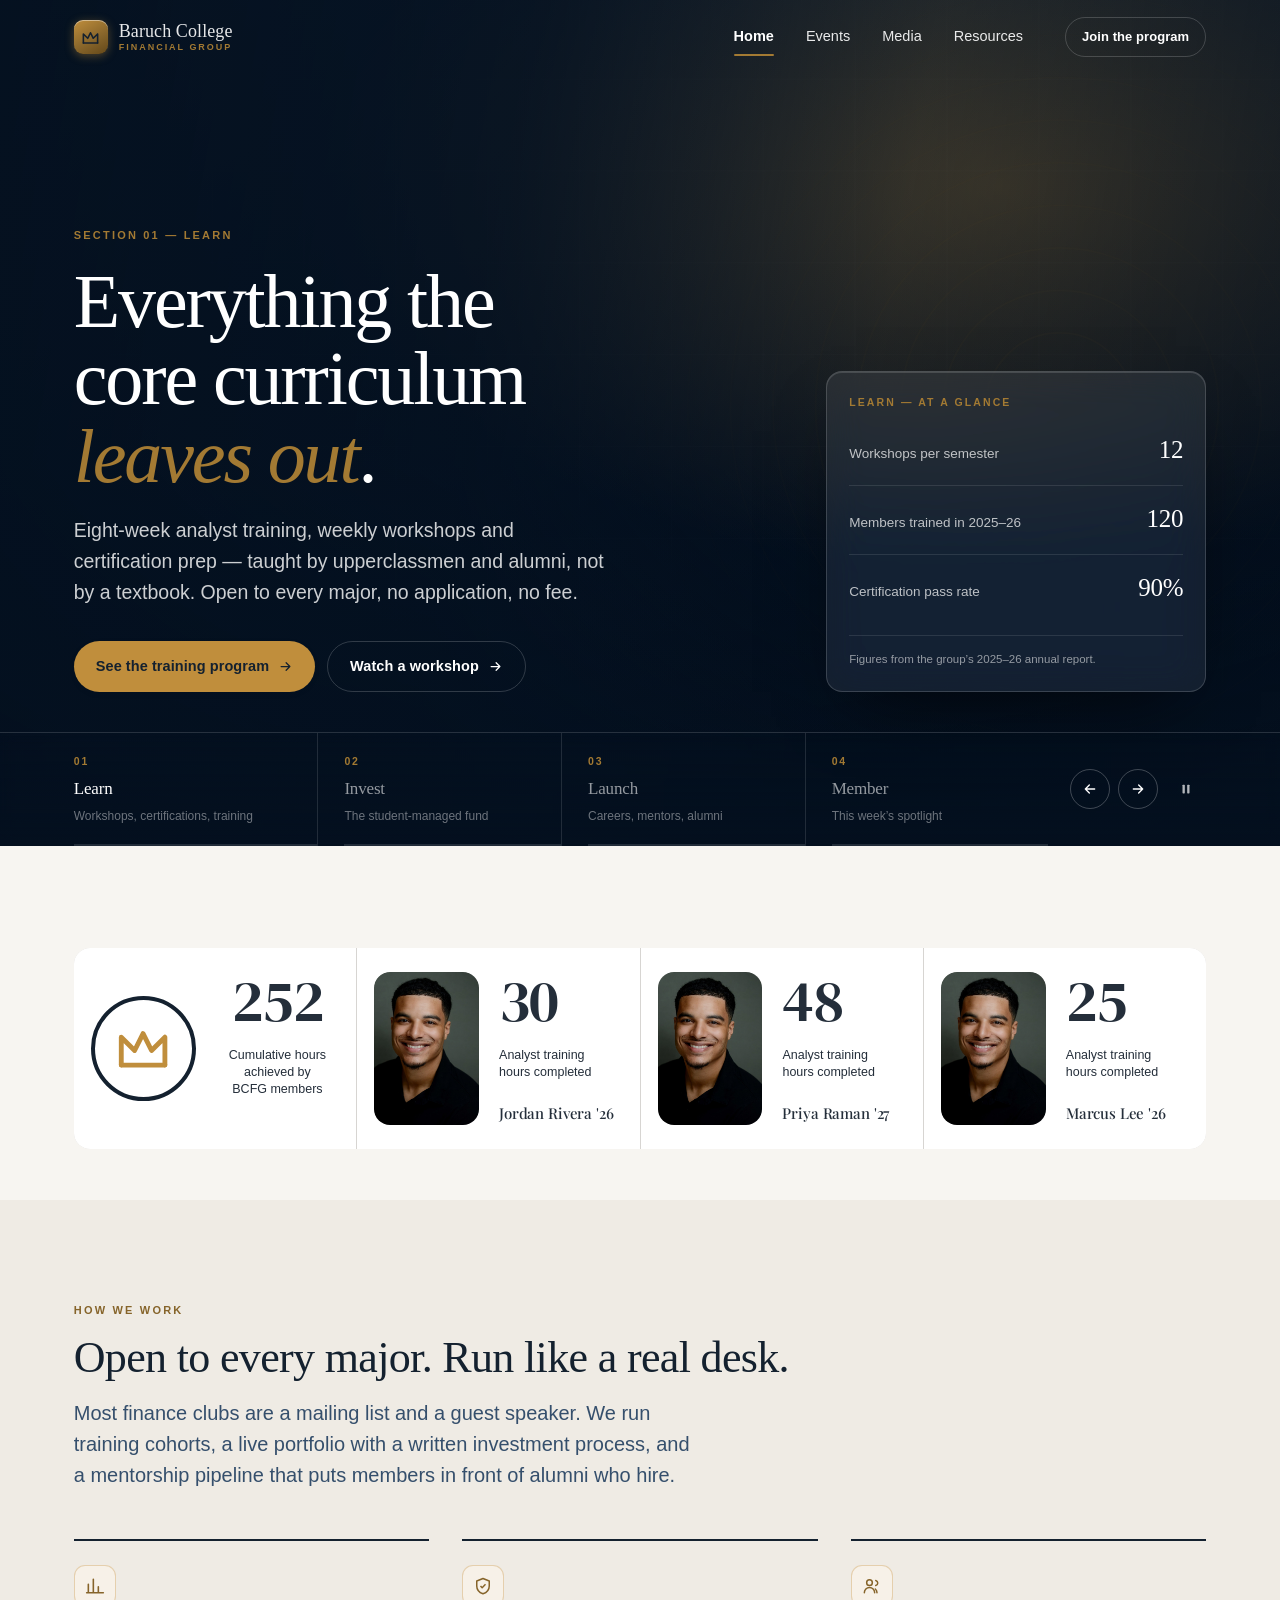
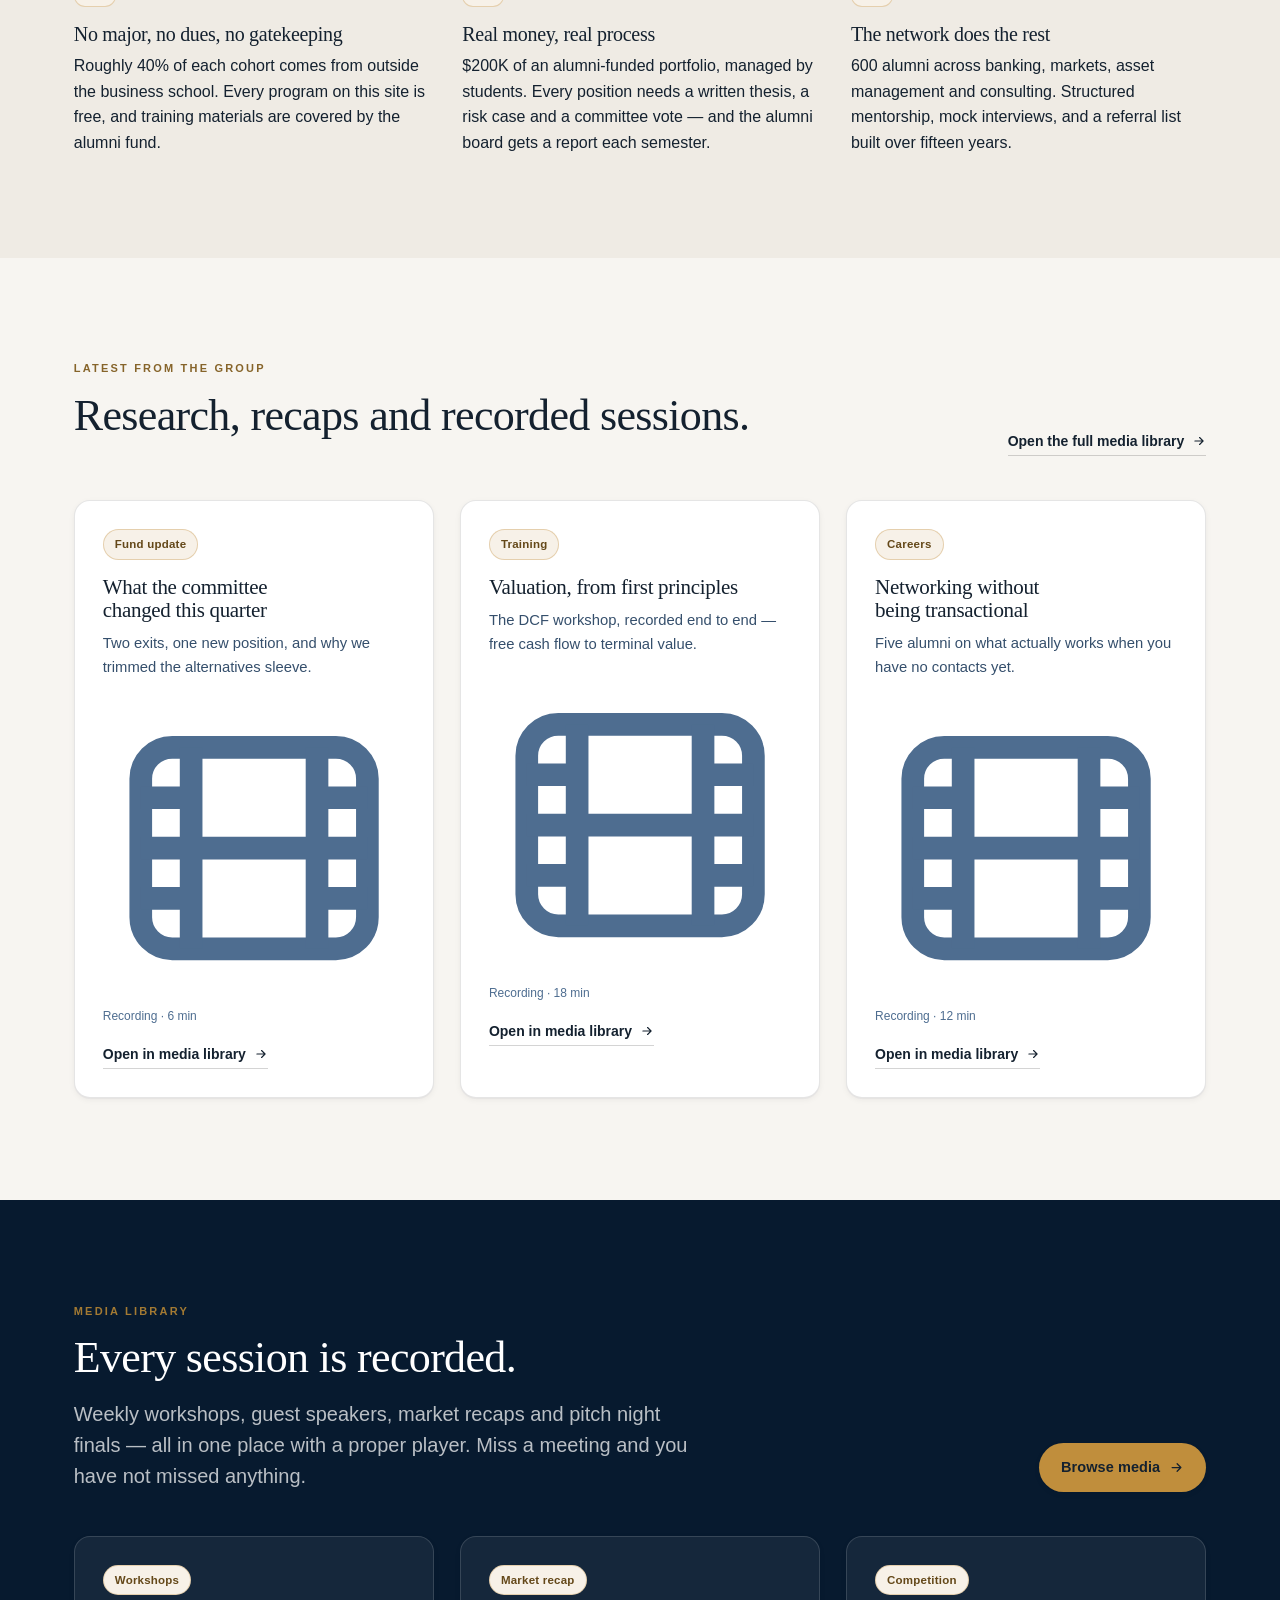
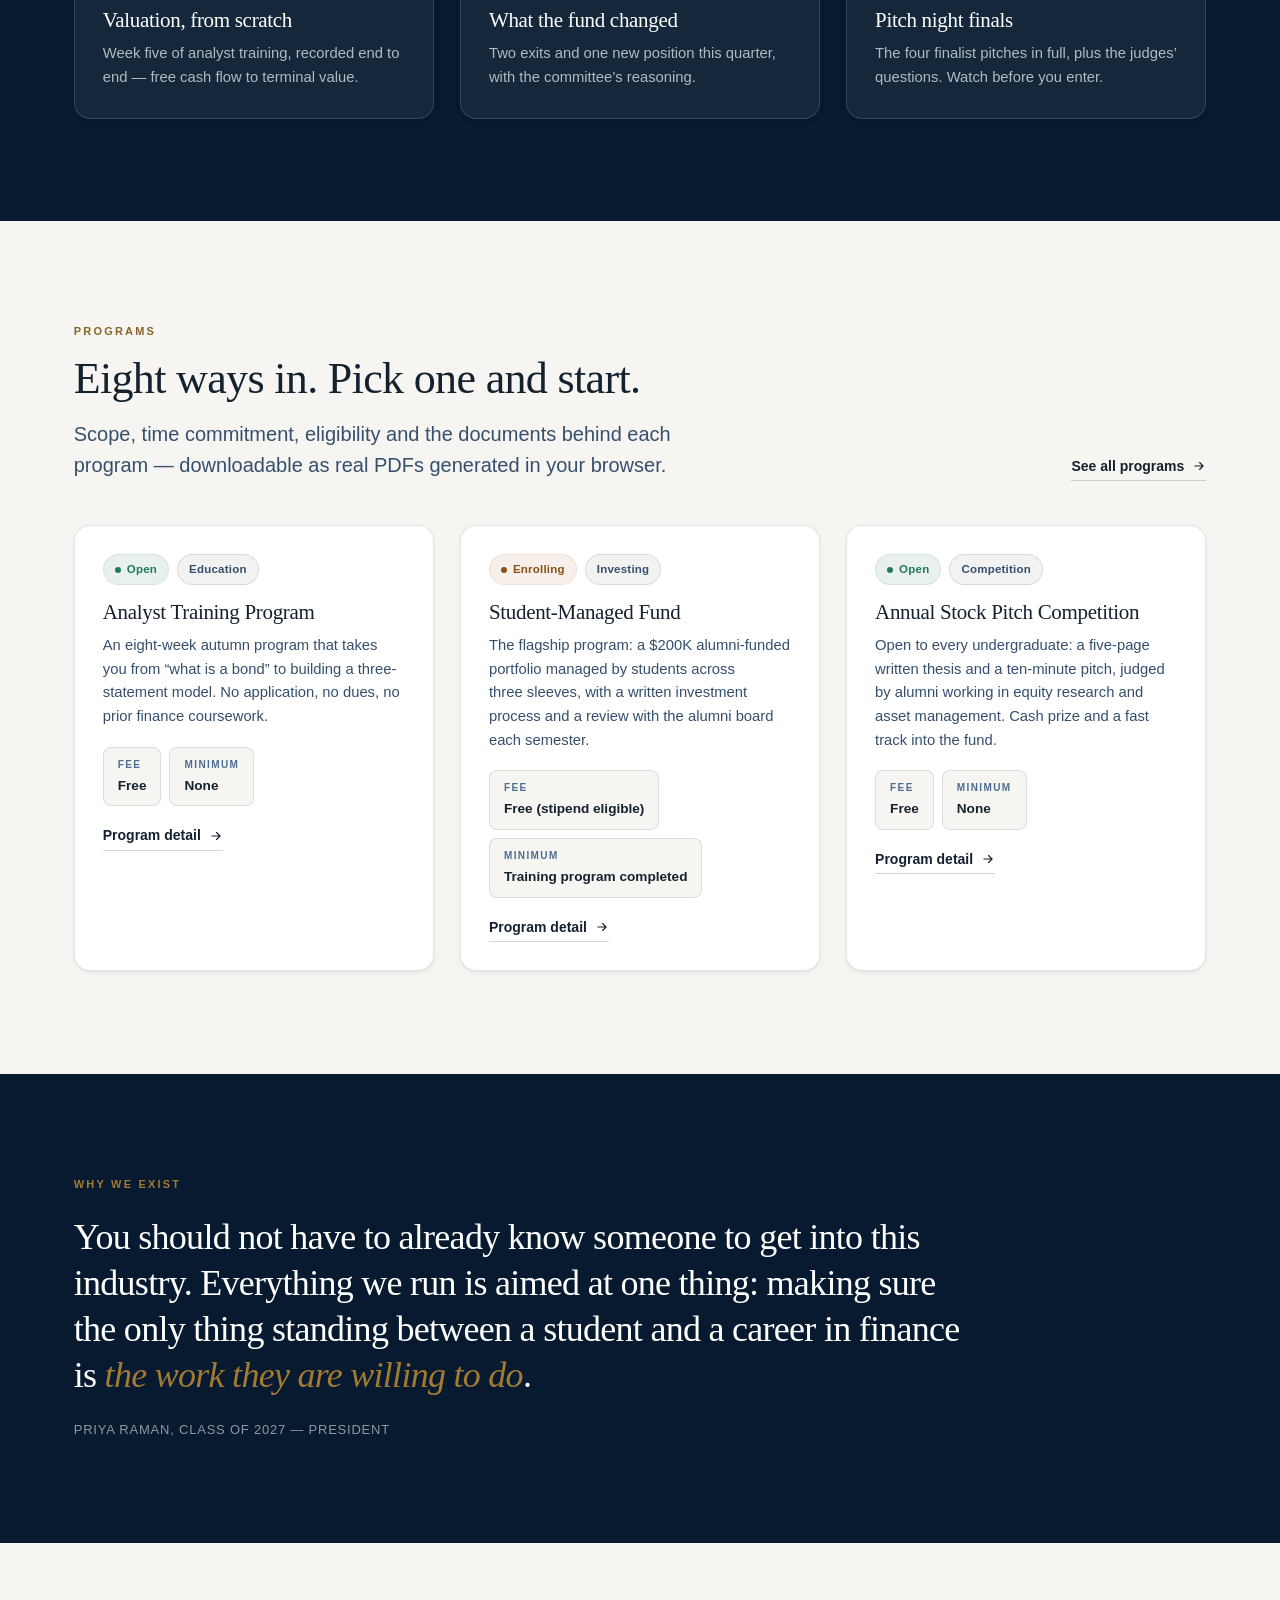
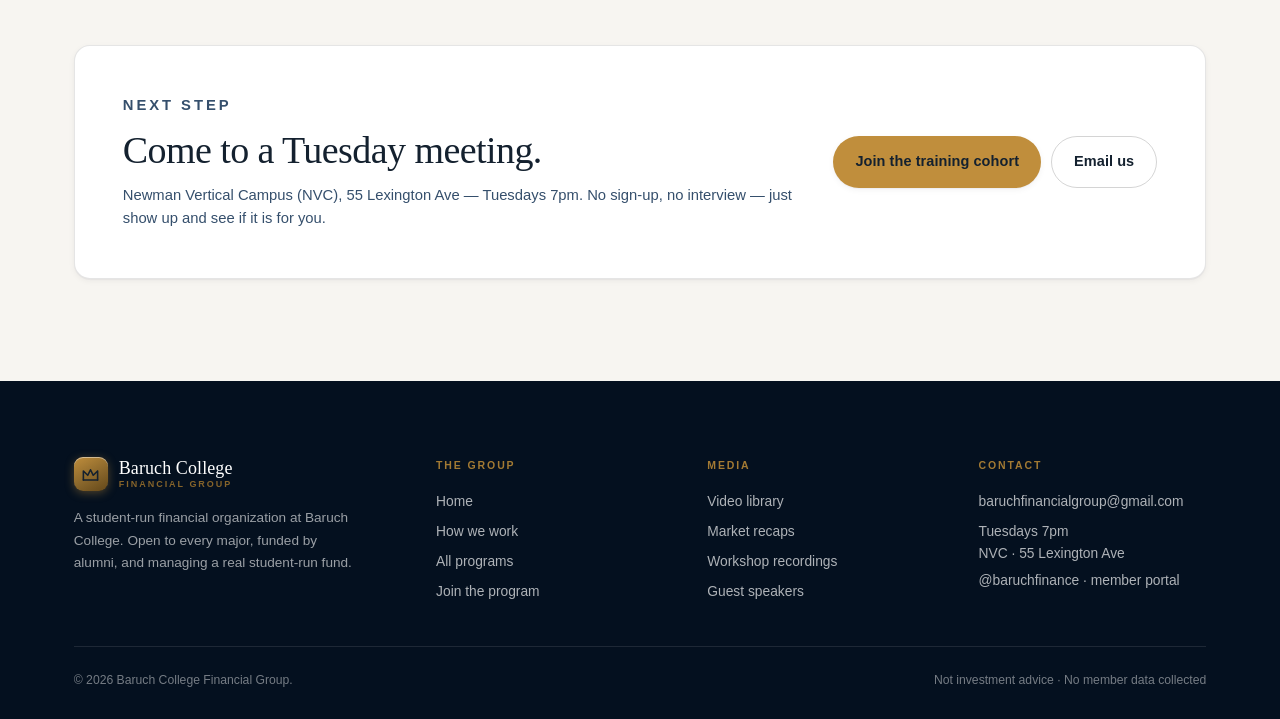
<file: index.html>
<!DOCTYPE html>
<html lang="en">
<head>
<meta charset="utf-8">
<meta name="viewport" content="width=device-width, initial-scale=1, viewport-fit=cover">
<title>Baruch College Financial Group — Learn the markets. Run real money.</title>
<meta name="description" content="A student-run financial group at Baruch College: analyst training, a $200K student-managed fund, a pitch competition and a 600-strong alumni network.">
<meta name="color-scheme" content="light dark">
<meta name="theme-color" content="#07101f">
<meta property="og:type" content="website">
<meta property="og:site_name" content="Baruch College Financial Group">
<meta property="og:title" content="Baruch College Financial Group — Learn the markets. Run real money.">
<meta property="og:description" content="A student-run financial group at Baruch College: analyst training, a $200K student-managed fund, a pitch competition and a 600-strong alumni network.">
<!-- TODO: make og:image / og:url absolute once you have a domain -->
<meta property="og:image" content="assets/og.jpg">
<meta name="twitter:card" content="summary_large_image">
<meta name="twitter:title" content="Baruch College Financial Group — Learn the markets. Run real money.">
<meta name="twitter:description" content="A student-run financial group at Baruch College: analyst training, a $200K student-managed fund, a pitch competition and a 600-strong alumni network.">
<meta name="twitter:image" content="assets/og.jpg">
<link rel="preconnect" href="https://fonts.googleapis.com">
<link rel="preconnect" href="https://fonts.gstatic.com" crossorigin>
<link href="https://fonts.googleapis.com/css2?family=DM+Serif+Display&family=Playfair+Display:wght@400;500;600&display=swap" rel="stylesheet">
<link rel="stylesheet" href="assets/css/styles.css">
<link rel="stylesheet" href="assets/css/themes.css">
<link rel="icon" href="assets/favicon.svg" type="image/svg+xml">
<script>
  /* Locked to the Ivory & Navy style. */
  document.documentElement.dataset.theme = 'ivory';
</script>
</head>
<body data-page="home">
<a class="skip" href="#main">Skip to content</a>

<main id="main">
  <!-- ── Front-page carousel: four sections (Learn / Invest / Launch / Member) ── -->
  <section id="heroCarousel" class="hero" aria-label="Featured sections"
           aria-roledescription="carousel"></section>

  <!-- ── Member training hours ── -->
  <section id="aumBand" class="section" style="padding-bottom:clamp(30px,4vw,54px)"
           aria-label="Member training hours">
    <noscript><div class="wrap"><p>Enable JavaScript to see the figures and interactive features.</p></div></noscript>
  </section>

  <!-- ── How we work ── -->
  <section class="section paper2" id="approach">
    <div class="wrap">
      <div class="section-head reveal">
        <p class="eyebrow">How we work</p>
        <h2>Open to every major. Run like a real desk.</h2>
        <p class="lede">Most finance clubs are a mailing list and a guest speaker. We run training cohorts, a live portfolio with a written investment process, and a mentorship pipeline that puts members in front of alumni who hire.</p>
      </div>

      <div class="feature-row">
        <article class="feature reveal d1">
          <span class="ico" aria-hidden="true">
            <svg viewBox="0 0 24 24" fill="none" stroke="currentColor" stroke-width="1.9" stroke-linecap="round" stroke-linejoin="round"><path d="M4 20V10M10 20V4M16 20v-7M22 20H2"/></svg>
          </span>
          <h3>No major, no dues, no gatekeeping</h3>
          <p>Roughly 40% of each cohort comes from outside the business school. Every program on this site is free, and training materials are covered by the alumni fund.</p>
        </article>
        <article class="feature reveal d2">
          <span class="ico" aria-hidden="true">
            <svg viewBox="0 0 24 24" fill="none" stroke="currentColor" stroke-width="1.8" stroke-linejoin="round"><path d="M12 3l7.5 3v6c0 4.6-3.1 7.9-7.5 9.4C7.6 19.9 4.5 16.6 4.5 12V6z"/><path d="M9 12l2 2 4-4"/></svg>
          </span>
          <h3>Real money, real process</h3>
          <p>$200K of an alumni-funded portfolio, managed by students. Every position needs a written thesis, a risk case and a committee vote — and the alumni board gets a report each semester.</p>
        </article>
        <article class="feature reveal d3">
          <span class="ico" aria-hidden="true">
            <svg viewBox="0 0 24 24" fill="none" stroke="currentColor" stroke-width="1.8" stroke-linecap="round" stroke-linejoin="round"><circle cx="9" cy="8" r="3.4"/><path d="M2.8 20a6.2 6.2 0 0 1 12.4 0"/><path d="M16.5 5.3a3.2 3.2 0 0 1 0 6.2M18 20a5.8 5.8 0 0 0-2-4.4"/></svg>
          </span>
          <h3>The network does the rest</h3>
          <p>600 alumni across banking, markets, asset management and consulting. Structured mentorship, mock interviews, and a referral list built over fifteen years.</p>
        </article>
      </div>
    </div>
  </section>

  <!-- ── Featured research + recordings ── -->
  <section class="section" id="insights">
    <div class="wrap">
      <div class="split-head">
        <div class="section-head">
          <p class="eyebrow">Latest from the group</p>
          <h2>Research, recaps and recorded sessions.</h2>
        </div>
        <a class="link-arrow" href="media.html">Open the full media library
          <svg viewBox="0 0 24 24" fill="none" stroke="currentColor" stroke-width="2" stroke-linecap="round" stroke-linejoin="round"><path d="M5 12h14M13 6l6 6-6 6"/></svg>
        </a>
      </div>
      <div class="grid g3" id="insightRail"></div>
    </div>
  </section>

  <!-- ── Media teaser ── -->
  <section class="section ink">
    <div class="wrap">
      <div class="split-head">
        <div class="section-head">
          <p class="eyebrow on-dark">Media library</p>
          <h2 style="color:#fff">Every session is recorded.</h2>
          <p class="lede" style="color:rgba(255,255,255,.72)">Weekly workshops, guest speakers, market recaps and pitch night finals — all in one place with a proper player. Miss a meeting and you have not missed anything.</p>
        </div>
        <a class="btn brass" href="media.html">Browse media
          <svg viewBox="0 0 24 24" fill="none" stroke="currentColor" stroke-width="2" stroke-linecap="round" stroke-linejoin="round"><path d="M5 12h14M13 6l6 6-6 6"/></svg>
        </a>
      </div>

      <div class="grid g3 reveal">
        <a class="card card-pad" href="media.html?tag=Workshop" style="background:rgba(255,255,255,.06);border-color:rgba(255,255,255,.14);color:#fff">
          <span class="pill">Workshops</span>
          <h3 style="color:#fff;margin-top:14px">Valuation, from scratch</h3>
          <p style="color:rgba(255,255,255,.68)">Week five of analyst training, recorded end to end — free cash flow to terminal value.</p>
        </a>
        <a class="card card-pad" href="media.html?tag=Market+Update" style="background:rgba(255,255,255,.06);border-color:rgba(255,255,255,.14);color:#fff">
          <span class="pill">Market recap</span>
          <h3 style="color:#fff;margin-top:14px">What the fund changed</h3>
          <p style="color:rgba(255,255,255,.68)">Two exits and one new position this quarter, with the committee’s reasoning.</p>
        </a>
        <a class="card card-pad" href="media.html?tag=Competition" style="background:rgba(255,255,255,.06);border-color:rgba(255,255,255,.14);color:#fff">
          <span class="pill">Competition</span>
          <h3 style="color:#fff;margin-top:14px">Pitch night finals</h3>
          <p style="color:rgba(255,255,255,.68)">The four finalist pitches in full, plus the judges’ questions. Watch before you enter.</p>
        </a>
      </div>
    </div>
  </section>

  <!-- ── Programs teaser ── -->
  <section class="section">
    <div class="wrap">
      <div class="split-head">
        <div class="section-head">
          <p class="eyebrow">Programs</p>
          <h2>Eight ways in. Pick one and start.</h2>
          <p class="lede">Scope, time commitment, eligibility and the documents behind each program — downloadable as real PDFs generated in your browser.</p>
        </div>
        <a class="link-arrow" href="resources.html">See all programs
          <svg viewBox="0 0 24 24" fill="none" stroke="currentColor" stroke-width="2" stroke-linecap="round" stroke-linejoin="round"><path d="M5 12h14M13 6l6 6-6 6"/></svg>
        </a>
      </div>
      <div class="grid g3" id="featuredPrograms"></div>
    </div>
  </section>

  <!-- ── Quote ── -->
  <section class="section ink">
    <div class="wrap reveal">
      <p class="eyebrow on-dark">Why we exist</p>
      <blockquote class="quote" style="margin:20px 0 0">
        You should not have to already know someone to get into this industry.
        Everything we run is aimed at one thing: making sure the only thing standing between
        a student and a career in finance is <em>the work they are willing to do</em>.
      </blockquote>
      <p class="attrib">Priya Raman, Class of 2027 — President</p>
    </div>
  </section>

  <!-- ── Final CTA ── -->
  <section class="section">
    <div class="wrap">
      <div class="card card-pad reveal" style="display:grid;grid-template-columns:minmax(0,1fr) auto;gap:28px;align-items:center;padding:clamp(28px,4vw,48px)">
        <div>
          <p class="eyebrow">Next step</p>
          <h2 style="font-size:clamp(26px,3.2vw,38px);margin-top:12px">Come to a Tuesday meeting.</h2>
          <p class="lede" style="margin-top:12px">Newman Vertical Campus (NVC), 55 Lexington Ave — Tuesdays 7pm. No sign-up, no interview — just show up and see if it is for you.</p>
        </div>
        <div style="display:flex;gap:10px;flex-wrap:wrap">
          <a class="btn brass" href="resources.html?id=analyst-training">Join the training cohort</a>
          <a class="btn ghost" href="mailto:baruchfinancialgroup@gmail.com">Email us</a>
        </div>
      </div>
    </div>
  </section>
</main>

<!-- Bundled so the page runs from file:// by double-click. Edit assets/js/*.js then run: node build.js -->
<script defer src="assets/js/bundle.js"></script>
</body>
</html>
</file>
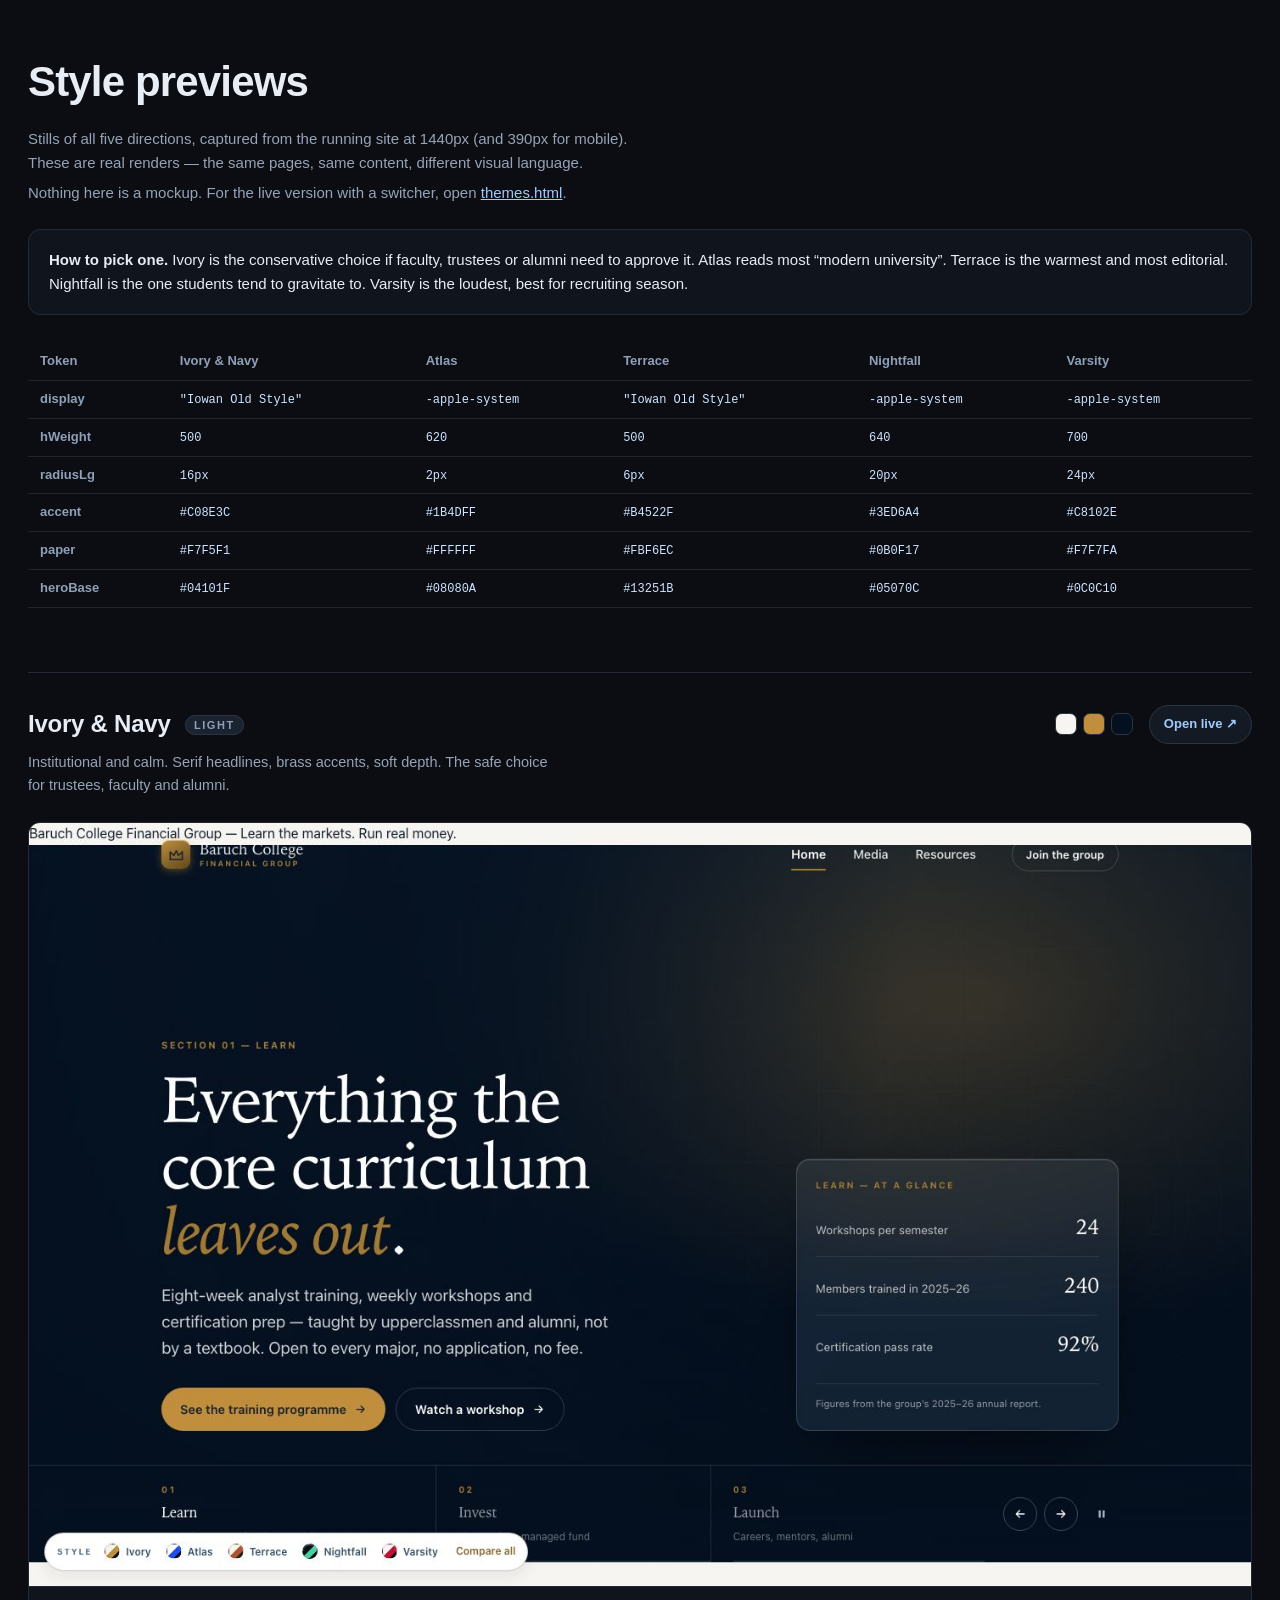
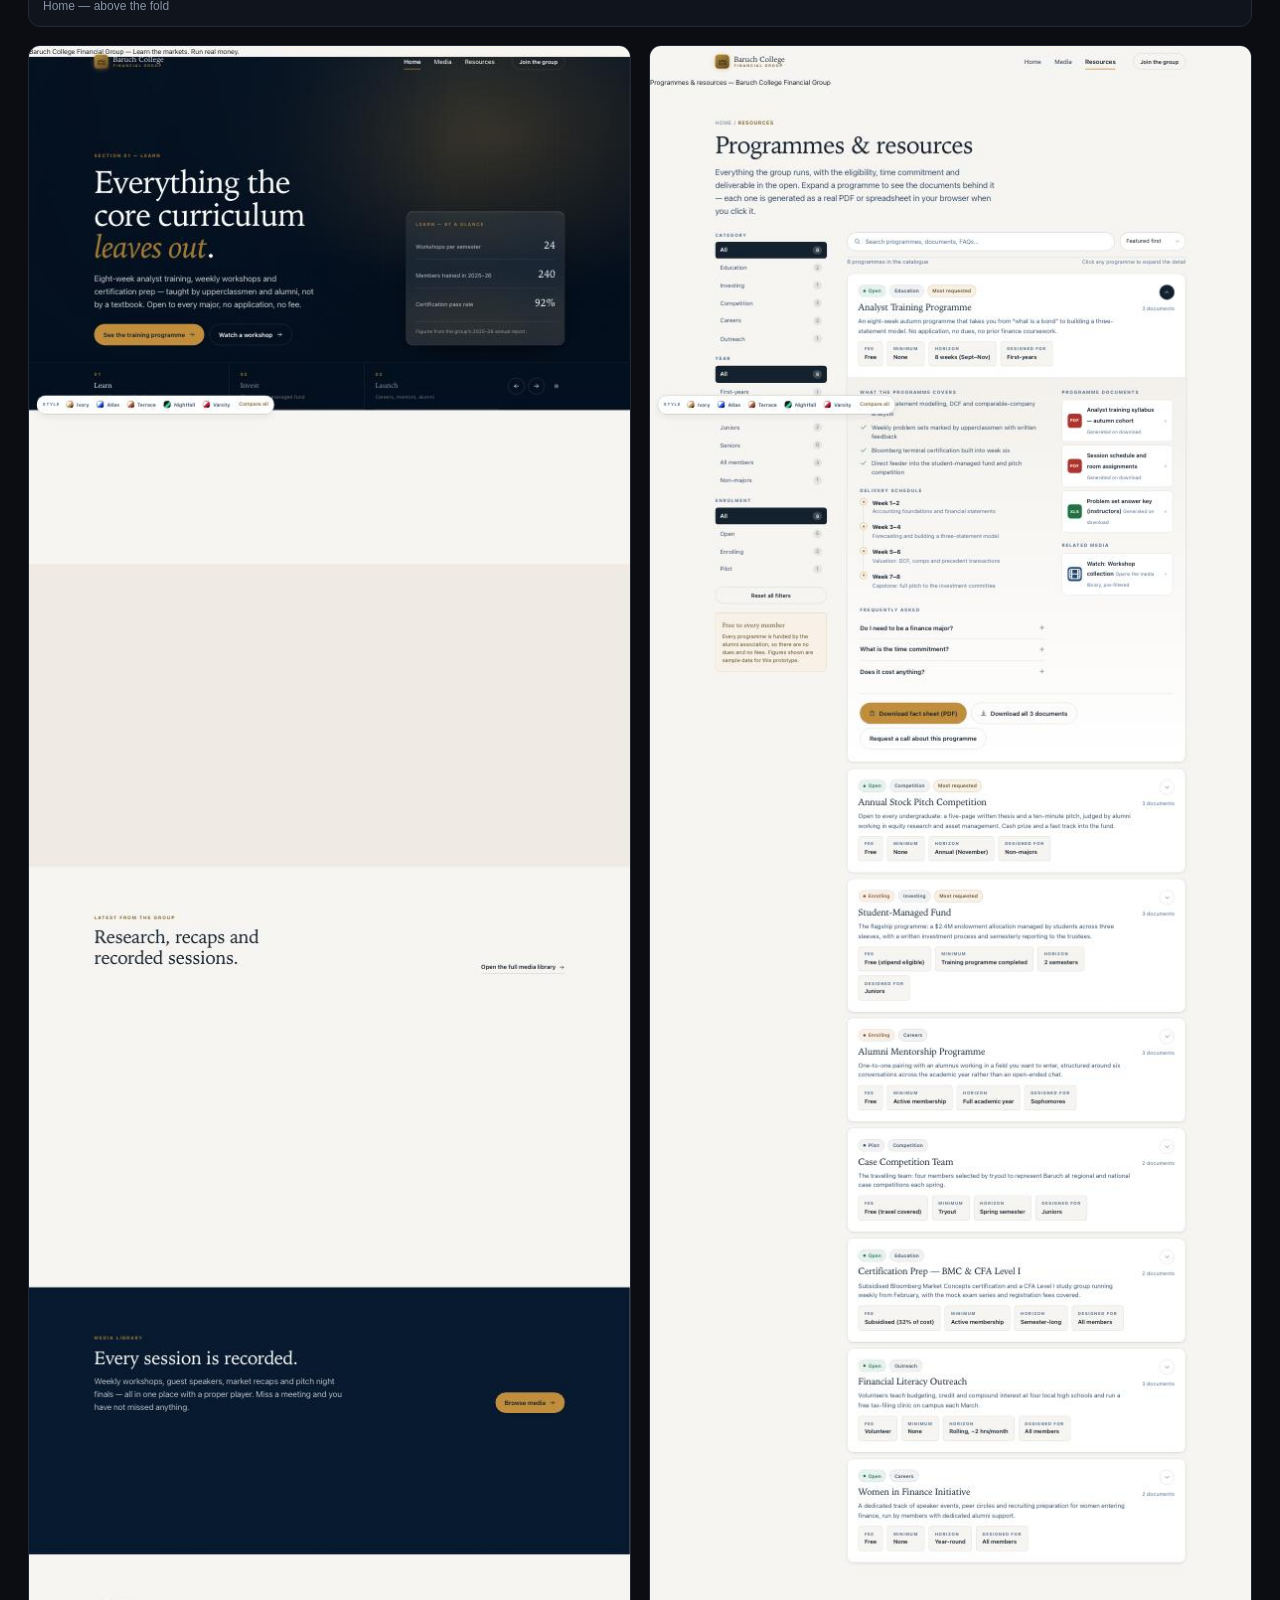
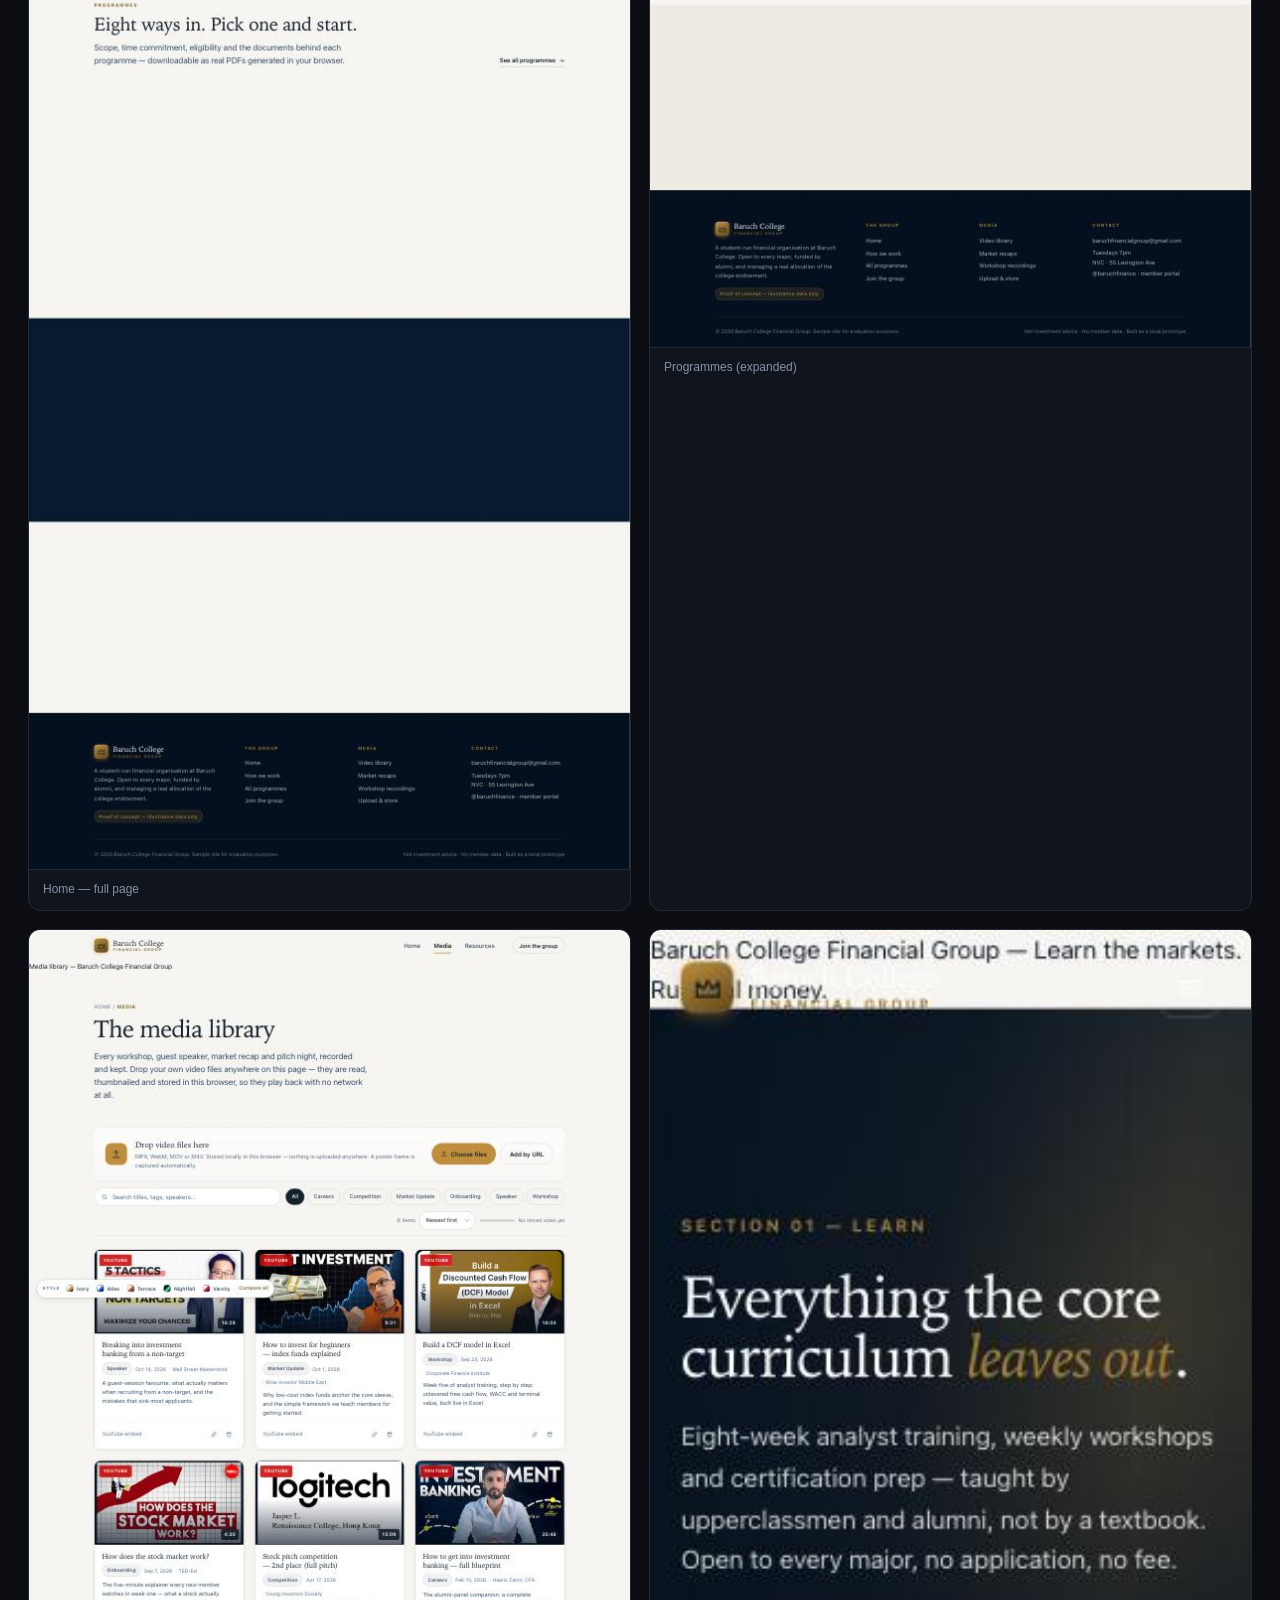
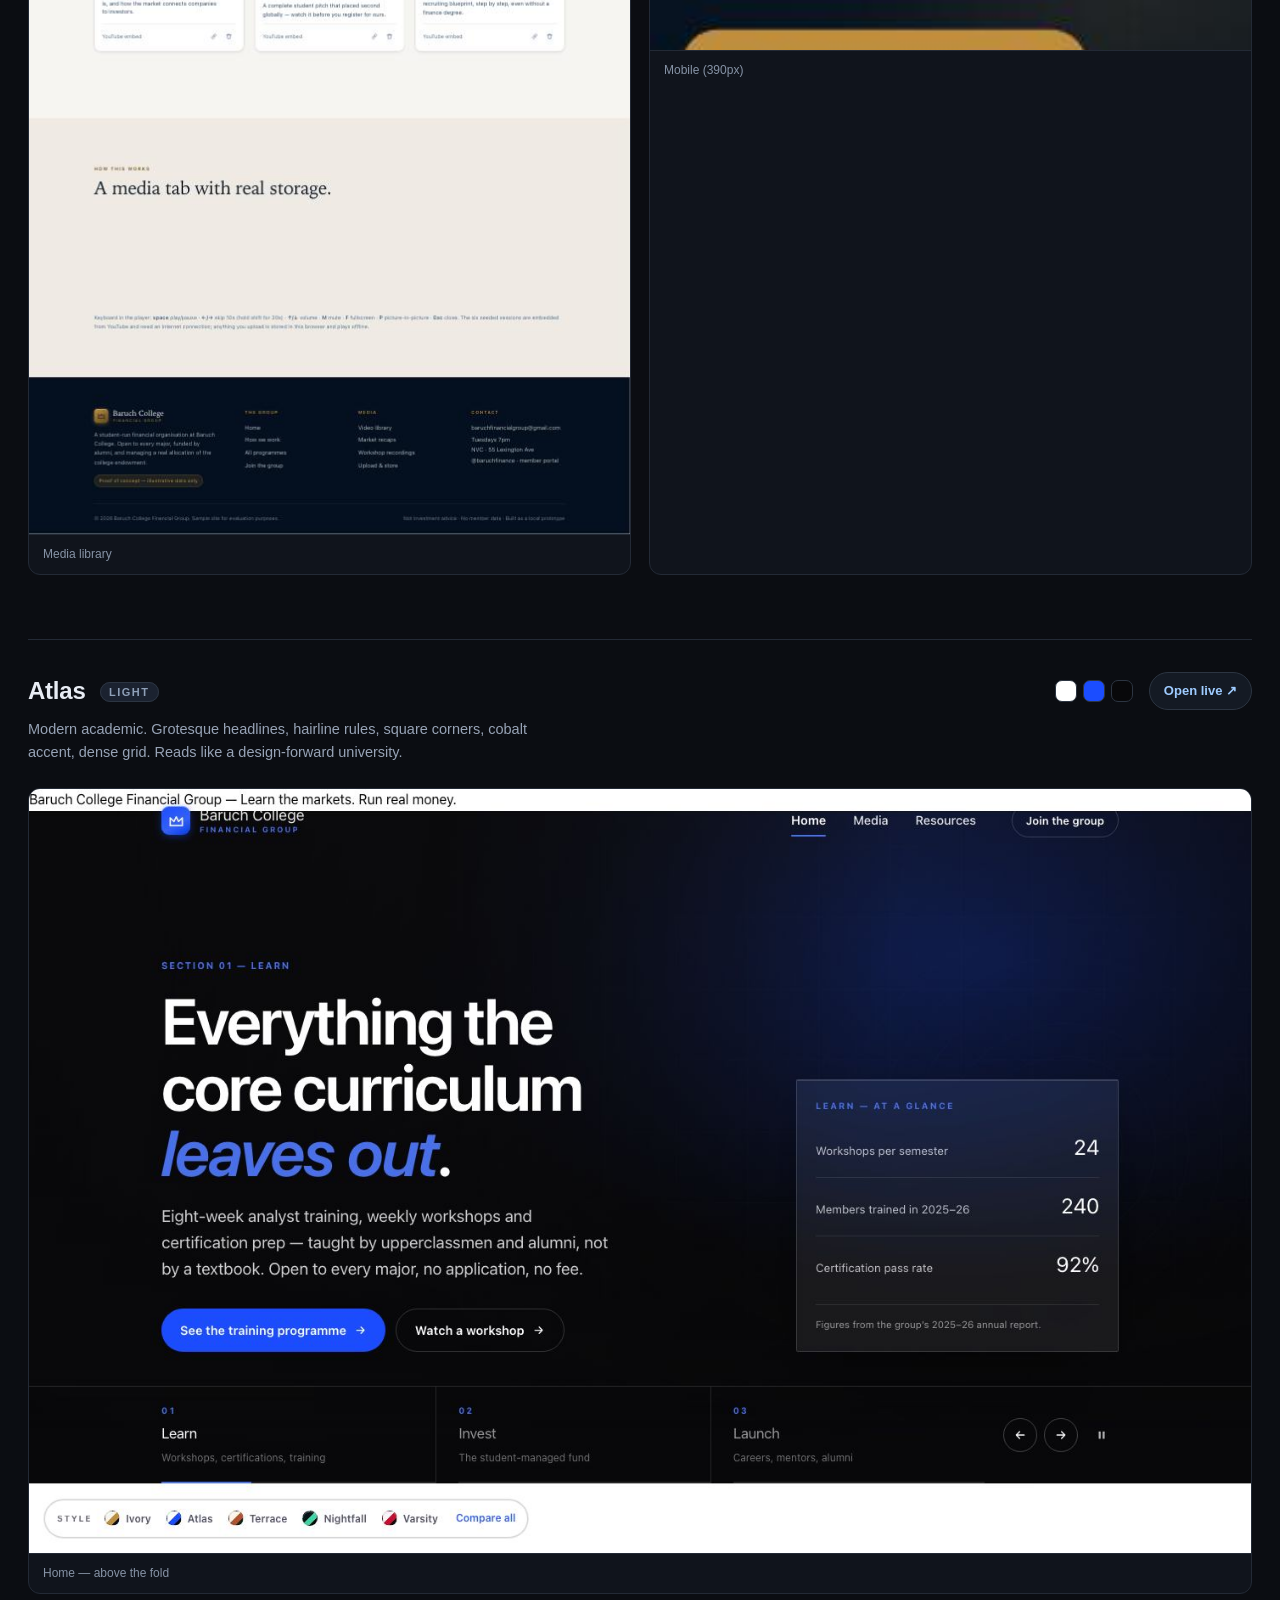
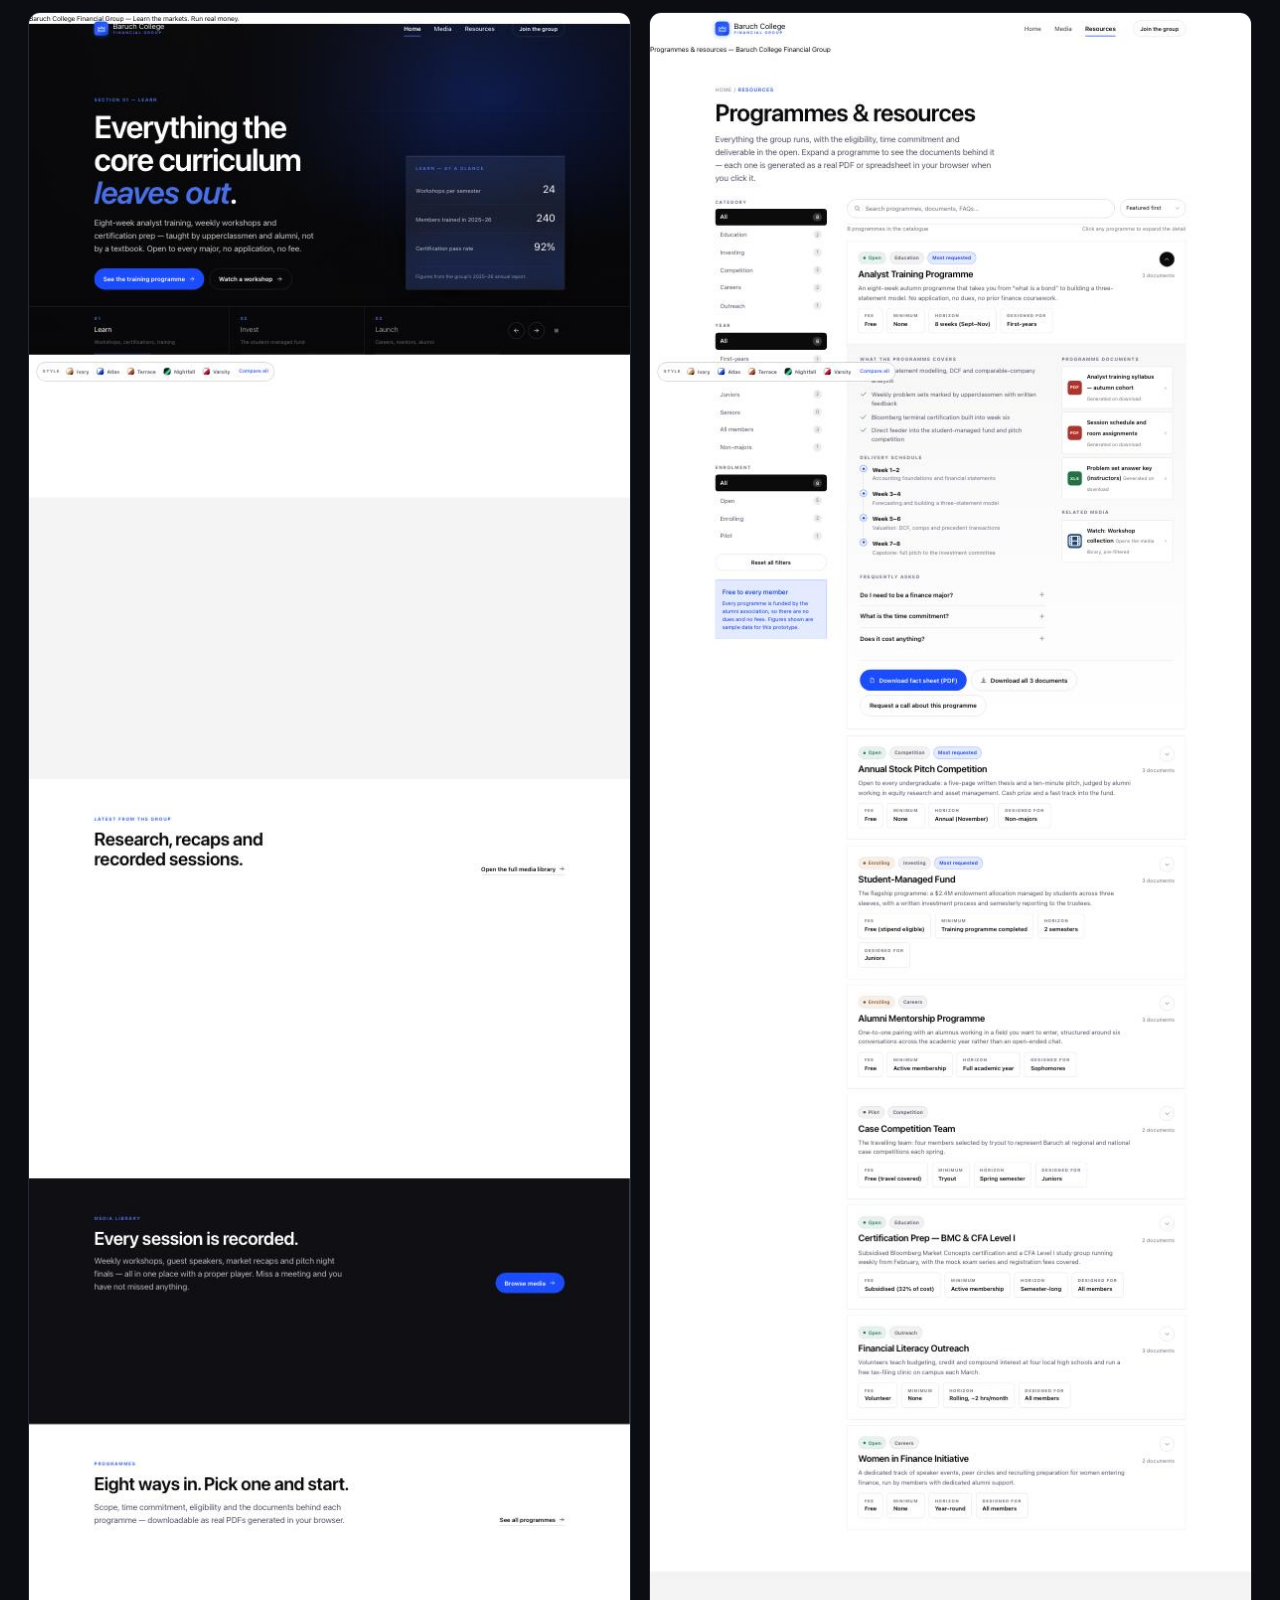
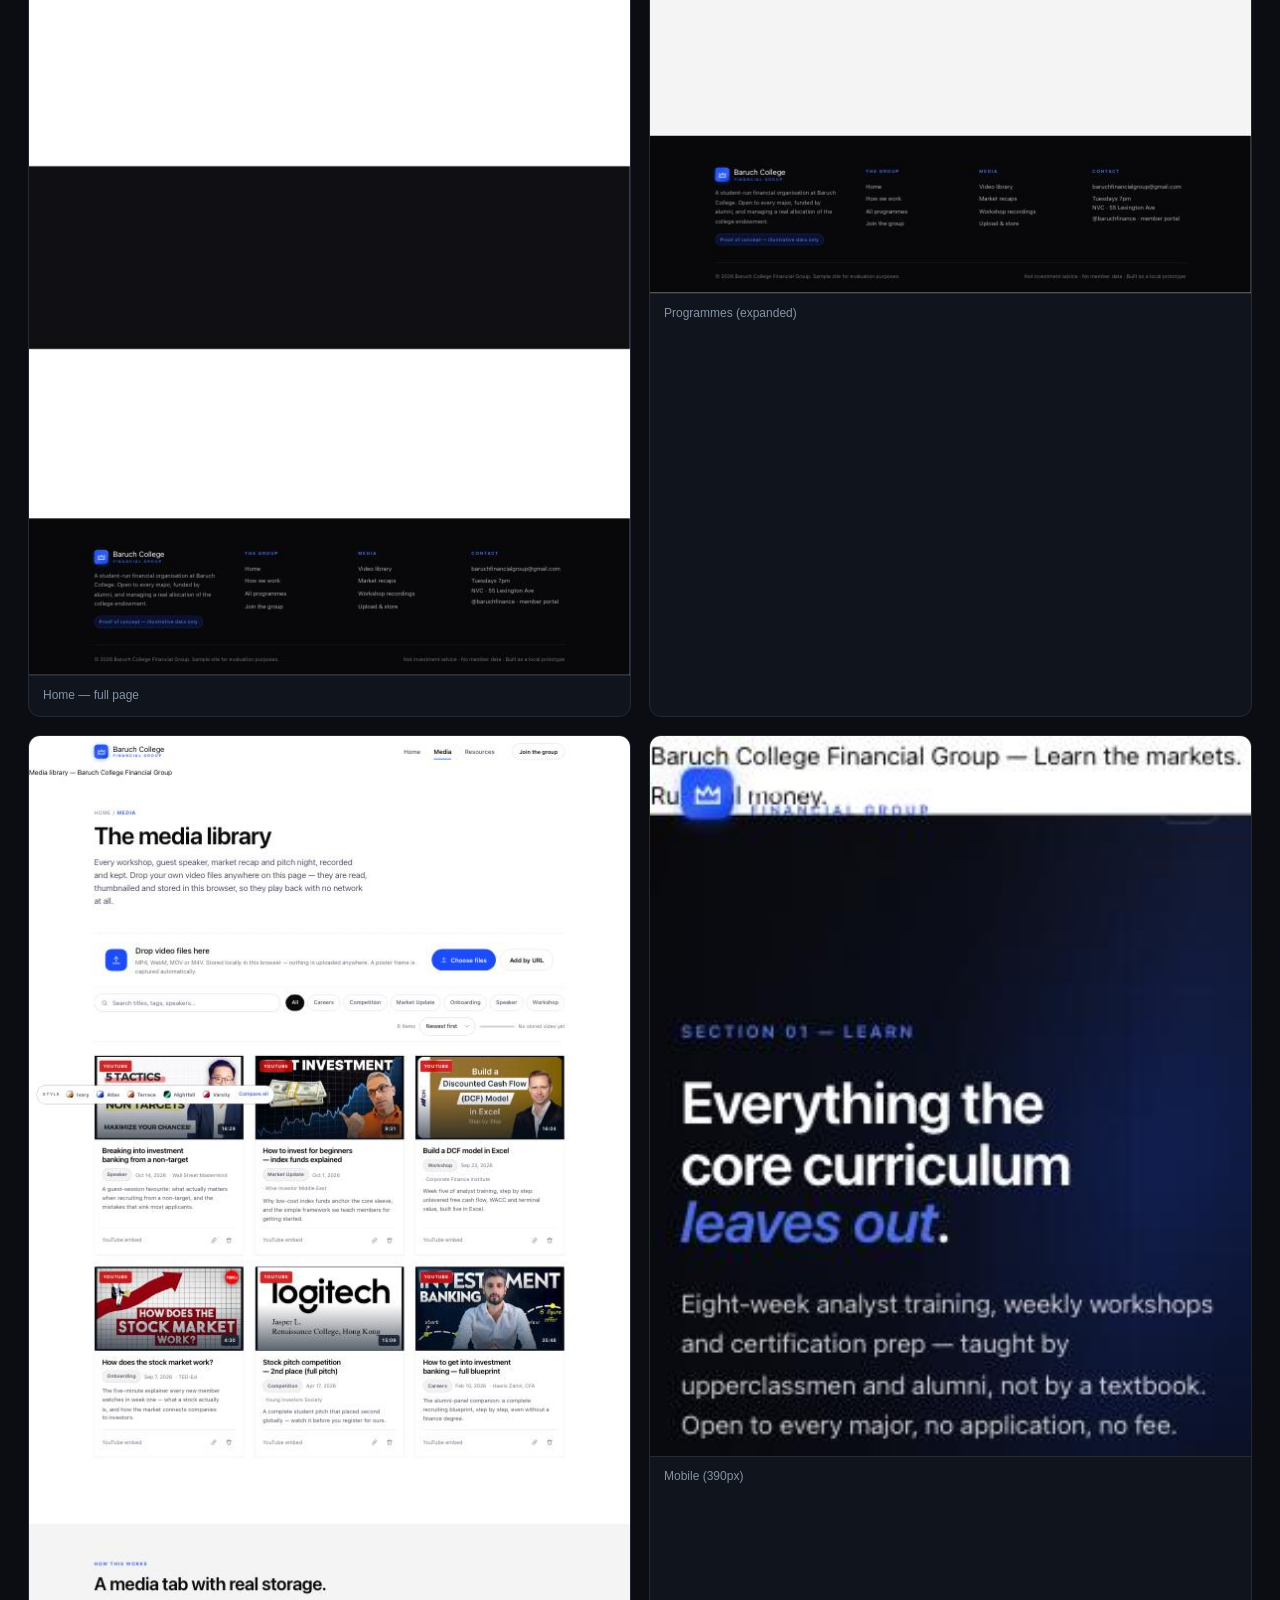
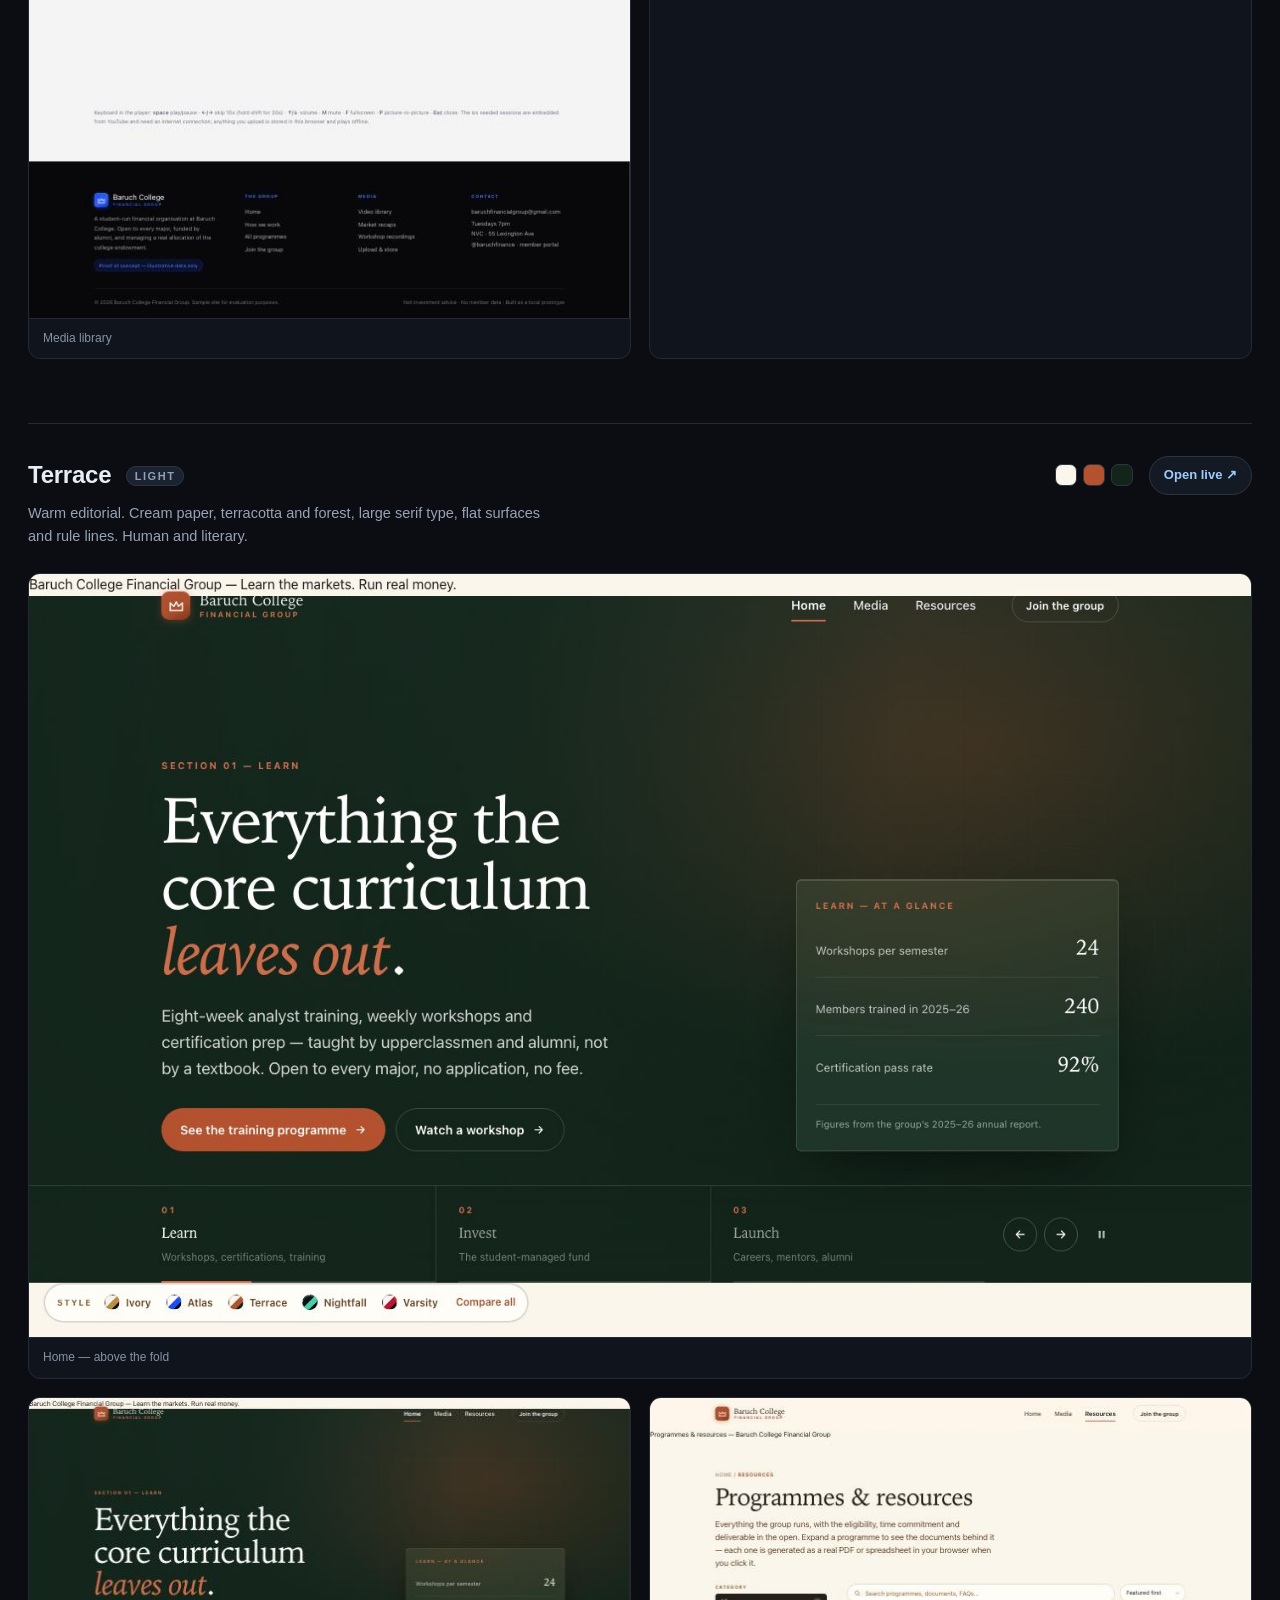
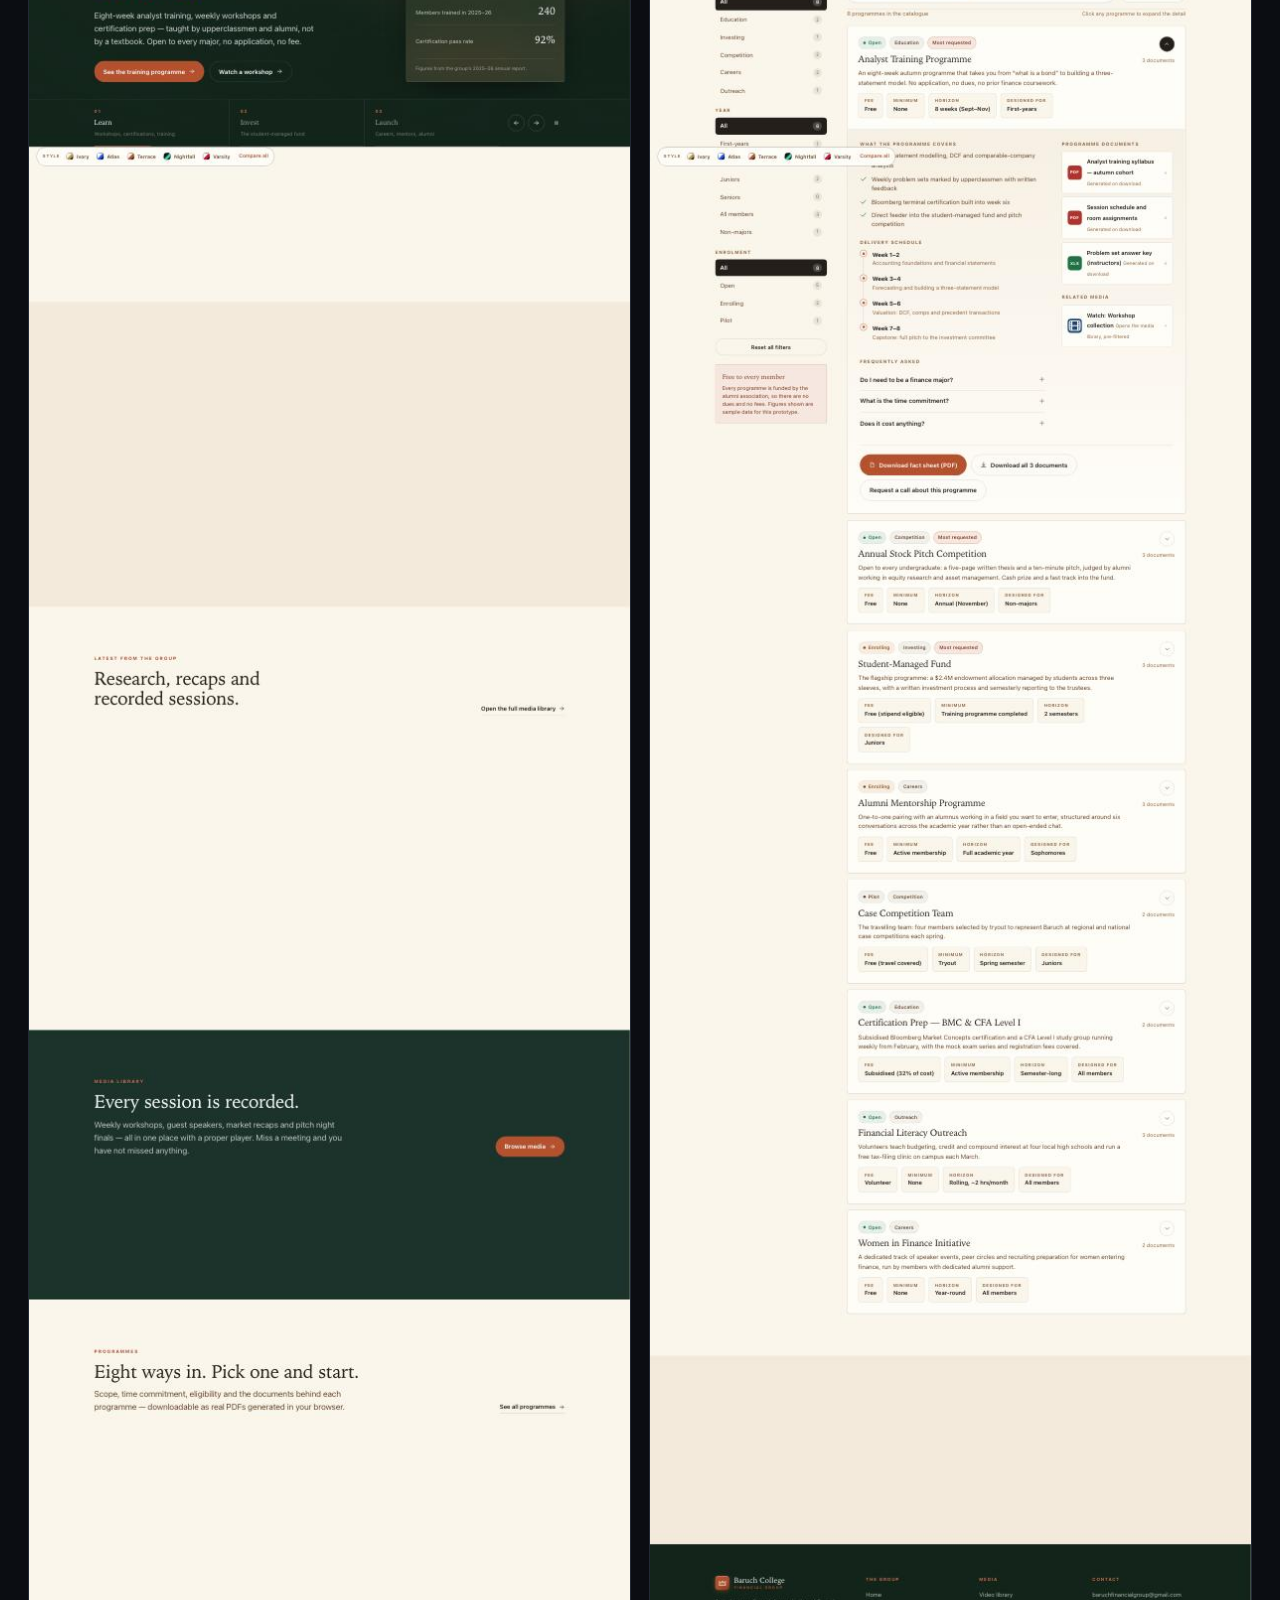
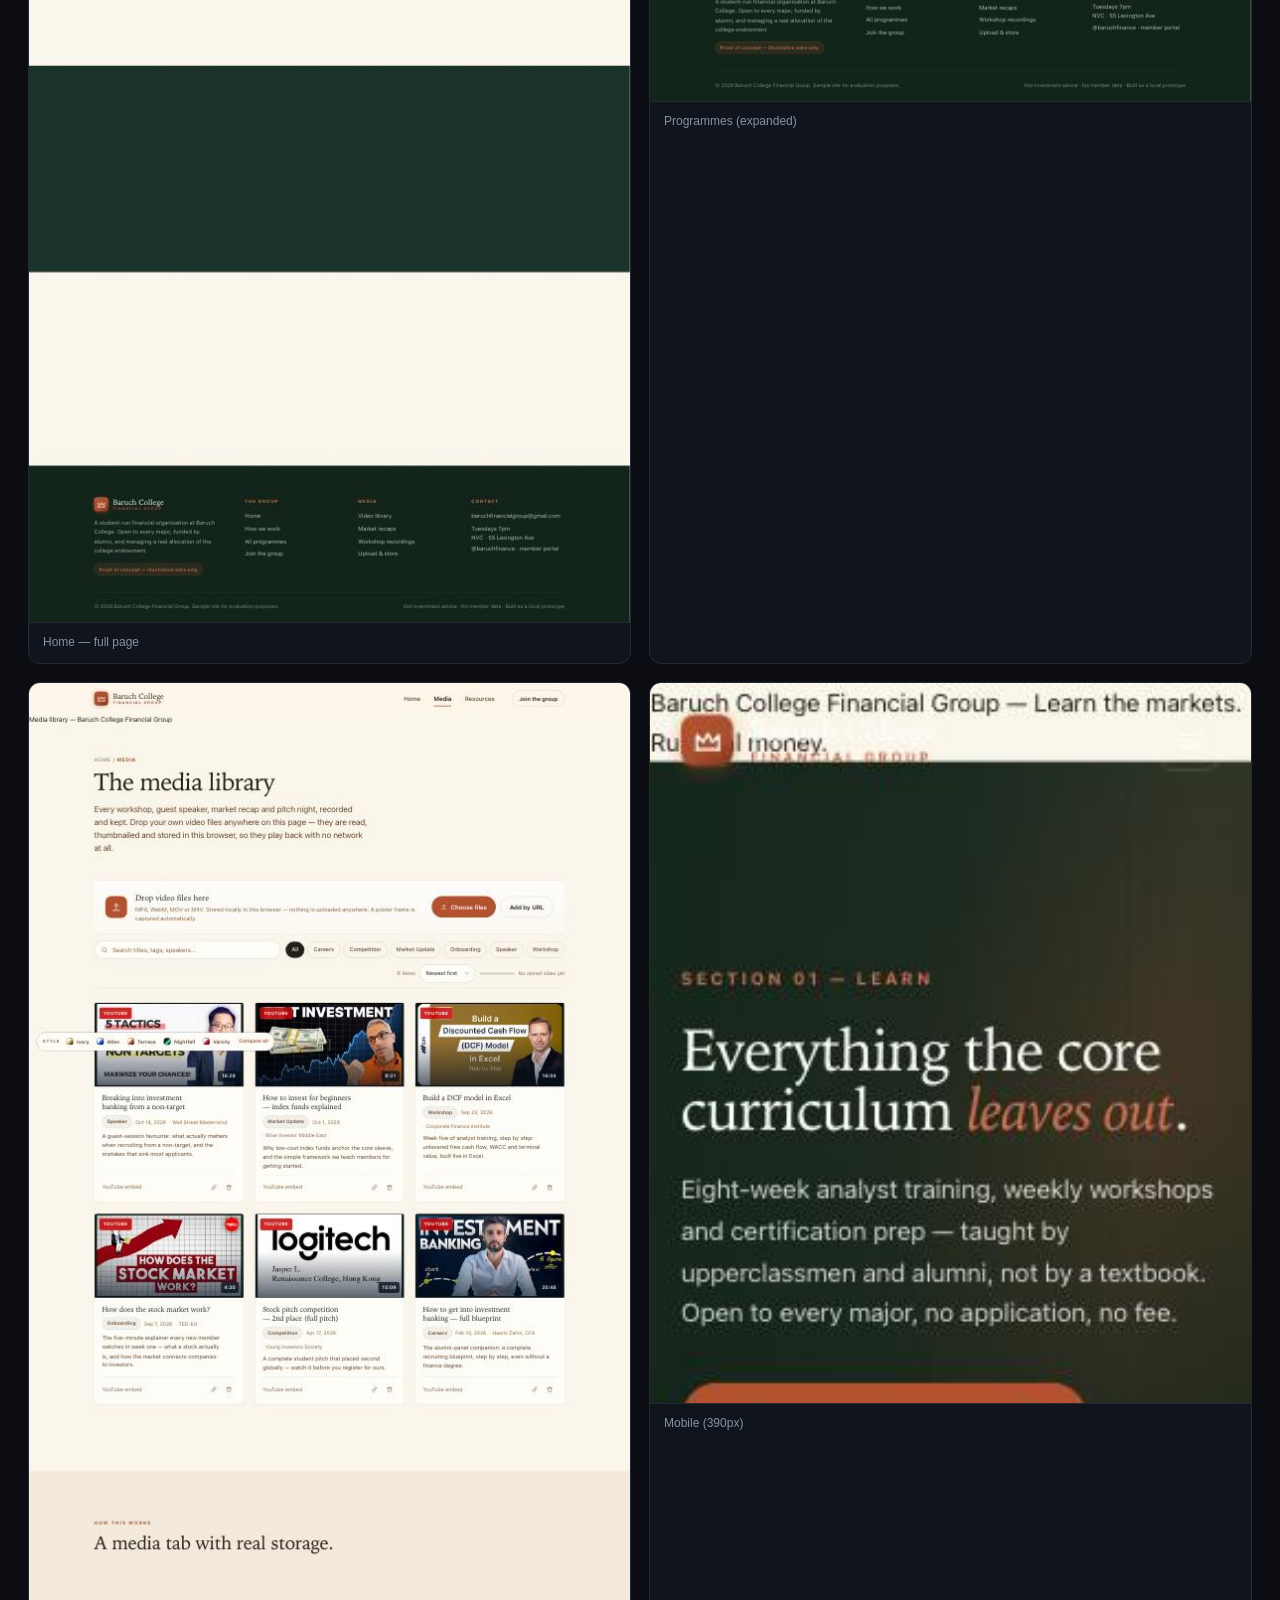
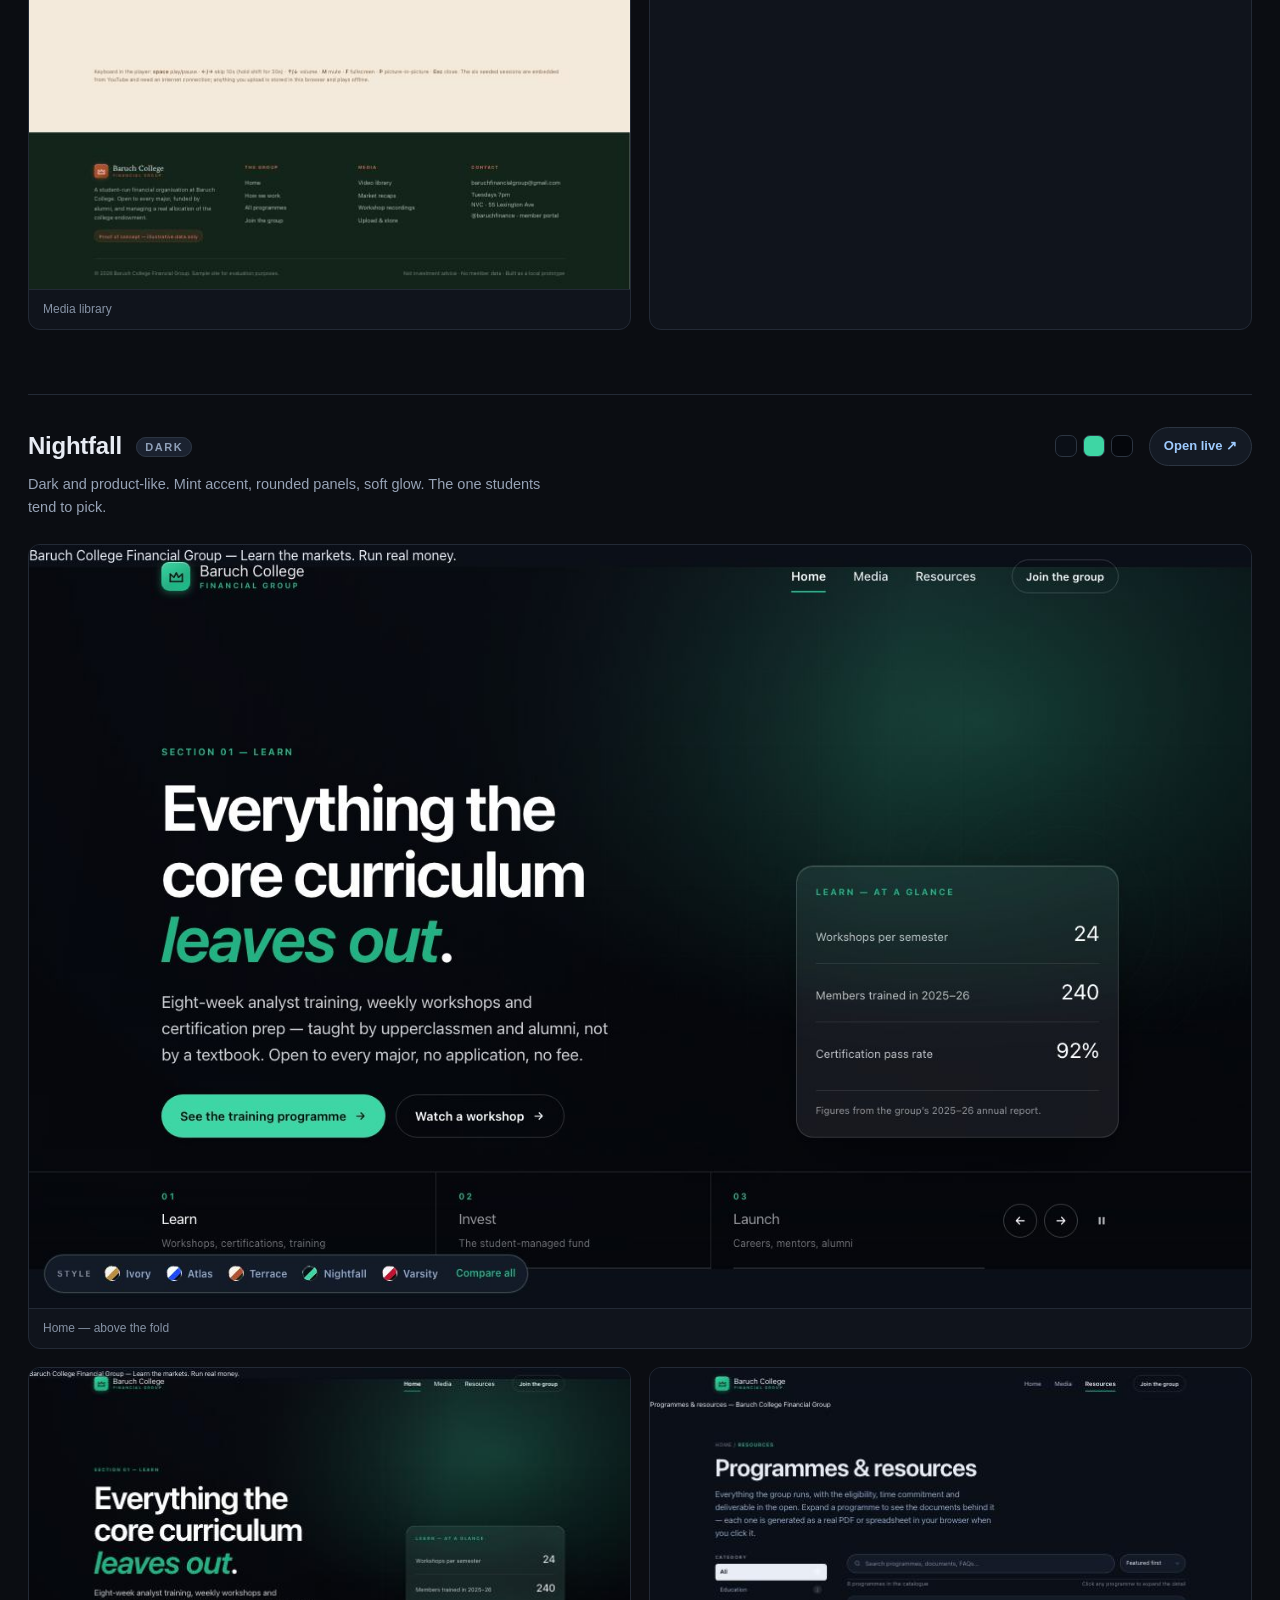
<file: previews/index.html>
<!DOCTYPE html>
<html lang="en">
<head>
<meta charset="utf-8">
<meta name="viewport" content="width=device-width, initial-scale=1">
<title>Style previews — Baruch College Financial Group</title>
<style>
  :root { color-scheme: dark; }
  * { box-sizing: border-box; }
  body {
    margin: 0; background: #0b0d12; color: #e8ecf4;
    font: 15px/1.6 -apple-system, BlinkMacSystemFont, "Segoe UI", Roboto, Helvetica, Arial, sans-serif;
  }
  .wrap { max-width: 1500px; margin: 0 auto; padding: 48px 28px 96px; }
  h1 { font-size: clamp(28px, 3.4vw, 42px); margin: 0 0 12px; letter-spacing: -0.02em; }
  .lede { color: #97a3b6; max-width: 74ch; margin: 0 0 12px; }
  .lede + .lede { margin-top: -6px; }
  a { color: #9ecbff; }
  .theme { margin-top: 64px; border-top: 1px solid #232a36; padding-top: 32px; }
  .theme header { display: flex; gap: 28px; align-items: flex-start; justify-content: space-between; flex-wrap: wrap; }
  .theme h2 { font-size: 24px; margin: 0 0 8px; letter-spacing: -0.01em; }
  .theme .mode { font-size: 11px; text-transform: uppercase; letter-spacing: 0.14em;
    background: #1b2230; border: 1px solid #2c3542; color: #8fa0b8; padding: 3px 8px; border-radius: 999px;
    vertical-align: middle; margin-left: 8px; }
  .theme header p { color: #97a3b6; max-width: 66ch; margin: 0; font-size: 14.5px; }
  .side { display: flex; align-items: center; gap: 16px; }
  .dots { display: flex; gap: 6px; }
  .dots span { width: 22px; height: 22px; border-radius: 7px; border: 1px solid #2c3542; }
  .open { font-size: 13px; font-weight: 600; text-decoration: none; border: 1px solid #2c3542;
    background: #141a24; padding: 8px 14px; border-radius: 999px; }
  .open:hover { background: #1b2230; }
  .strip { display: grid; grid-template-columns: repeat(2, minmax(0,1fr)); gap: 18px; margin-top: 24px; }
  figure { margin: 0; background: #10141c; border: 1px solid #232a36; border-radius: 12px; overflow: hidden; }
  figure img { display: block; width: 100%; height: auto; }
  figure.wide { grid-column: 1 / -1; }
  figure.tall img { max-height: 720px; object-fit: cover; object-position: top; }
  figcaption { font-size: 12px; color: #8693a6; padding: 10px 14px; border-top: 1px solid #232a36; }
  table { border-collapse: collapse; margin-top: 28px; font-size: 13px; width: 100%; }
  th, td { text-align: left; padding: 8px 12px; border-bottom: 1px solid #1e252f; vertical-align: top; }
  th { color: #8fa0b8; font-weight: 600; }
  code { font: 12px ui-monospace, Menlo, monospace; color: #cfe3ff; }
  .note { background: #10141c; border: 1px solid #232a36; border-radius: 12px; padding: 18px 20px; margin-top: 24px; }
  @media (max-width: 820px) { .strip { grid-template-columns: 1fr; } }
</style>
</head>
<body>
<div class="wrap">
  <h1>Style previews</h1>
  <p class="lede">Stills of all five directions, captured from the running site at 1440px (and 390px for mobile).
     These are real renders — the same pages, same content, different visual language.</p>
  <p class="lede">Nothing here is a mockup. For the live version with a switcher, open
     <a href="../themes.html">themes.html</a>.</p>

  <div class="note">
    <strong>How to pick one.</strong> Ivory is the conservative choice if faculty, trustees or alumni
    need to approve it. Atlas reads most “modern university”. Terrace is the warmest and most editorial.
    Nightfall is the one students tend to gravitate to. Varsity is the loudest, best for recruiting season.
  </div>

  <table>
    <thead><tr><th>Token</th><th>Ivory &amp; Navy</th><th>Atlas</th><th>Terrace</th><th>Nightfall</th><th>Varsity</th></tr></thead>
    <tbody>
    <tr><th>display</th><td><code>&quot;Iowan Old Style&quot;</code></td><td><code>-apple-system</code></td><td><code>&quot;Iowan Old Style&quot;</code></td><td><code>-apple-system</code></td><td><code>-apple-system</code></td></tr>
    <tr><th>hWeight</th><td><code>500</code></td><td><code>620</code></td><td><code>500</code></td><td><code>640</code></td><td><code>700</code></td></tr>
    <tr><th>radiusLg</th><td><code>16px</code></td><td><code>2px</code></td><td><code>6px</code></td><td><code>20px</code></td><td><code>24px</code></td></tr>
    <tr><th>accent</th><td><code>#C08E3C</code></td><td><code>#1B4DFF</code></td><td><code>#B4522F</code></td><td><code>#3ED6A4</code></td><td><code>#C8102E</code></td></tr>
    <tr><th>paper</th><td><code>#F7F5F1</code></td><td><code>#FFFFFF</code></td><td><code>#FBF6EC</code></td><td><code>#0B0F17</code></td><td><code>#F7F7FA</code></td></tr>
    <tr><th>heroBase</th><td><code>#04101F</code></td><td><code>#08080A</code></td><td><code>#13251B</code></td><td><code>#05070C</code></td><td><code>#0C0C10</code></td></tr>
    </tbody>
  </table>

  <section class="theme" id="ivory">
    <header>
      <div>
        <h2>Ivory &amp; Navy <span class="mode">light</span></h2>
        <p>Institutional and calm. Serif headlines, brass accents, soft depth. The safe choice for trustees, faculty and alumni.</p>
      </div>
      <div class="side">
        <div class="dots"><span style="background:#F7F5F1"></span><span style="background:#C08E3C"></span><span style="background:#04101F"></span></div>
        <a class="open" href="../themes.html?theme=ivory">Open live&nbsp;↗</a>
      </div>
    </header>
    <div class="strip">
      <figure class="shot wide">
        <a href="ivory_hero.jpg" target="_blank" rel="noopener"><img src="ivory_hero.jpg" alt="Home — above the fold — ivory" loading="lazy"></a>
        <figcaption>Home — above the fold</figcaption>
      </figure>
      <figure class="shot">
        <a href="ivory_home_full.jpg" target="_blank" rel="noopener"><img src="ivory_home_full.jpg" alt="Home — full page — ivory" loading="lazy"></a>
        <figcaption>Home — full page</figcaption>
      </figure>
      <figure class="shot">
        <a href="ivory_resources.jpg" target="_blank" rel="noopener"><img src="ivory_resources.jpg" alt="Programmes (expanded) — ivory" loading="lazy"></a>
        <figcaption>Programmes (expanded)</figcaption>
      </figure>
      <figure class="shot">
        <a href="ivory_media.jpg" target="_blank" rel="noopener"><img src="ivory_media.jpg" alt="Media library — ivory" loading="lazy"></a>
        <figcaption>Media library</figcaption>
      </figure>
      <figure class="shot tall">
        <a href="ivory_mobile.jpg" target="_blank" rel="noopener"><img src="ivory_mobile.jpg" alt="Mobile (390px) — ivory" loading="lazy"></a>
        <figcaption>Mobile (390px)</figcaption>
      </figure>
    </div>
  </section>
  <section class="theme" id="atlas">
    <header>
      <div>
        <h2>Atlas <span class="mode">light</span></h2>
        <p>Modern academic. Grotesque headlines, hairline rules, square corners, cobalt accent, dense grid. Reads like a design-forward university.</p>
      </div>
      <div class="side">
        <div class="dots"><span style="background:#FFFFFF"></span><span style="background:#1B4DFF"></span><span style="background:#08080A"></span></div>
        <a class="open" href="../themes.html?theme=atlas">Open live&nbsp;↗</a>
      </div>
    </header>
    <div class="strip">
      <figure class="shot wide">
        <a href="atlas_hero.jpg" target="_blank" rel="noopener"><img src="atlas_hero.jpg" alt="Home — above the fold — atlas" loading="lazy"></a>
        <figcaption>Home — above the fold</figcaption>
      </figure>
      <figure class="shot">
        <a href="atlas_home_full.jpg" target="_blank" rel="noopener"><img src="atlas_home_full.jpg" alt="Home — full page — atlas" loading="lazy"></a>
        <figcaption>Home — full page</figcaption>
      </figure>
      <figure class="shot">
        <a href="atlas_resources.jpg" target="_blank" rel="noopener"><img src="atlas_resources.jpg" alt="Programmes (expanded) — atlas" loading="lazy"></a>
        <figcaption>Programmes (expanded)</figcaption>
      </figure>
      <figure class="shot">
        <a href="atlas_media.jpg" target="_blank" rel="noopener"><img src="atlas_media.jpg" alt="Media library — atlas" loading="lazy"></a>
        <figcaption>Media library</figcaption>
      </figure>
      <figure class="shot tall">
        <a href="atlas_mobile.jpg" target="_blank" rel="noopener"><img src="atlas_mobile.jpg" alt="Mobile (390px) — atlas" loading="lazy"></a>
        <figcaption>Mobile (390px)</figcaption>
      </figure>
    </div>
  </section>
  <section class="theme" id="terrace">
    <header>
      <div>
        <h2>Terrace <span class="mode">light</span></h2>
        <p>Warm editorial. Cream paper, terracotta and forest, large serif type, flat surfaces and rule lines. Human and literary.</p>
      </div>
      <div class="side">
        <div class="dots"><span style="background:#FBF6EC"></span><span style="background:#B4522F"></span><span style="background:#13251B"></span></div>
        <a class="open" href="../themes.html?theme=terrace">Open live&nbsp;↗</a>
      </div>
    </header>
    <div class="strip">
      <figure class="shot wide">
        <a href="terrace_hero.jpg" target="_blank" rel="noopener"><img src="terrace_hero.jpg" alt="Home — above the fold — terrace" loading="lazy"></a>
        <figcaption>Home — above the fold</figcaption>
      </figure>
      <figure class="shot">
        <a href="terrace_home_full.jpg" target="_blank" rel="noopener"><img src="terrace_home_full.jpg" alt="Home — full page — terrace" loading="lazy"></a>
        <figcaption>Home — full page</figcaption>
      </figure>
      <figure class="shot">
        <a href="terrace_resources.jpg" target="_blank" rel="noopener"><img src="terrace_resources.jpg" alt="Programmes (expanded) — terrace" loading="lazy"></a>
        <figcaption>Programmes (expanded)</figcaption>
      </figure>
      <figure class="shot">
        <a href="terrace_media.jpg" target="_blank" rel="noopener"><img src="terrace_media.jpg" alt="Media library — terrace" loading="lazy"></a>
        <figcaption>Media library</figcaption>
      </figure>
      <figure class="shot tall">
        <a href="terrace_mobile.jpg" target="_blank" rel="noopener"><img src="terrace_mobile.jpg" alt="Mobile (390px) — terrace" loading="lazy"></a>
        <figcaption>Mobile (390px)</figcaption>
      </figure>
    </div>
  </section>
  <section class="theme" id="nightfall">
    <header>
      <div>
        <h2>Nightfall <span class="mode">dark</span></h2>
        <p>Dark and product-like. Mint accent, rounded panels, soft glow. The one students tend to pick.</p>
      </div>
      <div class="side">
        <div class="dots"><span style="background:#0B0F17"></span><span style="background:#3ED6A4"></span><span style="background:#05070C"></span></div>
        <a class="open" href="../themes.html?theme=nightfall">Open live&nbsp;↗</a>
      </div>
    </header>
    <div class="strip">
      <figure class="shot wide">
        <a href="nightfall_hero.jpg" target="_blank" rel="noopener"><img src="nightfall_hero.jpg" alt="Home — above the fold — nightfall" loading="lazy"></a>
        <figcaption>Home — above the fold</figcaption>
      </figure>
      <figure class="shot">
        <a href="nightfall_home_full.jpg" target="_blank" rel="noopener"><img src="nightfall_home_full.jpg" alt="Home — full page — nightfall" loading="lazy"></a>
        <figcaption>Home — full page</figcaption>
      </figure>
      <figure class="shot">
        <a href="nightfall_resources.jpg" target="_blank" rel="noopener"><img src="nightfall_resources.jpg" alt="Programmes (expanded) — nightfall" loading="lazy"></a>
        <figcaption>Programmes (expanded)</figcaption>
      </figure>
      <figure class="shot">
        <a href="nightfall_media.jpg" target="_blank" rel="noopener"><img src="nightfall_media.jpg" alt="Media library — nightfall" loading="lazy"></a>
        <figcaption>Media library</figcaption>
      </figure>
      <figure class="shot tall">
        <a href="nightfall_mobile.jpg" target="_blank" rel="noopener"><img src="nightfall_mobile.jpg" alt="Mobile (390px) — nightfall" loading="lazy"></a>
        <figcaption>Mobile (390px)</figcaption>
      </figure>
    </div>
  </section>
  <section class="theme" id="varsity">
    <header>
      <div>
        <h2>Varsity <span class="mode">light</span></h2>
        <p>Loud and collegiate. Crimson on charcoal, heavy weights, big radii, chunky shadows. School-spirit energy for recruiting season.</p>
      </div>
      <div class="side">
        <div class="dots"><span style="background:#F7F7FA"></span><span style="background:#C8102E"></span><span style="background:#0C0C10"></span></div>
        <a class="open" href="../themes.html?theme=varsity">Open live&nbsp;↗</a>
      </div>
    </header>
    <div class="strip">
      <figure class="shot wide">
        <a href="varsity_hero.jpg" target="_blank" rel="noopener"><img src="varsity_hero.jpg" alt="Home — above the fold — varsity" loading="lazy"></a>
        <figcaption>Home — above the fold</figcaption>
      </figure>
      <figure class="shot">
        <a href="varsity_home_full.jpg" target="_blank" rel="noopener"><img src="varsity_home_full.jpg" alt="Home — full page — varsity" loading="lazy"></a>
        <figcaption>Home — full page</figcaption>
      </figure>
      <figure class="shot">
        <a href="varsity_resources.jpg" target="_blank" rel="noopener"><img src="varsity_resources.jpg" alt="Programmes (expanded) — varsity" loading="lazy"></a>
        <figcaption>Programmes (expanded)</figcaption>
      </figure>
      <figure class="shot">
        <a href="varsity_media.jpg" target="_blank" rel="noopener"><img src="varsity_media.jpg" alt="Media library — varsity" loading="lazy"></a>
        <figcaption>Media library</figcaption>
      </figure>
      <figure class="shot tall">
        <a href="varsity_mobile.jpg" target="_blank" rel="noopener"><img src="varsity_mobile.jpg" alt="Mobile (390px) — varsity" loading="lazy"></a>
        <figcaption>Mobile (390px)</figcaption>
      </figure>
    </div>
  </section>
</div>
</body>
</html>
</file>
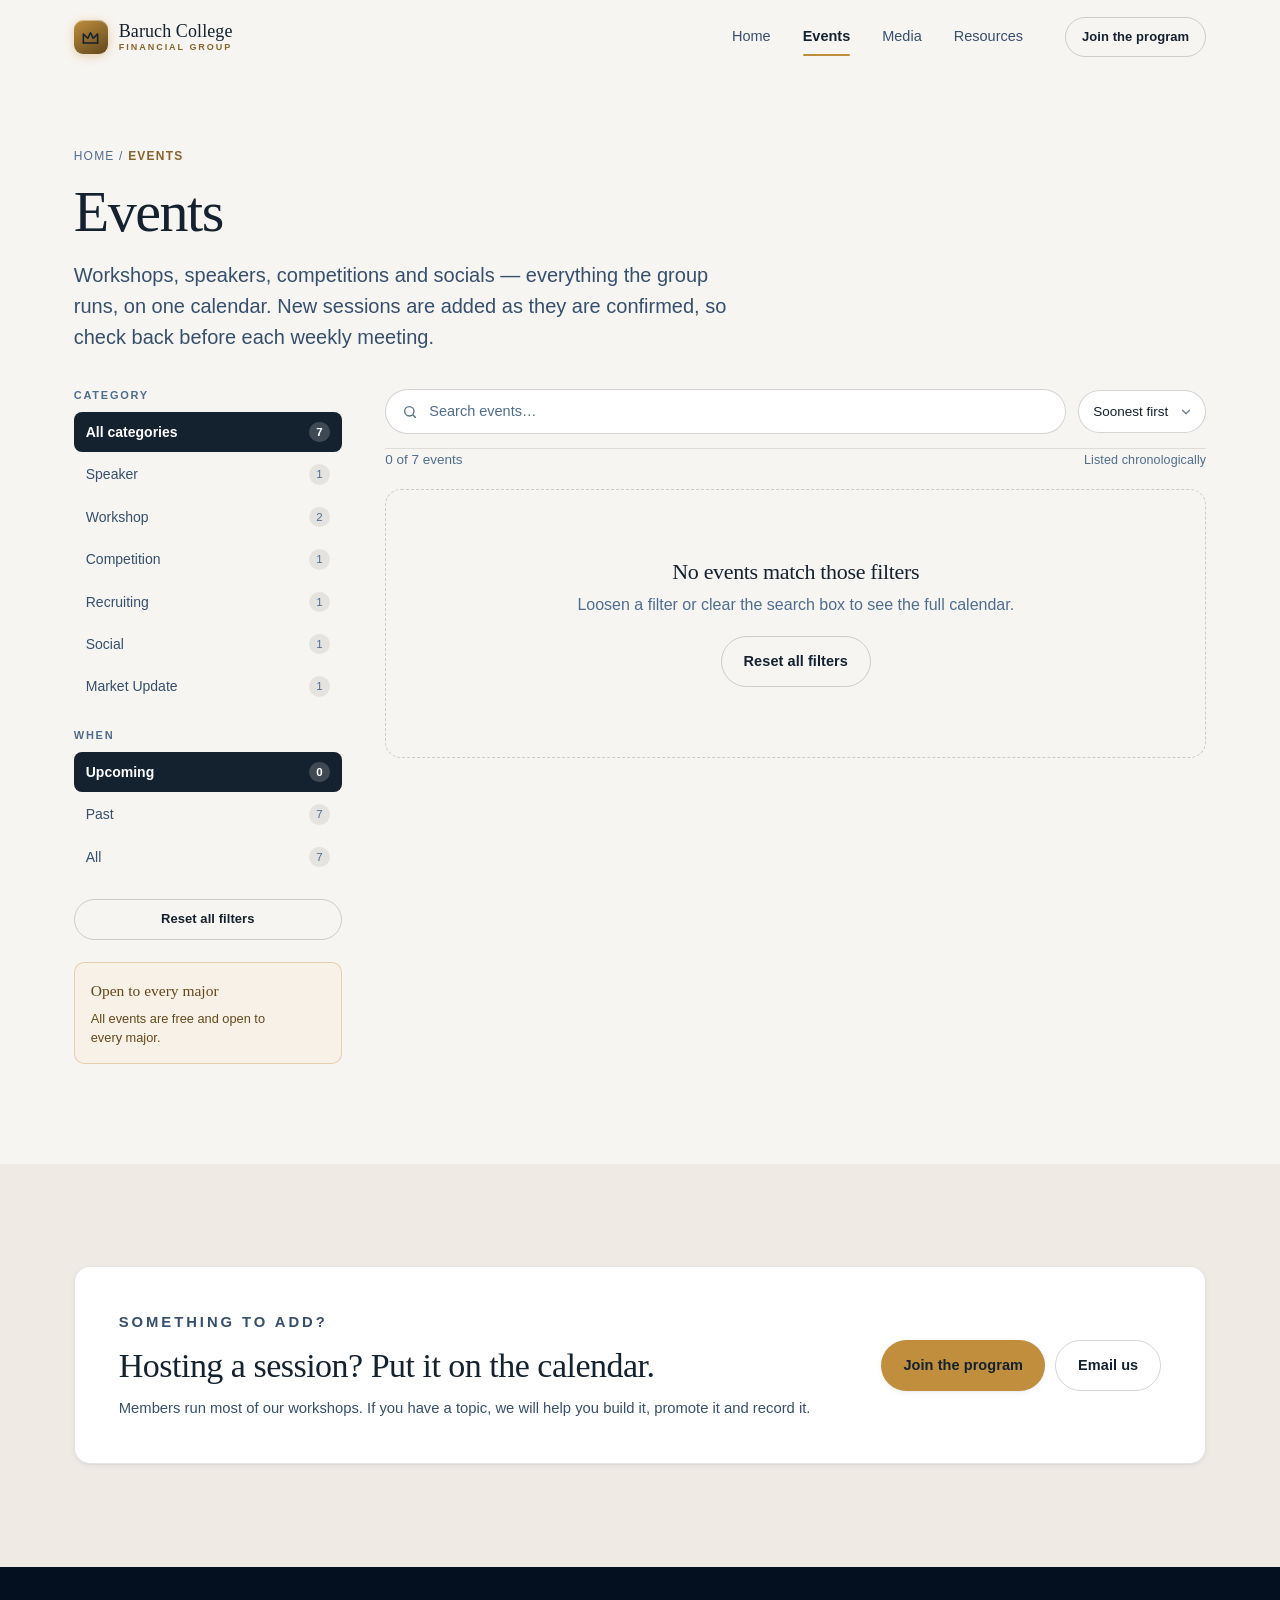
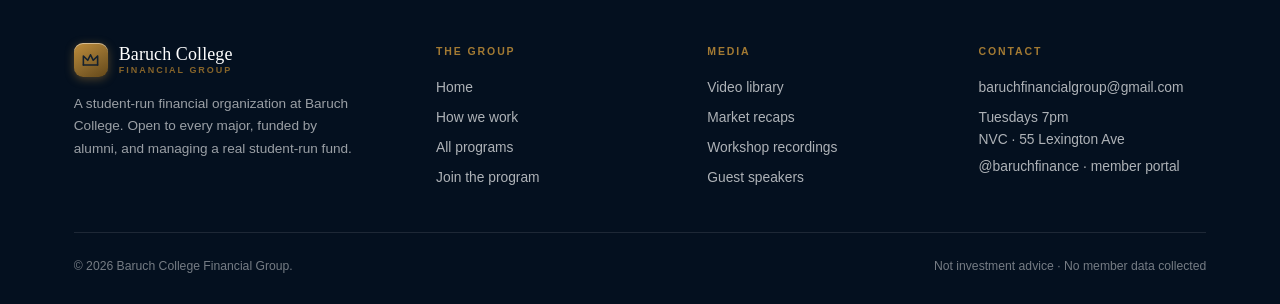
<file: events.html>
<!DOCTYPE html>
<html lang="en">
<head>
<meta charset="utf-8">
<meta name="viewport" content="width=device-width, initial-scale=1, viewport-fit=cover">
<title>Events — Baruch College Financial Group</title>
<meta name="description" content="The group's calendar: workshops, speakers, competitions, socials and market updates.">
<meta name="color-scheme" content="light dark">
<meta name="theme-color" content="#07101f">
<meta property="og:type" content="website">
<meta property="og:site_name" content="Baruch College Financial Group">
<meta property="og:title" content="Events — Baruch College Financial Group">
<meta property="og:description" content="The group's calendar: workshops, speakers, competitions, socials and market updates.">
<!-- TODO: make og:image / og:url absolute once you have a domain -->
<meta property="og:image" content="assets/og.jpg">
<meta name="twitter:card" content="summary_large_image">
<meta name="twitter:title" content="Events — Baruch College Financial Group">
<meta name="twitter:description" content="The group's calendar: workshops, speakers, competitions, socials and market updates.">
<meta name="twitter:image" content="assets/og.jpg">
<link rel="stylesheet" href="assets/css/styles.css">
<link rel="stylesheet" href="assets/css/themes.css">
<link rel="icon" href="assets/favicon.svg" type="image/svg+xml">
<script>
  /* Locked to the Ivory & Navy style. */
  document.documentElement.dataset.theme = 'ivory';
</script>
</head>
<body data-page="events">
<a class="skip" href="#main">Skip to content</a>

<main id="main">
  <div class="wrap page-head">
    <p class="crumbs">Home / <b>Events</b></p>
    <h1>Events</h1>
    <p class="lede">
      Workshops, speakers, competitions and socials — everything the group runs, on one calendar.
      New sessions are added as they are confirmed, so check back before each weekly meeting.
    </p>
  </div>

  <div class="wrap res-layout">
    <!-- ── Filter rail ── -->
    <aside class="filter-rail" aria-label="Filters">
      <div class="rail-group">
        <h4>Category</h4>
        <div class="rail-list" id="evCatList" role="group" aria-label="Filter by category"></div>
      </div>
      <div class="rail-group">
        <h4>When</h4>
        <div class="rail-list" id="evWhenList" role="group" aria-label="Filter by timing"></div>
      </div>
      <button class="btn ghost sm" id="evReset" type="button">Reset all filters</button>
      <div class="rail-note">
        <strong>Open to every major</strong>
        <p>All events are free and open to every major.</p>
      </div>
    </aside>

    <!-- ── Results ── -->
    <section aria-label="Event results">
      <div class="toolbar" style="position:static;background:transparent;backdrop-filter:none;border-top:0;padding-top:0">
        <label class="search-box" for="evSearch">
          <svg viewBox="0 0 24 24" fill="none" stroke="currentColor" stroke-width="2" stroke-linecap="round"><circle cx="11" cy="11" r="7"/><path d="M20 20l-3.5-3.5"/></svg>
          <input id="evSearch" type="search" placeholder="Search events…" autocomplete="off">
        </label>
        <div class="toolbar-right">
          <label class="sr-only" for="evSort">Sort</label>
          <select class="select" id="evSort">
            <option value="soonest">Soonest first</option>
            <option value="latest">Latest first</option>
          </select>
        </div>
      </div>

      <div class="res-head">
        <p class="count-lbl" id="evCount">Loading events…</p>
        <p class="tiny muted">Listed chronologically</p>
      </div>

      <div class="program-list" id="eventList"></div>

      <noscript>
        <div class="empty" style="margin-top:26px">
          <h3>JavaScript is required</h3>
          <p>The calendar is rendered client-side so it can filter and sort without a server.</p>
        </div>
      </noscript>
    </section>
  </div>

  <!-- ── Bottom CTA ── -->
  <section class="section paper2">
    <div class="wrap">
      <div class="card card-pad reveal" style="display:grid;grid-template-columns:minmax(0,1fr) auto;gap:28px;align-items:center;padding:clamp(28px,4vw,44px)">
        <div>
          <p class="eyebrow">Something to add?</p>
          <h2 style="font-size:clamp(24px,3vw,34px);margin-top:12px">Hosting a session? Put it on the calendar.</h2>
          <p class="lede" style="margin-top:12px">Members run most of our workshops. If you have a topic, we will help you build it, promote it and record it.</p>
        </div>
        <div style="display:flex;gap:10px;flex-wrap:wrap">
          <a class="btn brass" href="resources.html?id=analyst-training">Join the program</a>
          <a class="btn ghost" href="mailto:baruchfinancialgroup@gmail.com">Email us</a>
        </div>
      </div>
    </div>
  </section>
</main>

<script defer src="assets/js/bundle.js"></script>
</body>
</html>
</file>
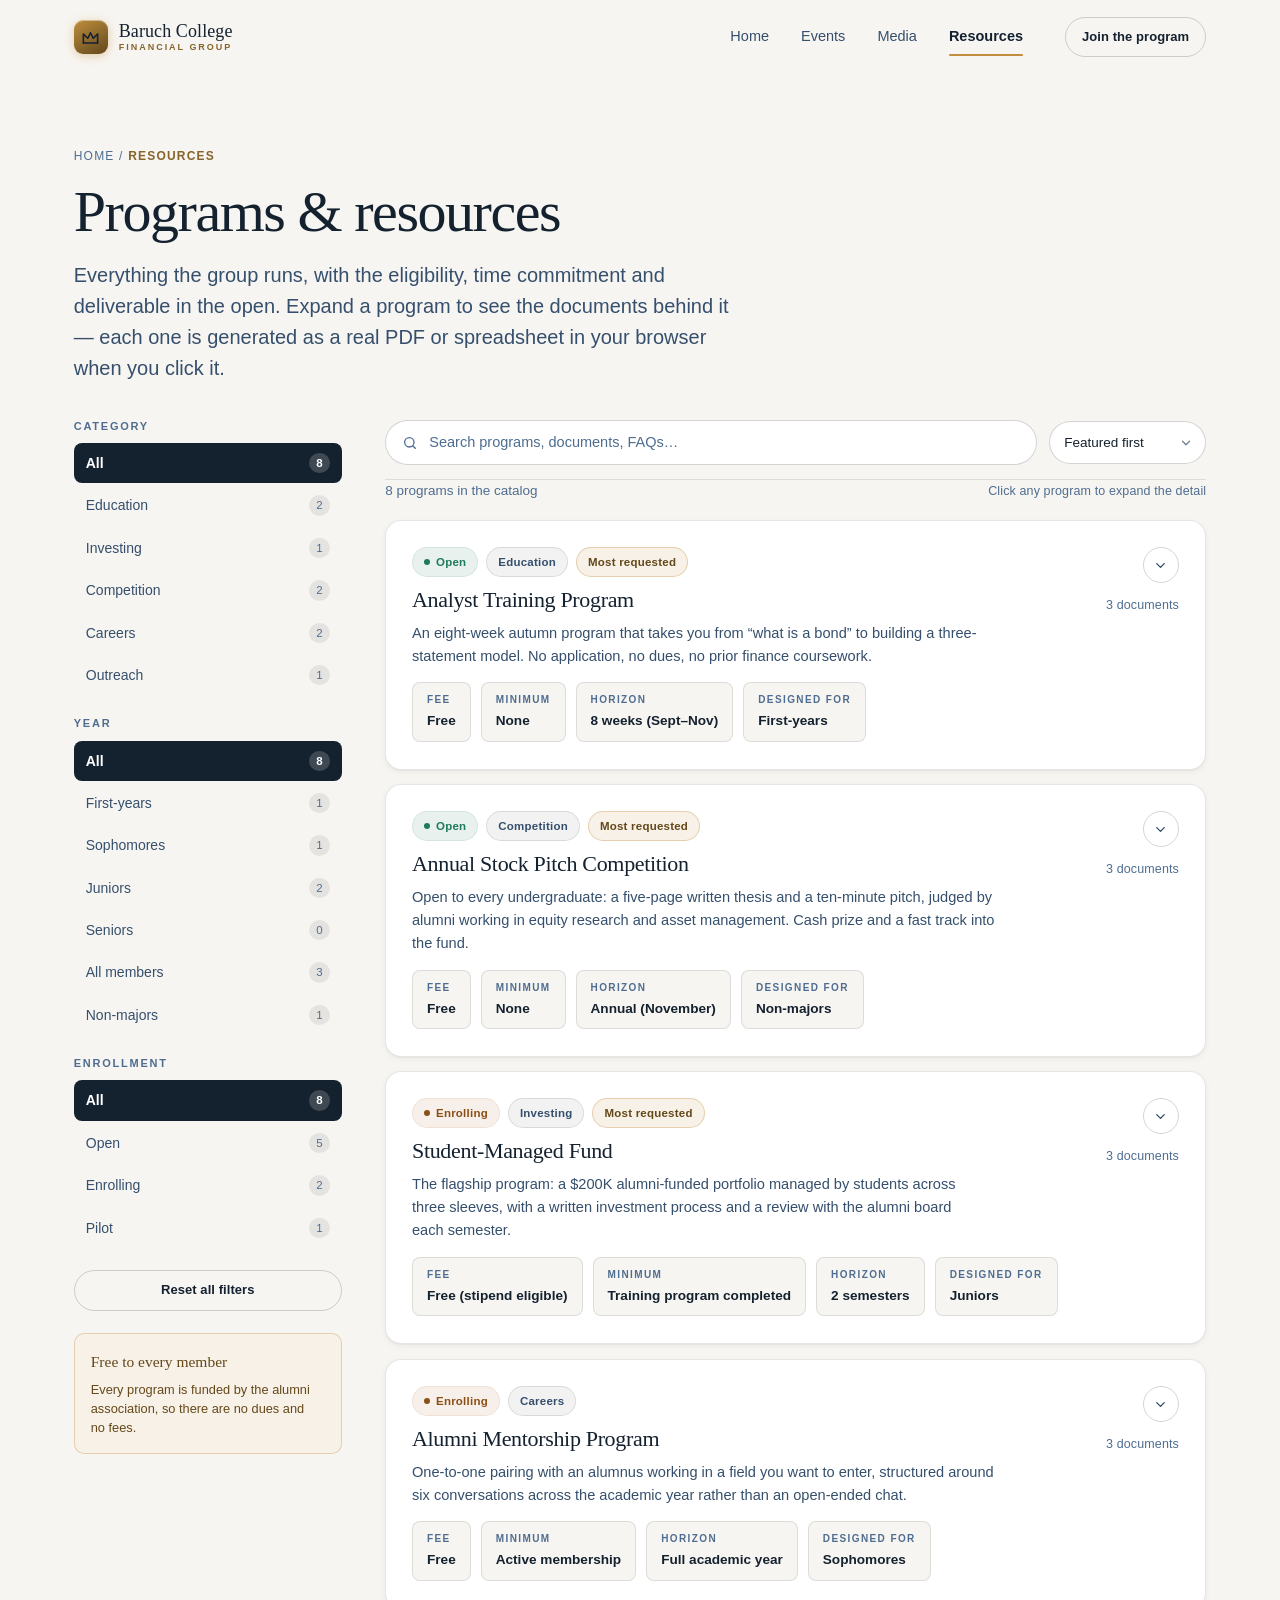
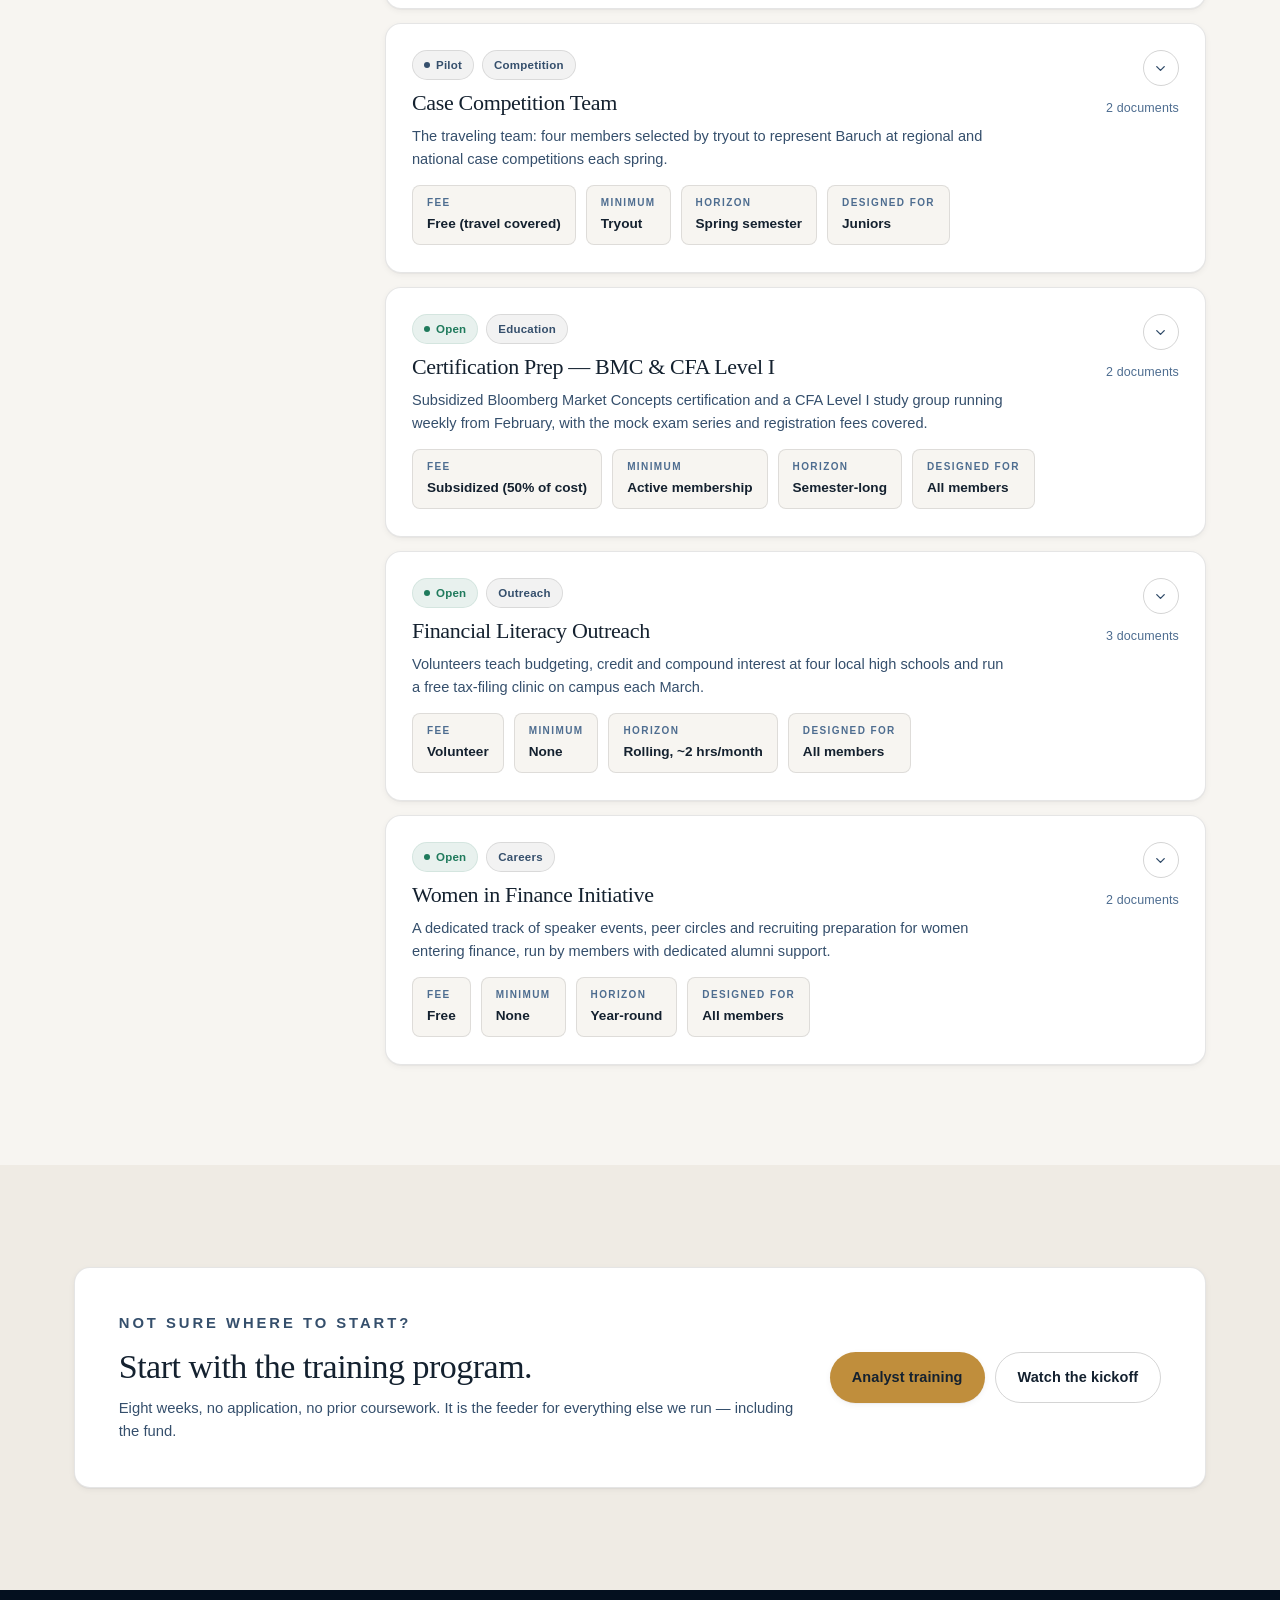
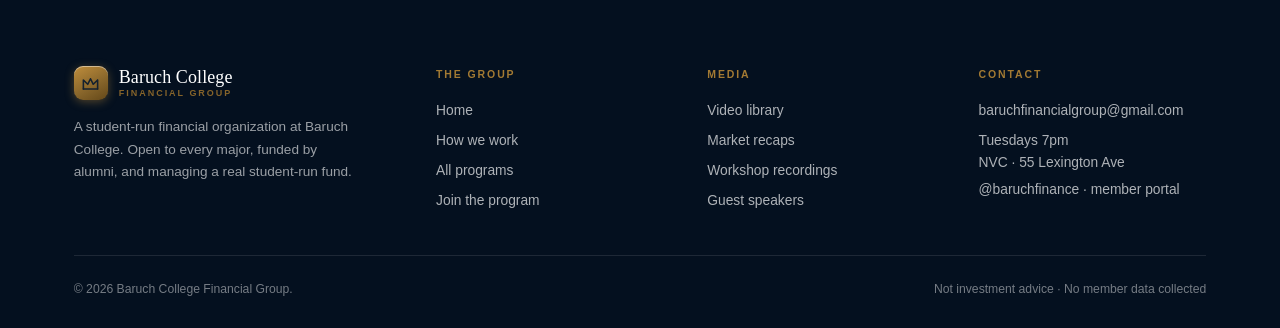
<file: resources.html>
<!DOCTYPE html>
<html lang="en">
<head>
<meta charset="utf-8">
<meta name="viewport" content="width=device-width, initial-scale=1, viewport-fit=cover">
<title>Programs & resources — Baruch College Financial Group</title>
<meta name="description" content="Eight programs with scope, eligibility, time commitment and downloadable documents generated in the browser.">
<meta name="color-scheme" content="light dark">
<meta name="theme-color" content="#07101f">
<meta property="og:type" content="website">
<meta property="og:site_name" content="Baruch College Financial Group">
<meta property="og:title" content="Programs & resources — Baruch College Financial Group">
<meta property="og:description" content="Eight programs with scope, eligibility, time commitment and downloadable documents generated in the browser.">
<!-- TODO: make og:image / og:url absolute once you have a domain -->
<meta property="og:image" content="assets/og.jpg">
<meta name="twitter:card" content="summary_large_image">
<meta name="twitter:title" content="Programs & resources — Baruch College Financial Group">
<meta name="twitter:description" content="Eight programs with scope, eligibility, time commitment and downloadable documents generated in the browser.">
<meta name="twitter:image" content="assets/og.jpg">
<link rel="stylesheet" href="assets/css/styles.css">
<link rel="stylesheet" href="assets/css/themes.css">
<link rel="icon" href="assets/favicon.svg" type="image/svg+xml">
<script>
  /* Locked to the Ivory & Navy style. */
  document.documentElement.dataset.theme = 'ivory';
</script>
</head>
<body data-page="resources">
<a class="skip" href="#main">Skip to content</a>

<main id="main">
  <div class="wrap page-head">
    <p class="crumbs">Home / <b>Resources</b></p>
    <h1>Programs &amp; resources</h1>
    <p class="lede">
      Everything the group runs, with the eligibility, time commitment and deliverable in the open.
      Expand a program to see the documents behind it &mdash; each one is generated as a real PDF
      or spreadsheet in your browser when you click it.
    </p>
  </div>

  <div class="wrap res-layout">
    <!-- ── Filter rail ── -->
    <aside class="filter-rail" aria-label="Filters">
      <div class="rail-group">
        <h4>Category</h4>
        <div class="rail-list" id="catList" role="group" aria-label="Filter by category"></div>
      </div>
      <div class="rail-group">
        <h4>Year</h4>
        <div class="rail-list" id="audList" role="group" aria-label="Filter by year"></div>
      </div>
      <div class="rail-group">
        <h4>Enrollment</h4>
        <div class="rail-list" id="statusList" role="group" aria-label="Filter by enrollment status"></div>
      </div>
      <button class="btn ghost sm" id="resetBtn" type="button">Reset all filters</button>
      <div class="rail-note">
        <strong>Free to every member</strong>
        <p>Every program is funded by the alumni association, so there are no dues and no fees.</p>
      </div>
    </aside>

    <!-- ── Results ── -->
    <section aria-label="Program results">
      <div class="toolbar" style="position:static;background:transparent;backdrop-filter:none;border-top:0;padding-top:0">
        <label class="search-box" for="programSearch">
          <svg viewBox="0 0 24 24" fill="none" stroke="currentColor" stroke-width="2" stroke-linecap="round"><circle cx="11" cy="11" r="7"/><path d="M20 20l-3.5-3.5"/></svg>
          <input id="programSearch" type="search" placeholder="Search programs, documents, FAQs…" autocomplete="off">
        </label>
        <div class="toolbar-right">
          <label class="sr-only" for="programSort">Sort</label>
          <select class="select" id="programSort">
            <option value="featured">Featured first</option>
            <option value="title">Title A–Z</option>
            <option value="status">Enrollment status</option>
            <option value="fee">Fee</option>
          </select>
        </div>
      </div>

      <div class="res-head">
        <p class="count-lbl" id="resultCount">Loading catalog…</p>
        <p class="tiny muted">Click any program to expand the detail</p>
      </div>

      <div class="program-list" id="programList"></div>

      <noscript>
        <div class="empty" style="margin-top:26px">
          <h3>JavaScript is required</h3>
          <p>The program catalog is rendered client-side so it can filter, expand and generate documents without a server.</p>
        </div>
      </noscript>
    </section>
  </div>

  <!-- ── Bottom CTA ── -->
  <section class="section paper2">
    <div class="wrap">
      <div class="card card-pad reveal" style="display:grid;grid-template-columns:minmax(0,1fr) auto;gap:28px;align-items:center;padding:clamp(28px,4vw,44px)">
        <div>
          <p class="eyebrow">Not sure where to start?</p>
          <h2 style="font-size:clamp(24px,3vw,34px);margin-top:12px">Start with the training program.</h2>
          <p class="lede" style="margin-top:12px">Eight weeks, no application, no prior coursework. It is the feeder for everything else we run — including the fund.</p>
        </div>
        <div style="display:flex;gap:10px;flex-wrap:wrap">
          <a class="btn brass" href="resources.html?id=analyst-training">Analyst training</a>
          <a class="btn ghost" href="media.html?tag=Onboarding">Watch the kickoff</a>
        </div>
      </div>
    </div>
  </section>
</main>

<script defer src="assets/js/bundle.js"></script>
</body>
</html>
</file>
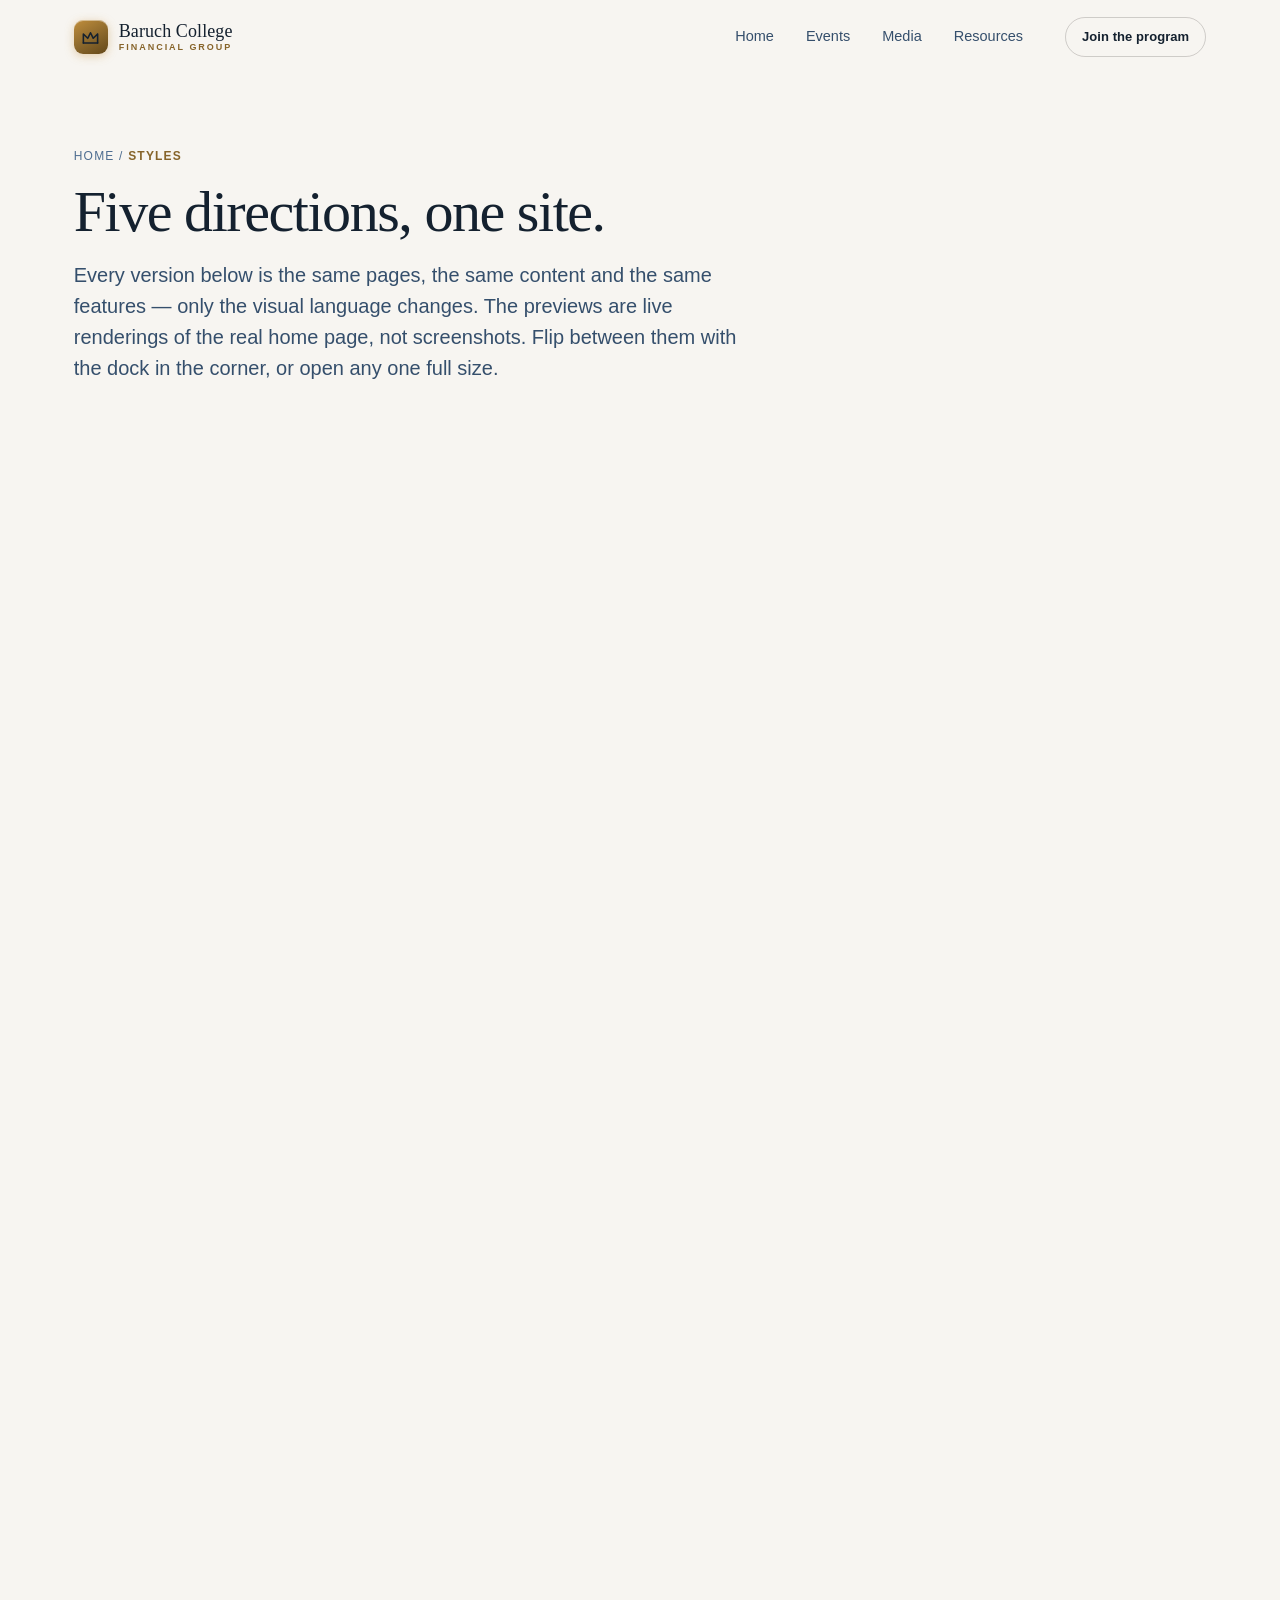
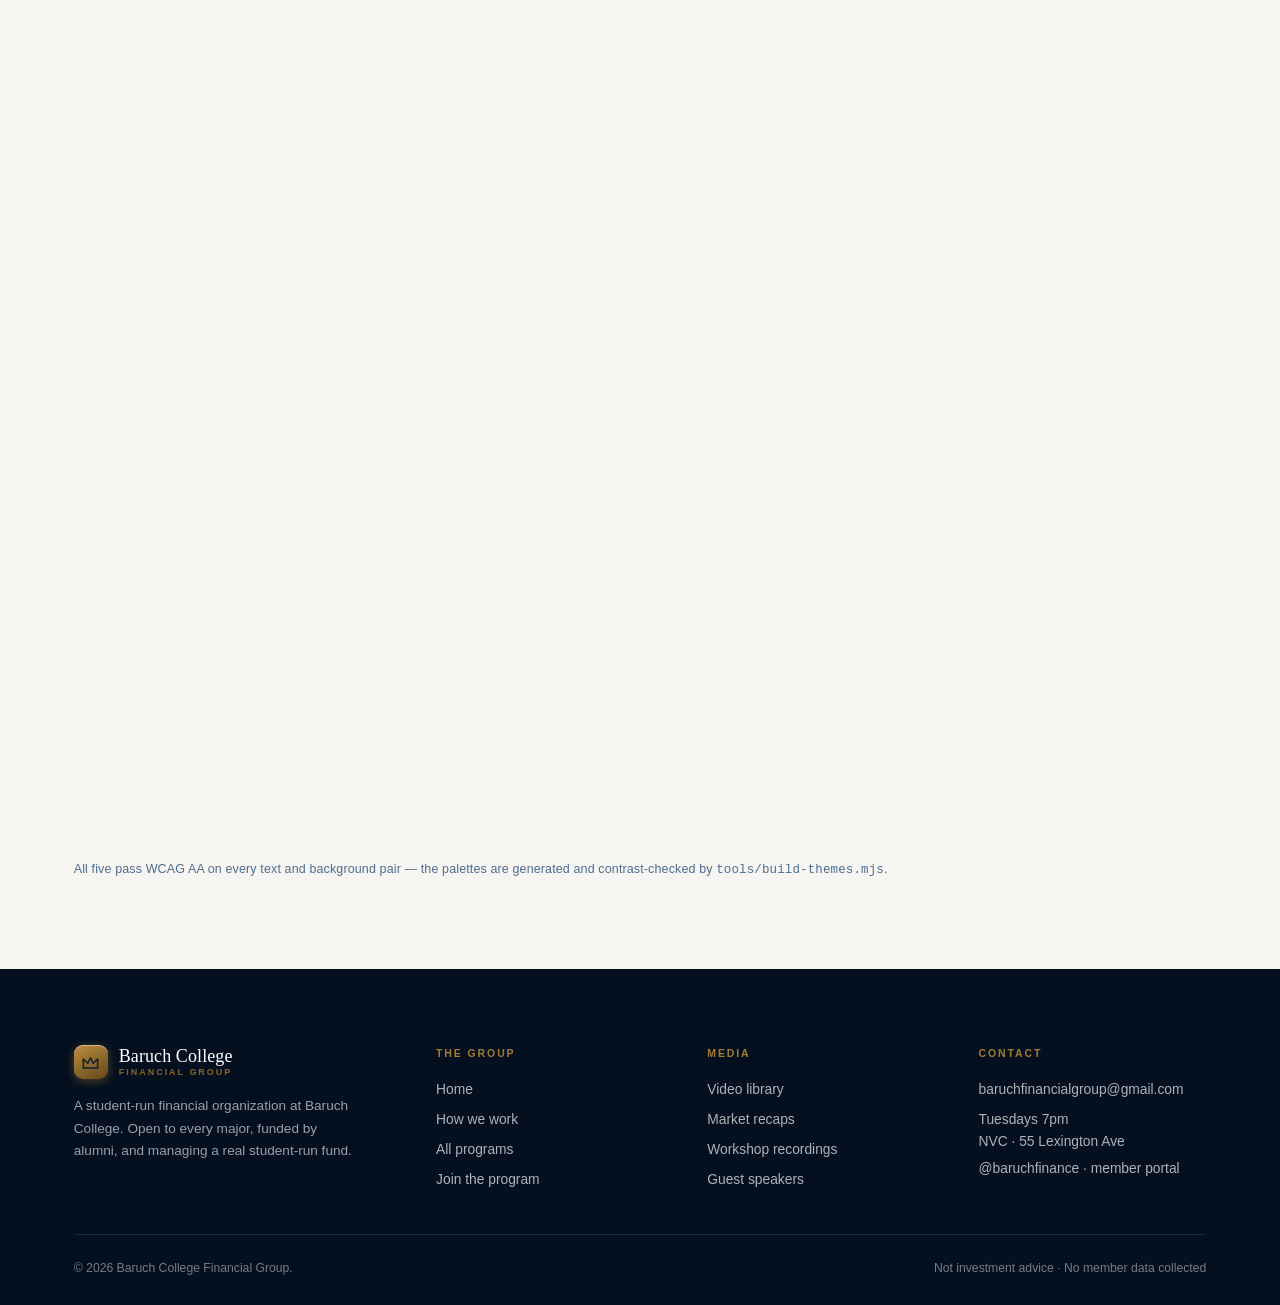
<file: themes.html>
<!DOCTYPE html>
<html lang="en">
<head>
<meta charset="utf-8">
<meta name="viewport" content="width=device-width, initial-scale=1, viewport-fit=cover">
<title>Choose a style — Baruch College Financial Group</title>
<meta name="description" content="Five visual directions for the same site. Previews below are the real pages, not mockups.">
<meta name="color-scheme" content="light dark">
<meta name="theme-color" content="#07101f">
<meta property="og:type" content="website">
<meta property="og:site_name" content="Baruch College Financial Group">
<meta property="og:title" content="Choose a style — Baruch College Financial Group">
<meta property="og:description" content="Five visual directions for the same site. Previews below are the real pages, not mockups.">
<!-- TODO: make og:image / og:url absolute once you have a domain -->
<meta property="og:image" content="assets/og.jpg">
<meta name="twitter:card" content="summary_large_image">
<meta name="twitter:title" content="Choose a style — Baruch College Financial Group">
<meta name="twitter:description" content="Five visual directions for the same site. Previews below are the real pages, not mockups.">
<meta name="twitter:image" content="assets/og.jpg">
<link rel="stylesheet" href="assets/css/styles.css">
<link rel="stylesheet" href="assets/css/themes.css">
<link rel="icon" href="assets/favicon.svg" type="image/svg+xml">
<script>
  /* Locked to the Ivory & Navy style. */
  document.documentElement.dataset.theme = 'ivory';
</script>
</head>
<body data-page="themes">
<a class="skip" href="#main">Skip to content</a>

<main id="main">
  <div class="wrap page-head">
    <p class="crumbs">Home / <b>Styles</b></p>
    <h1>Five directions, one site.</h1>
    <p class="lede">
      Every version below is the same pages, the same content and the same features &mdash; only the
      visual language changes. The previews are live renderings of the real home page, not screenshots.
      Flip between them with the dock in the corner, or open any one full size.
    </p>
  </div>

  <div class="wrap" style="padding-bottom:clamp(48px,7vw,90px)">
    <div class="card card-pad reveal" style="display:flex;gap:18px;align-items:center;flex-wrap:wrap;padding:20px 24px">
      <span class="pill">How to review</span>
      <p style="flex:1 1 340px;font-size:14px;color:var(--ink-2);margin:0">
        Click <strong>Use it here</strong> to repaint this page instantly, or <strong>Open this style</strong>
        to see the whole site. Your choice is remembered, and every page accepts a
        <code style="font-family:var(--mono);font-size:12.5px">&amp;theme=</code> link so you can send a specific look to someone else.
      </p>
    </div>

    <div class="theme-gallery" id="themeGallery"></div>

    <p class="tiny muted" style="margin-top:30px" id="stageNote">
      All five pass WCAG AA on every text and background pair — the palettes are generated and
      contrast-checked by <code style="font-family:var(--mono)">tools/build-themes.mjs</code>.
    </p>
  </div>
</main>

<script defer src="assets/js/bundle.js"></script>
</body>
</html>
</file>
<file: assets/css/styles.css>
/* ==========================================================================
   Baruch College Financial Group — design system
   Two token tiers: this file holds structure, themes.css holds the palette.
   Visual lineage: NB.com structure, Amara editorial tone, Aptus density.
   ========================================================================== */

:root {
  /* Font stacks — each theme picks one via --display */
  --stack-serif: "Iowan Old Style", "Palatino Linotype", Palatino, "Book Antiqua", "Hoefler Text", Georgia, "Times New Roman", serif;
  --stack-sans: -apple-system, BlinkMacSystemFont, "Segoe UI", Inter, Roboto, "Helvetica Neue", Arial, sans-serif;
  --sans: var(--stack-sans);
  --mono: ui-monospace, SFMono-Regular, "SF Mono", Menlo, Consolas, monospace;
  --display: var(--stack-serif);

  /* Layout */
  --pad: clamp(20px, 4.2vw, 56px);
  --maxw: 1240px;

  /* Motion */
  --ease: cubic-bezier(0.22, 1, 0.36, 1);
  --ease-in-out: cubic-bezier(0.65, 0, 0.35, 1);

  /* Structural defaults — colour comes from themes.css */
  --section-y: clamp(56px, 8vw, 112px);
  --hero-h: min(94vh, 860px);
  --border-w: 1px;
  --r-sm: 6px; --r-md: 10px; --r-lg: 16px; --r-xl: 24px;
  --h-weight: 500; --h-track: -0.015em; --eyebrow-track: 0.20em;
  --sh-1: none; --sh-2: none; --sh-3: none;
}

/* --------------------------------------------------------------- reset -- */
*,
*::before,
*::after { box-sizing: border-box; }

html { -webkit-text-size-adjust: 100%; scroll-behavior: smooth; }

body {
  margin: 0;
  background: var(--paper);
  color: var(--ink);
  font-family: var(--sans);
  font-size: 16px;
  line-height: 1.6;
  -webkit-font-smoothing: antialiased;
  -moz-osx-font-smoothing: grayscale;
  font-synthesis-weight: none;
}

body.no-scroll { overflow: hidden; }

img, svg, video, canvas { display: block; max-width: 100%; }
button, input, select, textarea { font: inherit; color: inherit; }
button { cursor: pointer; border: 0; background: none; }
a { color: inherit; text-decoration: none; }

h1, h2, h3, h4 {
  font-family: var(--display);
  font-weight: var(--h-weight);
  letter-spacing: var(--h-track);
  line-height: 1.1;
  margin: 0;
  text-wrap: balance;
}

p { margin: 0; text-wrap: pretty; }

:focus-visible {
  outline: 2px solid var(--accent);
  outline-offset: 3px;
  border-radius: 4px;
}

::selection { background: rgba(var(--accent-rgb), 0.30); color: var(--ink-strong); }

.stat, .count { font-variant-numeric: tabular-nums; }

/* ------------------------------------------------------------- helpers -- */
.wrap { width: 100%; max-width: var(--maxw); margin-inline: auto; padding-inline: var(--pad); }
.sr-only {
  position: absolute; width: 1px; height: 1px; padding: 0; margin: -1px;
  overflow: hidden; clip: rect(0 0 0 0); white-space: nowrap; border: 0;
}
.skip {
  position: absolute; left: 16px; top: -60px; z-index: 200;
  background: var(--btn-bg); color: var(--btn-fg); padding: 10px 16px; border-radius: var(--r-sm);
  transition: top 0.2s var(--ease);
}
.skip:focus { top: 16px; }

.eyebrow {
  font-size: 11px;
  font-weight: 700;
  letter-spacing: var(--eyebrow-track);
  text-transform: uppercase;
  color: var(--accent-text);
  font-family: var(--sans);
}
.eyebrow.on-dark { color: var(--accent-on-dark); }

.lede { font-size: clamp(17px, 1.6vw, 20px); color: var(--ink-2); line-height: 1.55; }
.muted { color: var(--ink-3); }
.tiny { font-size: 12.5px; letter-spacing: 0.01em; }

.section { padding-block: var(--section-y); }
.section.paper2 { background: var(--paper-2); }
.section.ink { background: var(--band-bg); color: var(--band-fg); }

.section-head { max-width: 720px; margin-bottom: clamp(28px, 4vw, 48px); }
.section-head h2 { font-size: clamp(28px, 3.6vw, 44px); margin: 14px 0 16px; }
.section-head .lede { max-width: 620px; }

.split-head {
  display: flex; align-items: flex-end; justify-content: space-between;
  gap: 28px; flex-wrap: wrap; margin-bottom: clamp(28px, 4vw, 44px);
}
.split-head .section-head { margin-bottom: 0; }

/* ------------------------------------------------------------- buttons -- */
.btn {
  --bg: var(--btn-bg);
  --fg: var(--btn-fg);
  display: inline-flex; align-items: center; justify-content: center; gap: 9px;
  background: var(--bg); color: var(--fg);
  padding: 13px 22px; border-radius: 999px;
  font-size: 14.5px; font-weight: 600; letter-spacing: 0.005em;
  white-space: nowrap;
  transition: transform 0.18s var(--ease), box-shadow 0.18s var(--ease),
    background-color 0.18s var(--ease), color 0.18s var(--ease), border-color 0.18s var(--ease);
  box-shadow: var(--sh-1);
}
.btn:hover { transform: translateY(-1.5px); box-shadow: var(--sh-2); --bg: var(--btn-bg-hover); }
.btn:active { transform: translateY(0) scale(0.99); }
.btn svg { width: 15px; height: 15px; flex: none; }

.btn.brass { --bg: var(--accent); --fg: var(--on-accent); }
.btn.brass:hover { --bg: var(--accent-hover); }
.btn.ghost { --bg: transparent; --fg: var(--ink-strong); border: 1px solid var(--line-2); box-shadow: none; }
.btn.ghost:hover { --bg: var(--tint); }
.btn.ghost-inv { --bg: transparent; --fg: #fff; border: 1px solid var(--line-inv); box-shadow: none; }
.btn.ghost-inv:hover { --bg: rgba(255, 255, 255, 0.12); }
.btn.sm { padding: 9px 16px; font-size: 13px; }
.btn.block { width: 100%; }
.btn[disabled] { opacity: 0.45; pointer-events: none; }

.link-arrow {
  display: inline-flex; align-items: center; gap: 8px;
  font-size: 14px; font-weight: 600; color: var(--ink-strong);
  border-bottom: 1px solid var(--line-2); padding-bottom: 3px;
  transition: gap 0.2s var(--ease), border-color 0.2s var(--ease), color 0.2s var(--ease);
}
.link-arrow:hover { gap: 12px; border-color: var(--accent); color: var(--accent-text); }
.link-arrow svg { width: 14px; height: 14px; }

/* -------------------------------------------------------------- header -- */
.header {
  position: sticky; top: 0; z-index: 90;
  background: var(--header-bg);
  backdrop-filter: saturate(180%) blur(14px);
  -webkit-backdrop-filter: saturate(180%) blur(14px);
  border-bottom: 1px solid transparent;
  transition: border-color 0.25s var(--ease), background-color 0.25s var(--ease),
    box-shadow 0.25s var(--ease);
}
.header.is-stuck { border-color: var(--line); box-shadow: var(--sh-1); }

/* transparent-over-hero variant (home) */
.header.over-hero {
  position: fixed; left: 0; right: 0;
  background: transparent; backdrop-filter: none; -webkit-backdrop-filter: none;
  border-bottom-color: transparent;
  color: #fff;
}
.header.over-hero .brand-name, .header.over-hero .nav-link { color: rgba(255, 255, 255, 0.9); }
.header.over-hero .nav-link:hover { color: #fff; }
.header.over-hero.is-stuck {
  position: fixed;
  background: var(--header-stuck);
  backdrop-filter: saturate(160%) blur(14px);
  -webkit-backdrop-filter: saturate(160%) blur(14px);
  border-bottom-color: rgba(255, 255, 255, 0.10);
  box-shadow: 0 10px 30px -18px rgba(0, 0, 0, 0.6);
}

.header-inner {
  display: flex; align-items: center; gap: 28px;
  height: 74px;
}

.brand { display: flex; align-items: center; gap: 11px; margin-right: auto; }
.brand-mark {
  width: 34px; height: 34px; flex: none;
  display: grid; place-items: center;
  border-radius: 9px;
  background: linear-gradient(150deg, var(--accent), var(--accent-text) 60%, var(--accent-ink));
  color: var(--on-accent);
  box-shadow: 0 2px 10px var(--accent-glow), inset 0 1px 0 rgba(255, 255, 255, 0.45);
}
.brand-mark svg { width: 19px; height: 19px; }
.brand-text { display: flex; flex-direction: column; line-height: 1; }
.brand-name {
  font-family: var(--display); font-size: 18px; letter-spacing: 0.005em; color: var(--ink-strong);
}
.brand-sub {
  font-size: 9px; letter-spacing: 0.22em; text-transform: uppercase;
  color: var(--accent-text); margin-top: 3px; font-weight: 700;
}
.header.over-hero .brand-sub { color: var(--accent-on-dark); }

.nav { display: flex; align-items: center; gap: 4px; }
.nav-link {
  position: relative;
  padding: 9px 14px; border-radius: 999px;
  font-size: 14.5px; font-weight: 500; color: var(--ink-2);
  transition: color 0.18s var(--ease), background-color 0.18s var(--ease);
}
.nav-link:hover { color: var(--ink-strong); background: var(--tint); }
.header.over-hero .nav-link:hover { background: rgba(255, 255, 255, 0.12); }
.nav-link.active { color: var(--ink-strong); font-weight: 600; }
.header.over-hero .nav-link.active { color: #fff; }
.nav-link.active::after {
  content: ""; position: absolute; left: 14px; right: 14px; bottom: 2px;
  height: 2px; border-radius: 2px; background: var(--accent);
}
.header.over-hero .nav-link.active::after { background: var(--accent-on-dark); }
.header-actions { display: flex; align-items: center; gap: 10px; }

.burger {
  display: none; width: 40px; height: 40px; border-radius: 10px;
  place-items: center; border: 1px solid var(--line);
  color: inherit;
}
.header.over-hero .burger { border-color: var(--line-inv); color: #fff; }
.burger svg { width: 19px; height: 19px; }

.mobile-nav {
  display: none; border-top: 1px solid var(--line);
  background: var(--paper);
  padding: 12px var(--pad) 22px;
}
.mobile-nav.open { display: block; }
.mobile-nav a {
  display: block; padding: 13px 2px; font-size: 17px; font-weight: 500;
  border-bottom: 1px solid var(--line); color: var(--ink-strong);
}
.mobile-nav a.active { color: var(--accent-text); }

/* ---------------------------------------------------------------- hero -- */
.hero {
  position: relative;
  min-height: var(--hero-h);
  display: flex; flex-direction: column; justify-content: flex-end;
  background: var(--hero-base);
  color: #fff;
  overflow: hidden;
  isolation: isolate;
}

.hero-slides { position: absolute; inset: 0; z-index: 0; }
.hero-slide {
  position: absolute; inset: 0;
  opacity: 0; visibility: hidden;
  transition: opacity 0.9s var(--ease), visibility 0.9s;
}
.hero-slide.is-active { opacity: 1; visibility: visible; }

/* copy layer sits in normal flow so the tabs pin to the bottom */
.hero-copies { position: relative; z-index: 2; flex: 1; display: flex; }
.hero-copies .hero-slide { display: flex; align-items: flex-end; }

.hero-art { position: absolute; inset: 0; overflow: hidden; }
.hero-art::after {
  content: ""; position: absolute; inset: 0;
  background:
    linear-gradient(100deg, rgba(var(--hero-scrim-rgb), 0.94) 0%, rgba(var(--hero-scrim-rgb), 0.80) 38%, rgba(var(--hero-scrim-rgb), 0.34) 66%, rgba(var(--hero-scrim-rgb), 0.60) 100%),
    linear-gradient(to top, rgba(var(--hero-scrim-rgb), 0.85), transparent 45%);
}
.hero-art .art-layer {
  position: absolute; inset: -4%;
  will-change: transform;
}
.hero-slide.is-active .art-layer { animation: kenburns 14s var(--ease-in-out) forwards; }
@keyframes kenburns {
  from { transform: scale(1.02) translate3d(0, 0, 0); }
  to { transform: scale(1.12) translate3d(-1.4%, -1.6%, 0); }
}

/* procedural art per slide */
.art-a {
  background: var(--art-a);
}
.art-b {
  background: var(--art-b);
}
.art-c {
  background: var(--art-c);
}
.art-grid {
  position: absolute; inset: 0; opacity: 0.5;
  background-image:
    linear-gradient(var(--art-grid-line) 1px, transparent 1px),
    linear-gradient(90deg, var(--art-grid-line) 1px, transparent 1px);
  background-size: 82px 82px;
  mask-image: radial-gradient(120% 90% at 70% 40%, #000 20%, transparent 78%);
  -webkit-mask-image: radial-gradient(120% 90% at 70% 40%, #000 20%, transparent 78%);
}
.art-rings {
  position: absolute; right: -6%; top: 50%; translate: 0 -50%;
  width: min(74vw, 760px); aspect-ratio: 1; opacity: 0.5;
}
.art-rings circle { fill: none; stroke: var(--art-ring); stroke-width: 1; }
.hero-slide.is-active .art-rings { animation: spin 90s linear infinite; }
@keyframes spin { to { rotate: 360deg; } }

.hero-inner {
  position: relative; z-index: 2;
  width: 100%; max-width: var(--maxw); margin-inline: auto;
  padding: 0 var(--pad) clamp(24px, 4vw, 40px);
  display: grid; grid-template-columns: minmax(0, 1.18fr) minmax(0, 0.82fr);
  gap: clamp(28px, 5vw, 72px);
  align-items: end;
}

.hero-copy { max-width: 640px; }
.hero-copy > * { opacity: 0; transform: translateY(18px); }
.hero-slide.is-active .hero-copy .h-anim { animation: rise 0.85s var(--ease) forwards; }
.h-anim { animation-fill-mode: both; }
.hero-slide.is-active .h-anim:nth-child(1) { animation-delay: 0.05s; }
.hero-slide.is-active .h-anim:nth-child(2) { animation-delay: 0.14s; }
.hero-slide.is-active .h-anim:nth-child(3) { animation-delay: 0.24s; }
.hero-slide.is-active .h-anim:nth-child(4) { animation-delay: 0.34s; }
@keyframes rise { to { opacity: 1; transform: translateY(0); } }

.hero h1 {
  font-size: clamp(38px, 6.1vw, 76px);
  margin: 18px 0 20px;
  letter-spacing: -0.028em;
  line-height: 1.02;
}
.hero h1 em { font-style: italic; color: var(--accent-on-dark); }
.hero-lede {
  font-size: clamp(16.5px, 1.62vw, 19.5px);
  color: rgba(255, 255, 255, 0.80);
  max-width: 540px; line-height: 1.6;
}
.hero-cta { display: flex; gap: 12px; flex-wrap: wrap; margin-top: 32px; }

/* hero stat card */
.hero-card {
  justify-self: end; width: min(100%, 380px);
  background: rgba(255, 255, 255, 0.075);
  border: 1px solid rgba(255, 255, 255, 0.16);
  border-radius: var(--r-lg);
  backdrop-filter: blur(18px) saturate(140%);
  -webkit-backdrop-filter: blur(18px) saturate(140%);
  box-shadow: 0 30px 70px -30px rgba(0, 0, 0, 0.7), inset 0 1px 0 rgba(255, 255, 255, 0.14);
  padding: 22px;
  opacity: 0; transform: translateY(24px);
}
.hero-slide.is-active .hero-card { animation: rise 0.9s var(--ease) 0.34s forwards; }
.hero-card-title {
  font-size: 10.5px; letter-spacing: 0.2em; text-transform: uppercase;
  font-weight: 700; color: var(--accent-on-dark); margin-bottom: 16px;
}
.kpis { display: grid; gap: 2px; }
.kpi {
  display: flex; align-items: baseline; justify-content: space-between; gap: 16px;
  padding: 13px 0; border-top: 1px solid rgba(255, 255, 255, 0.10);
}
.kpi:first-child { border-top: 0; padding-top: 4px; }
.kpi-label { font-size: 13.5px; color: rgba(255, 255, 255, 0.72); }
.kpi-val {
  font-family: var(--display); font-size: 25px; letter-spacing: -0.01em;
  font-variant-numeric: tabular-nums; color: #fff;
}
.kpi-val .suf { font-size: 14px; color: var(--accent-on-dark); margin-left: 2px; }
.hero-card-foot {
  margin-top: 14px; padding-top: 14px; border-top: 1px solid rgba(255, 255, 255, 0.10);
  font-size: 11.5px; color: rgba(255, 255, 255, 0.55);
}

/* hero member-of-the-week card (photo + blurb instead of the figure grid) */
.hero-member { padding: 0; overflow: hidden; }
.hero-member .member-photo {
  aspect-ratio: 16 / 10; background: var(--hero-base); overflow: hidden;
}
.hero-member .member-photo img { width: 100%; height: 100%; object-fit: cover; display: block; }
.hero-member .member-body { padding: 18px 20px 20px; }
.hero-member .hero-card-title { margin-bottom: 10px; }
.member-name { color: #fff; font-family: var(--display); font-size: 24px; letter-spacing: -0.01em; margin: 0; }
.member-role { color: rgba(255, 255, 255, 0.62); font-size: 13px; margin-top: 3px; }
.member-points { list-style: none; margin: 15px 0 0; padding: 0; display: grid; gap: 9px; }
.member-points li { display: flex; gap: 10px; align-items: flex-start; color: rgba(255, 255, 255, 0.85); font-size: 13.5px; line-height: 1.45; }
.member-points svg { width: 15px; height: 15px; color: var(--accent-on-dark); flex: none; margin-top: 2.5px; }

/* hero tab bar (the 3 "sections") */
.hero-tabs {
  position: relative; z-index: 3;
  border-top: 1px solid rgba(255, 255, 255, 0.14);
  background: linear-gradient(to top, rgba(var(--hero-scrim-rgb), 0.66), rgba(var(--hero-scrim-rgb), 0.12));
  backdrop-filter: blur(6px);
  -webkit-backdrop-filter: blur(6px);
}
.hero-tabs-inner {
  width: 100%; max-width: var(--maxw); margin-inline: auto;
  padding: 0 var(--pad);
  display: grid; grid-template-columns: repeat(4, 1fr) auto;
  gap: 0; align-items: stretch;
}
.hero-tab {
  position: relative; text-align: left;
  padding: 20px 26px 20px 0;
  display: flex; flex-direction: column; gap: 5px;
  color: rgba(255, 255, 255, 0.58);
  transition: color 0.25s var(--ease);
}
.hero-tab + .hero-tab { padding-left: 26px; border-left: 1px solid rgba(255, 255, 255, 0.12); }
.hero-tab:hover { color: rgba(255, 255, 255, 0.92); }
.hero-tab.is-active { color: #fff; }
.hero-tab-num {
  font-size: 10.5px; letter-spacing: 0.18em; font-weight: 700;
  font-variant-numeric: tabular-nums; color: var(--accent-on-dark);
}
.hero-tab-label { font-family: var(--display); font-size: 17px; letter-spacing: -0.01em; }
.hero-tab-sub { font-size: 12px; color: rgba(255, 255, 255, 0.42); }
.hero-tab .bar {
  position: absolute; left: 0; right: 0; bottom: 0; height: 2px;
  background: rgba(255, 255, 255, 0.12); overflow: hidden;
}
.hero-tab + .hero-tab .bar { left: 26px; }
.hero-tab .bar i {
  display: block; height: 100%; width: 0; background: var(--accent-on-dark);
}
.hero.is-running .hero-tab.is-active .bar i {
  animation: fill var(--slide-duration, 8000ms) linear forwards;
}
.hero.is-paused .hero-tab.is-active .bar i { animation-play-state: paused; }
@keyframes fill { from { width: 0; } to { width: 100%; } }

.hero-nav { display: flex; align-items: center; gap: 8px; padding-left: 22px; }
.hero-arrow {
  width: 40px; height: 40px; border-radius: 999px;
  border: 1px solid rgba(255, 255, 255, 0.24); color: #fff;
  display: grid; place-items: center;
  transition: background-color 0.2s var(--ease), transform 0.2s var(--ease), border-color 0.2s;
}
.hero-arrow:hover { background: rgba(255, 255, 255, 0.16); transform: translateY(-1px); }
.hero-arrow svg { width: 16px; height: 16px; }
.hero-toggle { width: 40px; height: 40px; display: grid; place-items: center; color: rgba(255,255,255,.7); }
.hero-toggle:hover { color: #fff; }
.hero-toggle svg { width: 14px; height: 14px; }

/* --------------------------------------------------------------- cards -- */
.grid { display: grid; gap: clamp(16px, 2.2vw, 26px); }
.grid.g3 { grid-template-columns: repeat(3, minmax(0, 1fr)); }

.card {
  background: var(--surface);
  border: 1px solid var(--line);
  border-radius: var(--r-lg);
  box-shadow: var(--sh-1);
  overflow: hidden;
  transition: transform 0.25s var(--ease), box-shadow 0.25s var(--ease), border-color 0.25s var(--ease);
}
.card.hoverable:hover { transform: translateY(-3px); box-shadow: var(--sh-2); border-color: var(--line-2); }
.card-pad { padding: clamp(20px, 2.4vw, 28px); }
.card h3 { font-size: 21px; margin-bottom: 10px; }
.card p { color: var(--ink-2); font-size: 14.8px; }

.pill {
  display: inline-flex; align-items: center; gap: 6px;
  padding: 5px 11px; border-radius: 999px;
  font-size: 11.5px; font-weight: 600; letter-spacing: 0.02em;
  background: var(--accent-soft); color: var(--accent-ink); border: 1px solid var(--accent-border);
}
.pill.slate { background: var(--tint); color: var(--ink-2); border-color: var(--line); }
.pill.ok { background: var(--ok-soft); color: var(--ok); border-color: var(--ok-soft); }
.pill.warn { background: var(--warn-soft); color: var(--warn); border-color: var(--warn-soft); }
.pill .dot { width: 6px; height: 6px; border-radius: 999px; background: currentColor; }

/* Stats ribbon — one continuous white band, four equal columns split by
   full-height hairline rules. Each column leads with a large visual (brand
   mark / sector tile) sized like the reference's portrait, with the big
   serif figure top-aligned to it and a lower caption pinned to the bottom. */
.stats-ribbon {
  display: grid;
  grid-template-columns: repeat(4, minmax(0, 1fr));
  gap: 1px;
  background: rgba(0, 0, 0, 0.13);
  border-radius: var(--r-lg);
  overflow: hidden;
}
.stats-col {
  display: grid;
  grid-template-columns: auto minmax(0, 1fr);
  gap: clamp(14px, 1.6vw, 20px);
  align-items: stretch;
  background: var(--surface);
  padding: clamp(18px, 2vw, 24px) clamp(14px, 1.4vw, 17px);
  min-width: 0;
}
.stats-col-body { display: flex; flex-direction: column; min-width: 0; }
.stats-col-feature .stats-col-body { text-align: center; }
.stats-col-feature .stats-visual { align-self: center; }

.stats-logo, .stats-photo { width: clamp(92px, 8.2vw, 106px); align-self: start; }
.stats-logo {
  aspect-ratio: 1; border-radius: 50%;
  border: 4px solid var(--btn-bg);
  display: grid; place-items: center; color: var(--accent);
}
.stats-logo svg { width: 60%; height: 60%; }
.stats-photo {
  height: clamp(130px, 11.9vw, 153px);
  border-radius: 16px; overflow: hidden; background: var(--band-bg);
}
.stats-photo img { width: 100%; height: 100%; object-fit: cover; display: block; }

.stats-num {
  font-family: "DM Serif Display", var(--display);
  font-weight: 400;
  font-size: clamp(30px, 4.6vw, 60px);
  line-height: 1; letter-spacing: -0.01em; color: #242e3a;
}
.stats-caption { font-family: var(--sans); font-size: 12.5px; line-height: 1.35; color: #242e3a; margin-top: 16px; }
.stats-caption .stats-note { display: block; margin-top: 2px; }
.stats-foot {
  margin-top: auto; padding-top: 18px;
  font-family: "Playfair Display", var(--display); font-weight: 500;
  font-size: 15px; letter-spacing: -0.01em; white-space: nowrap;
  color: #242e3a;
}

.feature-row { display: grid; grid-template-columns: repeat(3, 1fr); gap: clamp(18px, 2.6vw, 34px); }
.feature { padding-top: 24px; border-top: 2px solid var(--btn-bg); }
.feature .ico {
  width: 42px; height: 42px; border-radius: 11px; display: grid; place-items: center;
  background: var(--accent-soft); color: var(--accent-text); margin-bottom: 16px;
  border: 1px solid var(--accent-border);
}
.feature .ico svg { width: 20px; height: 20px; }
.feature h3 { font-size: 20px; margin-bottom: 8px; }

.quote {
  font-family: var(--display); font-size: clamp(22px, 2.9vw, 36px); line-height: 1.28;
  letter-spacing: -0.02em; max-width: 900px;
}
.quote em { color: var(--accent-on-dark); font-style: italic; }
.attrib { margin-top: 22px; font-size: 13px; letter-spacing: 0.06em; text-transform: uppercase; color: rgba(255,255,255,.55); }

/* ------------------------------------------------------------ reveal --- */
.reveal { opacity: 0; transform: translateY(20px); }
.reveal.in { opacity: 1; transform: none; transition: opacity 0.7s var(--ease), transform 0.7s var(--ease); }
.reveal.in.d1 { transition-delay: 0.07s; }
.reveal.in.d2 { transition-delay: 0.14s; }
.reveal.in.d3 { transition-delay: 0.21s; }
.reveal.in.d4 { transition-delay: 0.28s; }

/* ============================================================== MEDIA == */
.page-head { padding-top: clamp(40px, 6vw, 72px); padding-bottom: clamp(24px, 3vw, 36px); }
.page-head h1 { font-size: clamp(34px, 4.6vw, 58px); margin: 14px 0 16px; letter-spacing: -0.025em; }
.page-head .lede { max-width: 680px; }
.crumbs { font-size: 12px; letter-spacing: 0.1em; text-transform: uppercase; color: var(--ink-3); }
.crumbs b { color: var(--accent-text); }

.toolbar {
  display: flex; align-items: center; gap: 12px; flex-wrap: wrap;
  padding: 14px 0; border-top: 1px solid var(--line); border-bottom: 1px solid var(--line);
  position: sticky; top: 74px; z-index: 40;
  background: var(--header-bg);
  backdrop-filter: blur(10px); -webkit-backdrop-filter: blur(10px);
}
.search-box {
  display: flex; align-items: center; gap: 9px;
  background: var(--surface); border: 1px solid var(--line-2);
  border-radius: 999px; padding: 9px 16px; min-width: 250px; flex: 1 1 240px;
  transition: border-color 0.2s var(--ease), box-shadow 0.2s var(--ease);
}
.search-box:focus-within { border-color: var(--accent); box-shadow: var(--focus-ring); }
.search-box svg { width: 16px; height: 16px; color: var(--ink-3); flex: none; }
.search-box input { border: 0; background: none; outline: none; width: 100%; font-size: 14.5px; }
.search-box input::placeholder { color: var(--ink-3); }

.chips { display: flex; gap: 7px; flex-wrap: wrap; }
.chip {
  padding: 8px 14px; border-radius: 999px; font-size: 13px; font-weight: 500;
  border: 1px solid var(--line-2); color: var(--ink-2); background: transparent;
  transition: all 0.18s var(--ease); white-space: nowrap;
}
.chip:hover { border-color: var(--accent); color: var(--ink-strong); }
.chip.is-on { background: var(--btn-bg); border-color: var(--btn-bg); color: var(--btn-fg); }

.select {
  appearance: none; -webkit-appearance: none;
  border: 1px solid var(--line-2); background: var(--surface) url("data:image/svg+xml;utf8,<svg xmlns='http://www.w3.org/2000/svg' viewBox='0 0 24 24' fill='none' stroke='%2374849a' stroke-width='2.4' stroke-linecap='round'><path d='M6 9l6 6 6-6'/></svg>") no-repeat right 12px center / 14px;
  padding: 10px 36px 10px 14px; border-radius: 999px; font-size: 13.5px;
  cursor: pointer; transition: border-color 0.2s var(--ease);
}
.select:hover { border-color: var(--accent); }

.toolbar-right { margin-left: auto; display: flex; align-items: center; gap: 10px; }


/* media grid */
.media-grid {
  display: grid; gap: clamp(18px, 2.2vw, 26px);
  grid-template-columns: repeat(auto-fill, minmax(292px, 1fr));
  margin-top: 32px;
}
.v-card {
  background: var(--surface); border: 1px solid var(--line); border-radius: var(--r-lg);
  overflow: hidden; box-shadow: var(--sh-1); text-align: left;
  transition: transform 0.26s var(--ease), box-shadow 0.26s var(--ease), border-color 0.26s var(--ease);
  display: flex; flex-direction: column;
  animation: cardIn 0.5s var(--ease) both;
}
@keyframes cardIn { from { opacity: 0; transform: translateY(14px) scale(0.985); } }
.v-card:hover { transform: translateY(-4px); box-shadow: var(--sh-2); border-color: var(--line-2); }
.v-thumb {
  position: relative; aspect-ratio: 16 / 9; background: var(--player-1); overflow: hidden;
}
.v-thumb img { width: 100%; height: 100%; object-fit: cover; }
.v-thumb .fallback {
  position: absolute; inset: 0; display: grid; place-items: center;
  font-family: var(--display); font-size: 40px; color: rgba(255,255,255,.22);
}
.v-thumb .scrim {
  position: absolute; inset: 0;
  background: linear-gradient(to top, rgba(4,16,31,.65), transparent 55%);
}
.v-play {
  position: absolute; inset: 0; display: grid; place-items: center;
  opacity: 0; transition: opacity 0.25s var(--ease);
}
.v-card:hover .v-play, .v-card:focus-visible .v-play { opacity: 1; }
.v-play .ring {
  width: 54px; height: 54px; border-radius: 999px; display: grid; place-items: center;
  background: rgba(255, 255, 255, 0.92); color: #0b0f17; /* white disc */
  box-shadow: 0 8px 24px rgba(0,0,0,.3);
  backdrop-filter: blur(4px);
}
.v-play .ring svg { width: 18px; height: 18px; margin-left: 2px; }
.v-badge {
  position: absolute; top: 11px; left: 11px; z-index: 2;
  font-size: 10.5px; font-weight: 700; letter-spacing: 0.08em; text-transform: uppercase;
  padding: 5px 9px; border-radius: 6px;
  background: rgba(4, 16, 31, 0.72); color: #fff; backdrop-filter: blur(6px);
  border: 1px solid rgba(255,255,255,.14);
}
.v-badge.yt { background: rgba(204, 0, 0, 0.85); }
.v-dur {
  position: absolute; right: 11px; bottom: 11px; z-index: 2;
  font-size: 11.5px; font-variant-numeric: tabular-nums; font-weight: 600;
  padding: 4px 8px; border-radius: 6px; background: rgba(4,16,31,.78); color: #fff;
}
.v-body { padding: 16px 18px 18px; display: flex; flex-direction: column; gap: 9px; flex: 1; }
.v-body h3 { font-size: 17.5px; line-height: 1.28; }
.v-meta { display: flex; align-items: center; gap: 8px; font-size: 12px; color: var(--ink-3); flex-wrap: wrap; }
.v-desc { font-size: 13.5px; color: var(--ink-2); flex: 1; }


.empty {
  grid-column: 1 / -1; text-align: center; padding: 70px 24px;
  border: 1.5px dashed var(--line-2); border-radius: var(--r-lg); color: var(--ink-3);
}
.empty h3 { font-size: 22px; color: var(--ink); margin-bottom: 8px; }

/* ------------------------------------------------------------- player -- */
.player-overlay {
  position: fixed; inset: 0; z-index: 150;
  background: rgba(4, 16, 31, 0.82);
  backdrop-filter: blur(16px); -webkit-backdrop-filter: blur(16px);
  display: grid; place-items: center;
  padding: clamp(12px, 3vw, 40px);
  opacity: 0; visibility: hidden; transition: opacity 0.3s var(--ease), visibility 0.3s;
}
.player-overlay.open { opacity: 1; visibility: visible; }
.player-shell {
  width: min(1320px, 100%); max-height: 100%;
  display: grid; grid-template-columns: minmax(0, 1fr) 320px;
  background: var(--player-2); border: 1px solid rgba(255,255,255,.12);
  border-radius: var(--r-xl); overflow: hidden;
  box-shadow: var(--sh-3);
  transform: translateY(14px) scale(0.99);
  transition: transform 0.35s var(--ease);
}
.player-overlay.open .player-shell { transform: none; }

.player-main { display: flex; flex-direction: column; min-width: 0; background: var(--player-1); }
.player-stage { position: relative; background: #000; aspect-ratio: 16 / 9; }
.player-stage .yt-frame { position: absolute; inset: 0; width: 100%; height: 100%; border: 0; display: block; background: #000; }


.pbtn {
  width: 38px; height: 38px; border-radius: 9px; display: grid; place-items: center;
  color: rgba(255,255,255,.86); transition: background-color 0.16s var(--ease), color 0.16s;
}
.pbtn:hover { background: rgba(255,255,255,.12); color: #fff; }
.pbtn svg { width: 17px; height: 17px; }


.player-titlebar {
  padding: 14px 18px; border-top: 1px solid rgba(255,255,255,.09);
  display: flex; align-items: flex-start; gap: 14px; background: var(--player-2); color: #fff;
}
.player-titlebar h2 { font-size: 19px; margin-bottom: 4px; }
.player-titlebar .v-meta { color: rgba(255,255,255,.55); }

.player-side {
  border-left: 1px solid rgba(255,255,255,.10); background: var(--player-3); color: #fff;
  display: flex; flex-direction: column; min-height: 0;
}
.player-side header {
  padding: 16px 18px 12px; border-bottom: 1px solid rgba(255,255,255,.09);
  display: flex; align-items: baseline; justify-content: space-between;
}
.player-side header h3 { font-size: 15px; letter-spacing: 0.01em; }
.player-side header span { font-size: 11.5px; color: rgba(255,255,255,.45); }
.playlist { overflow-y: auto; padding: 8px; display: flex; flex-direction: column; gap: 4px; }
.pl-item {
  display: grid; grid-template-columns: 76px minmax(0, 1fr); gap: 11px; align-items: center;
  padding: 8px; border-radius: var(--r-md); text-align: left;
  transition: background-color 0.16s var(--ease);
  color: rgba(255,255,255,.86);
}
.pl-item:hover { background: rgba(255,255,255,.07); }
.pl-item.is-current { background: rgba(var(--accent-rgb), 0.16); color: #fff; }
.pl-item .pt {
  position: relative; aspect-ratio: 16/9; border-radius: 6px; overflow: hidden; background: var(--player-1);
}
.pl-item .pt img { width: 100%; height: 100%; object-fit: cover; }
.pl-item .pt .fallback { position: absolute; inset: 0; display: grid; place-items: center; font-size: 15px; color: rgba(255,255,255,.3); font-family: var(--display); }
.pl-item h4 { font-size: 13.2px; font-weight: 600; line-height: 1.3; font-family: var(--sans); margin: 0 0 3px; }
.pl-item .s { font-size: 11px; color: rgba(255,255,255,.45); font-variant-numeric: tabular-nums; }
.pl-item.is-current .s { color: var(--accent-on-dark); }
.playlist::-webkit-scrollbar { width: 8px; }
.playlist::-webkit-scrollbar-thumb { background: rgba(255,255,255,.16); border-radius: 99px; }

/* ========================================================== RESOURCES == */
.res-layout {
  display: grid; grid-template-columns: 268px minmax(0, 1fr);
  gap: clamp(24px, 3.4vw, 48px); align-items: start;
  padding-bottom: clamp(56px, 8vw, 100px);
}
.filter-rail { position: sticky; top: 96px; display: flex; flex-direction: column; gap: 22px; }
.rail-group h4 {
  font-family: var(--sans); font-size: 11px; letter-spacing: 0.16em; text-transform: uppercase;
  color: var(--ink-3); font-weight: 700; margin-bottom: 11px;
}
.rail-list { display: flex; flex-direction: column; gap: 2px; }
.rail-item {
  display: flex; align-items: center; justify-content: space-between; gap: 10px;
  padding: 9px 12px; border-radius: 8px; font-size: 14px; color: var(--ink-2);
  text-align: left; transition: all 0.16s var(--ease); width: 100%;
}
.rail-item:hover { background: var(--tint); color: var(--ink-strong); }
.rail-item.is-on { background: var(--btn-bg); color: var(--btn-fg); font-weight: 600; }
.rail-item .n {
  font-size: 11.5px; font-variant-numeric: tabular-nums; color: var(--ink-3);
  background: var(--tint-2); padding: 1px 7px; border-radius: 999px;
}
.rail-item.is-on .n { background: rgba(255,255,255,.18); color: #fff; }

.rail-note {
  padding: 16px; border-radius: var(--r-md); background: var(--accent-soft);
  border: 1px solid var(--accent-border);
}
.rail-note p { font-size: 12.8px; color: var(--accent-ink); line-height: 1.5; }
.rail-note strong { display: block; font-family: var(--display); font-size: 15.5px; color: var(--accent-ink); margin-bottom: 5px; font-weight: 500; }

.res-head { display: flex; align-items: baseline; justify-content: space-between; gap: 16px; flex-wrap: wrap; margin-bottom: 18px; }
.res-head .count-lbl { font-size: 13.5px; color: var(--ink-3); }

.program-list { display: flex; flex-direction: column; gap: 14px; }

/* ---------------------------------------------------------- event cards --
   The Events tab reuses the Resources layout (filter rail + list) but each
   result is a compact card with a date block rather than an accordion.      */
.event-card { display: flex; gap: 18px; padding: 20px; align-items: stretch; }
.event-date {
  flex: none; width: 66px; min-height: 74px;
  display: flex; flex-direction: column; align-items: center; justify-content: center;
  background: var(--tint); border: 1px solid var(--line); border-radius: var(--r-md);
}
.event-day { font-family: var(--display); font-size: 28px; line-height: 1; color: var(--ink-strong); }
.event-month { font-size: 11px; letter-spacing: 0.14em; font-weight: 700; color: var(--accent-text); margin-top: 5px; }
.event-body { min-width: 0; flex: 1; }
.event-body h3 { font-size: 19px; line-height: 1.25; margin-bottom: 0; }
.event-meta { display: flex; flex-wrap: wrap; gap: 4px 12px; font-size: 13px; color: var(--ink-2); margin-top: 7px; }
.event-desc { font-size: 14px; color: var(--ink-2); margin-top: 10px; }
.program {
  background: var(--surface); border: 1px solid var(--line); border-radius: var(--r-lg);
  box-shadow: var(--sh-1); overflow: hidden;
  transition: border-color 0.22s var(--ease), box-shadow 0.22s var(--ease), transform 0.22s var(--ease);
  animation: cardIn 0.45s var(--ease) both;
}
.program:hover { border-color: var(--line-2); box-shadow: var(--sh-2); }
.program-main {
  display: grid; grid-template-columns: minmax(0, 1fr) auto; gap: 22px;
  padding: clamp(20px, 2.4vw, 26px); align-items: start; width: 100%; text-align: left;
}
.program h3 { font-size: 22px; margin: 11px 0 9px; letter-spacing: -0.015em; }
.program .summary { font-size: 14.6px; color: var(--ink-2); max-width: 74ch; }
.program .meta-row { display: flex; gap: 10px; flex-wrap: wrap; margin-top: 14px; }
.meta-item {
  display: flex; flex-direction: column; gap: 2px;
  padding: 9px 14px; border-radius: 8px; background: var(--paper); border: 1px solid var(--line);
}
.meta-item .k { font-size: 10px; letter-spacing: 0.14em; text-transform: uppercase; color: var(--ink-3); font-weight: 700; }
.meta-item .v { font-size: 13.6px; font-weight: 600; color: var(--ink-strong); font-variant-numeric: tabular-nums; }
.program-side { display: flex; flex-direction: column; align-items: flex-end; gap: 12px; }
.chev {
  width: 36px; height: 36px; border-radius: 999px; border: 1px solid var(--line-2);
  display: grid; place-items: center; color: var(--ink-2);
  transition: transform 0.3s var(--ease), background-color 0.2s, color 0.2s;
}
.program.open .chev { transform: rotate(180deg); background: var(--btn-bg); color: var(--btn-fg); border-color: var(--btn-bg); }
.chev svg { width: 15px; height: 15px; }

.program-detail {
  display: grid; grid-template-rows: 0fr; transition: grid-template-rows 0.42s var(--ease);
  border-top: 1px solid transparent;
}
.program.open .program-detail { grid-template-rows: 1fr; border-top-color: var(--line); }
.program-detail > div { overflow: hidden; }
.detail-inner { padding: clamp(22px, 2.6vw, 30px); background: var(--wash); }

.detail-grid { display: grid; grid-template-columns: minmax(0, 1.25fr) minmax(0, 0.75fr); gap: clamp(22px, 3vw, 40px); }
.detail-block + .detail-block { margin-top: 26px; }
.detail-block h4 {
  font-family: var(--sans); font-size: 11px; letter-spacing: 0.16em; text-transform: uppercase;
  color: var(--ink-3); font-weight: 700; margin-bottom: 11px;
}
.hl-list { list-style: none; padding: 0; margin: 0; display: grid; gap: 9px; }
.hl-list li { display: grid; grid-template-columns: 18px 1fr; gap: 10px; font-size: 14.3px; color: var(--ink-2); }
.hl-list svg { width: 17px; height: 17px; color: var(--ok); margin-top: 3px; }

.timeline { list-style: none; padding: 0; margin: 0; display: grid; gap: 0; }
.timeline li { display: grid; grid-template-columns: 18px 1fr; gap: 12px; padding-bottom: 16px; position: relative; }
.timeline li:not(:last-child)::before {
  content: ""; position: absolute; left: 8px; top: 18px; bottom: 0; width: 1px; background: var(--line-2);
}
.timeline .dot {
  width: 17px; height: 17px; border-radius: 999px; border: 1.5px solid var(--accent);
  background: var(--surface); display: grid; place-items: center; z-index: 1;
}
.timeline .dot i { width: 6px; height: 6px; border-radius: 999px; background: var(--accent); }
.timeline strong { display: block; font-size: 13.8px; color: var(--ink-strong); }
.timeline span { font-size: 13px; color: var(--ink-3); }

.doc-list { display: grid; gap: 8px; }
.doc {
  display: flex; align-items: center; gap: 12px; width: 100%; text-align: left;
  padding: 11px 13px; border-radius: var(--r-md); border: 1px solid var(--line);
  background: var(--surface); transition: all 0.18s var(--ease);
}
.doc:hover { border-color: var(--accent); background: var(--accent-soft); transform: translateX(2px); }
.doc .ft {
  width: 34px; height: 34px; border-radius: 8px; flex: none; display: grid; place-items: center;
  font-size: 9.5px; font-weight: 800; letter-spacing: 0.04em;
  background: var(--btn-bg); color: var(--btn-fg);
}
.doc .ft.ft-pdf { background: #b0342e; }
.doc .ft.ft-xls { background: #217346; }
.doc .ft.ft-doc { background: #1c4472; }
.doc .nm { font-size: 13.6px; font-weight: 600; line-height: 1.3; }
.doc .sz { font-size: 11.5px; color: var(--ink-3); margin-top: 2px; }
.doc .dl { margin-left: auto; color: var(--ink-3); }
.doc .dl svg { width: 16px; height: 16px; }
.doc:hover .dl { color: var(--ink-strong); }

.faq { display: grid; gap: 0; }
.faq-item { border-top: 1px solid var(--line); }
.faq-item:first-child { border-top: 0; }
.faq-q {
  display: flex; align-items: center; justify-content: space-between; gap: 14px; width: 100%;
  text-align: left; padding: 14px 0; font-size: 14.6px; font-weight: 600; color: var(--ink-strong);
}
.faq-q svg { width: 15px; height: 15px; color: var(--ink-3); transition: transform 0.28s var(--ease); flex: none; }
.faq-item.open .faq-q svg { transform: rotate(45deg); }
.faq-a { display: grid; grid-template-rows: 0fr; transition: grid-template-rows 0.34s var(--ease); }
.faq-item.open .faq-a { grid-template-rows: 1fr; }
.faq-a > div { overflow: hidden; }
.faq-a p { font-size: 14px; color: var(--ink-2); padding-bottom: 15px; max-width: 70ch; }

.detail-cta { display: flex; gap: 10px; flex-wrap: wrap; margin-top: 26px; padding-top: 22px; border-top: 1px solid var(--line); }

/* -------------------------------------------------------------- modal -- */
.modal-scrim {
  position: fixed; inset: 0; z-index: 160; background: rgba(4,16,31,.6);
  backdrop-filter: blur(8px); -webkit-backdrop-filter: blur(8px);
  display: grid; place-items: center; padding: var(--pad);
  opacity: 0; visibility: hidden; transition: opacity 0.28s var(--ease), visibility 0.28s;
}
.modal-scrim.open { opacity: 1; visibility: visible; }
.modal {
  width: min(560px, 100%); background: var(--surface); border-radius: var(--r-lg);
  box-shadow: var(--sh-3); padding: 28px; transform: translateY(12px); transition: transform 0.3s var(--ease);
}
.modal-scrim.open .modal { transform: none; }
.modal h3 { font-size: 24px; margin-bottom: 8px; }
.modal p { color: var(--ink-2); font-size: 14.5px; }
.modal-actions { display: flex; gap: 10px; justify-content: flex-end; margin-top: 24px; }

.field { display: grid; gap: 7px; margin-top: 18px; }
.field label { font-size: 12px; font-weight: 700; letter-spacing: 0.1em; text-transform: uppercase; color: var(--ink-3); }
.field input, .field select, .field textarea {
  width: 100%; padding: 11px 14px; border-radius: var(--r-md);
  border: 1px solid var(--line-2); background: var(--paper); outline: none;
  transition: border-color 0.18s var(--ease), box-shadow 0.18s var(--ease);
}
.field input:focus, .field select:focus, .field textarea:focus {
  border-color: var(--accent); box-shadow: var(--focus-ring); background: var(--surface);
}

/* -------------------------------------------------------------- toast -- */
.toasts {
  position: fixed; right: 20px; bottom: 20px; z-index: 200;
  display: flex; flex-direction: column; gap: 10px; align-items: flex-end;
  /* never let a transient toast swallow a click on the content behind it */
  pointer-events: none;
}
.toast {
  display: flex; align-items: flex-start; gap: 11px;
  background: var(--toast-bg); color: #fff; padding: 13px 16px; border-radius: var(--r-md);
  box-shadow: var(--sh-3); font-size: 13.8px; max-width: 360px;
  border: 1px solid rgba(255,255,255,.12);
  animation: toastIn 0.34s var(--ease) both;
}
.toast.out { animation: toastOut 0.3s var(--ease) forwards; }
@keyframes toastIn { from { opacity: 0; transform: translateY(10px) scale(.97); } }
@keyframes toastOut { to { opacity: 0; transform: translateX(20px) scale(.97); } }
.toast svg { width: 17px; height: 17px; flex: none; margin-top: 1px; color: var(--accent-on-dark); }
.toast.err svg { color: #ff9b9b; }
.toast b { display: block; font-weight: 600; margin-bottom: 1px; }
.toast span { color: rgba(255,255,255,.68); font-size: 12.6px; }

/* ------------------------------------------------------------- footer -- */
.footer {
  background: var(--footer-bg); color: rgba(255,255,255,.72);
  padding: clamp(48px, 6vw, 76px) 0 28px;
}
.footer-grid {
  display: grid; grid-template-columns: 1.4fr repeat(3, 1fr); gap: clamp(24px, 3.4vw, 48px);
  padding-bottom: 40px; border-bottom: 1px solid rgba(255,255,255,.10);
}
.footer .brand-name { color: #fff; }
.footer-about p { font-size: 13.6px; line-height: 1.65; margin-top: 16px; max-width: 38ch; color: rgba(255,255,255,.6); }
.footer h5 {
  font-family: var(--sans); font-size: 10.5px; letter-spacing: 0.18em; text-transform: uppercase;
  color: var(--accent-on-dark); font-weight: 700; margin: 0 0 14px;
}
.footer ul { list-style: none; padding: 0; margin: 0; display: grid; gap: 2px; }
.footer li a {
  /* inline-flex + min-height keeps every link a >=28px touch target (WCAG 2.2 AA) */
  display: inline-flex; align-items: center; min-height: 28px;
  font-size: 13.8px; color: rgba(255,255,255,.68); transition: color 0.18s;
}
.footer li a:hover { color: #fff; }
.footer-base {
  display: flex; justify-content: space-between; gap: 20px; flex-wrap: wrap;
  padding-top: 24px; font-size: 12.2px; color: rgba(255,255,255,.45);
}

/* --------------------------------------------------------- responsive -- */
@media (max-width: 1080px) {
  .hero { min-height: auto; padding-top: 132px; }
  .hero-copies { flex: 0 0 auto; }
  .hero-copies .hero-slide {
    position: relative; inset: auto; display: none;
    opacity: 1; visibility: visible;
  }
  .hero-copies .hero-slide.is-active { display: flex; }
  .hero-inner { grid-template-columns: 1fr; align-items: center; }
  .hero-card { justify-self: start; width: min(100%, 420px); }
  .player-shell { grid-template-columns: minmax(0, 1fr); }
  .player-side { display: none; }
  .res-layout { grid-template-columns: 1fr; }
  .filter-rail { position: static; }
  .rail-list { flex-direction: row; flex-wrap: wrap; }
  .rail-item { width: auto; }
  .stats-ribbon { grid-template-columns: repeat(2, minmax(0, 1fr)); }
}

@media (max-width: 860px) {
  .nav, .header-actions .btn { display: none; }
  .burger { display: grid; }
  .grid.g3, .feature-row { grid-template-columns: 1fr 1fr; }
  .detail-grid { grid-template-columns: 1fr; }
  .footer-grid { grid-template-columns: 1fr 1fr; }
  .hero-tab-sub { display: none; }
  .program-main { grid-template-columns: 1fr; }
  .program-side { flex-direction: row; align-items: center; justify-content: space-between; }
}

@media (max-width: 620px) {
  .grid.g3, .feature-row { grid-template-columns: 1fr; }
  .stats-ribbon { grid-template-columns: 1fr; }
  .hero-tabs-inner { grid-template-columns: repeat(4, 1fr); }
  .hero-tab { padding: 14px 12px 14px 0; }
  .hero-tab + .hero-tab { padding-left: 12px; }
  .hero-tab-label { font-size: 13.5px; }
  .hero-tab + .hero-tab .bar { left: 12px; }
  .hero-nav { display: none; }
  .toolbar { top: 74px; }
  .toasts { left: 16px; right: 16px; align-items: stretch; }
  .footer-grid { grid-template-columns: 1fr; }
}

/* --------------------------------------------------- motion/contrast --- */
@media (prefers-reduced-motion: reduce) {
  html { scroll-behavior: auto; }
  *, *::before, *::after {
    animation-duration: 0.001ms !important;
    animation-iteration-count: 1 !important;
    transition-duration: 0.001ms !important;
  }
  .hero-slide.is-active .art-layer { animation: none; }
  .reveal { opacity: 1; transform: none; }
}

@media print {
  .header, .hero-tabs, .toasts, .player-overlay, .modal-scrim, .footer, .theme-dock { display: none !important; }
  body { background: #fff; }
}

/* ============================================================ theme dock == */
.theme-dock {
  position: fixed; left: 18px; bottom: 18px; z-index: 120;
  display: flex; align-items: center; gap: 10px;
  padding: 7px 14px 7px 14px;
  background: var(--surface);
  border: 1px solid var(--line-2);
  border-radius: 999px;
  box-shadow: var(--sh-2);
}
.dock-label {
  font-size: 10px; font-weight: 700; letter-spacing: 0.16em; text-transform: uppercase;
  color: var(--ink-3); white-space: nowrap;
}
.dock-swatches { display: flex; align-items: center; gap: 2px; }
.sw {
  display: flex; align-items: center; gap: 7px;
  padding: 4px 10px 4px 4px; border-radius: 999px;
  border: 1px solid transparent;
  transition: background-color 0.18s var(--ease), border-color 0.18s var(--ease), transform 0.18s var(--ease);
}
.sw:hover { background: var(--tint); transform: translateY(-1px); }
.sw.is-on { border-color: var(--accent); background: var(--accent-soft); }
.sw-chip {
  width: 18px; height: 18px; border-radius: 999px; flex: none;
  border: 1px solid var(--line-2);
  box-shadow: inset 0 1px 0 rgba(255,255,255,.28);
}
.sw-name { font-size: 12px; font-weight: 600; color: var(--ink-2); white-space: nowrap; }
.sw.is-on .sw-name { color: var(--accent-text); }
.dock-link {
  display: inline-flex; align-items: center; min-height: 26px;
  font-size: 12px; font-weight: 600; color: var(--accent-text);
  border-bottom: 1px solid transparent; white-space: nowrap;
}
.dock-link:hover { border-bottom-color: var(--accent-text); }

/* ========================================================= theme gallery == */
.theme-gallery {
  display: grid; gap: clamp(22px, 3vw, 38px);
  grid-template-columns: repeat(2, minmax(0, 1fr));
  margin-top: clamp(24px, 3vw, 40px);
}
.theme-card {
  background: var(--surface); border: 1px solid var(--line);
  border-radius: var(--r-lg); overflow: hidden; box-shadow: var(--sh-1);
  transition: box-shadow 0.25s var(--ease), border-color 0.25s var(--ease), transform 0.25s var(--ease);
}
.theme-card:hover { box-shadow: var(--sh-2); transform: translateY(-2px); }
.theme-card.is-current { border-color: var(--accent); box-shadow: 0 0 0 2px var(--accent-soft), var(--sh-2); }
.frame-wrap {
  position: relative; overflow: hidden; background: var(--paper-2);
  border-bottom: 1px solid var(--line);
}
.frame-wrap iframe { display: block; border: 0; transform-origin: 0 0; pointer-events: none; }
.frame-hit { position: absolute; inset: 0; z-index: 2; }
.theme-info { padding: clamp(18px, 2.2vw, 24px); }
.theme-info-head { display: flex; align-items: center; justify-content: space-between; gap: 12px; }
.theme-info h3 { font-size: 20px; }
.theme-info p { font-size: 13.8px; color: var(--ink-2); margin-top: 10px; }
.swatch-row { display: flex; gap: 7px; margin-top: 16px; }
.swatch-dot {
  width: 22px; height: 22px; border-radius: 7px;
  border: 1px solid var(--line-2);
}
.theme-actions { display: flex; gap: 9px; flex-wrap: wrap; margin-top: 18px; }

@media (max-width: 1000px) { .theme-gallery { grid-template-columns: 1fr; } }
@media (max-width: 900px) {
  .sw-name { display: none; }
  .sw { padding: 4px; }
  .theme-dock { left: 12px; bottom: 12px; gap: 8px; padding: 6px 12px; }
}
@media (max-width: 620px) {
  .dock-label { display: none; }
  .theme-dock { padding: 6px 10px; }
}
</file>
<file: assets/css/themes.css>
/* ==========================================================================
   themes.css — GENERATED by tools/build-themes.mjs. Do not edit by hand.
   Run `node tools/build-themes.mjs` after changing the seeds there.
   Every text/background pair below is contrast-checked against WCAG AA.
   ========================================================================== */

/* ── Ivory & Navy — light ─────────────────────────────────────────── */
:root,
[data-theme="ivory"] {

  --paper: #F7F5F1;
  --paper-2: #EFEBE4;

  --surface: #FFFFFF;

  --hero-base: #04101F;

  --band-bg: #071A2F;

  --footer-bg: #04101F;

  --toast-bg: #06172a;

  --wash: linear-gradient(180deg, rgba(239, 235, 228, 0.7), transparent);

  --ink: #14212F;
  --ink-strong: #14212F;
  --ink-2: #354f6c;
  --ink-3: #4e6d90;

  --accent: #C08E3C;
  --accent-hover: #a97d35;
  --accent-text: #86642a;
  --accent-ink: #644819;
  --accent-soft: #f7f1e8;
  --accent-border: rgba(192, 142, 60, 0.34);

  --on-accent: #14212F;

  --accent-on-dark: #a37a33;
  --accent-glow: rgba(192, 142, 60, 0.4);
  --accent-rgb: 192, 142, 60;

  --btn-bg: #14212F;
  --btn-fg: #FFFFFF;
  --btn-bg-hover: #3a3932;

  --tint: rgba(0, 0, 0, 0.05);
  --tint-2: rgba(0, 0, 0, 0.07);

  --focus-ring: 0 0 0 3px rgba(192, 142, 60, 0.28);

  --line: rgba(0, 0, 0, 0.1);
  --line-2: rgba(0, 0, 0, 0.17);
  --line-inv: rgba(255, 255, 255, 0.18);

  --band-fg: #FFFFFF;

  --ok: #1F7A5C;
  --ok-soft: rgba(31, 122, 92, 0.10);

  --warn: #8A4F16;
  --warn-soft: rgba(176, 102, 42, 0.10);

  --header-bg: rgba(247, 245, 241, 0.86);
  --header-stuck: rgba(4, 16, 31, 0.9);

  --hero-scrim-rgb: 4, 16, 31;

  --art-a: radial-gradient(1100px 620px at 78% 22%, rgba(192, 142, 60, 0.42), transparent 62%), radial-gradient(900px 700px at 12% 88%, rgba(7, 26, 47, 0.9), transparent 66%), linear-gradient(160deg, #16283b 0%, #04101F 55%, #030a14 100%);
  --art-b: radial-gradient(1000px 640px at 70% 78%, rgba(192, 142, 60, 0.34), transparent 62%), radial-gradient(820px 620px at 22% 14%, rgba(217, 187, 138, 0.26), transparent 60%), linear-gradient(200deg, #04101F 0%, #112337 48%, #030b16 100%);
  --art-c: radial-gradient(950px 700px at 30% 26%, rgba(208, 170, 109, 0.42), transparent 64%), radial-gradient(760px 560px at 86% 84%, rgba(192, 142, 60, 0.34), transparent 62%), linear-gradient(140deg, #030d19 0%, #253548 52%, #04101F 100%);
  --art-ring: rgba(163, 122, 51, 0.32);
  --art-grid-line: rgba(255, 255, 255, 0.055);

  --player-1: #04101F;
  --player-2: #061524;
  --player-3: #071A2F;

  --display: var(--stack-serif);

  --h-weight: 500;
  --h-track: -0.015em;

  --eyebrow-track: 0.20em;

  --r-sm: 6px;
  --r-md: 10px;
  --r-lg: 16px;
  --r-xl: 24px;

  --border-w: 1px;

  --sh-1: 0 1px 1px rgba(7, 26, 47, 0.04), 0 2px 6px rgba(7, 26, 47, 0.05);
  --sh-2: 0 1px 1px rgba(7, 26, 47, 0.04), 0 6px 18px rgba(7, 26, 47, 0.07), 0 18px 40px -24px rgba(7, 26, 47, 0.22);
  --sh-3: 0 2px 4px rgba(4, 16, 31, 0.18), 0 24px 60px -12px rgba(4, 16, 31, 0.45);

  --section-y: clamp(56px, 8vw, 112px);

  --hero-h: min(94vh, 860px);
}

/* ── Atlas — light ─────────────────────────────────────────── */
[data-theme="atlas"] {

  --paper: #FFFFFF;
  --paper-2: #F4F4F5;

  --surface: #FFFFFF;

  --hero-base: #08080A;

  --band-bg: #101014;

  --footer-bg: #08080A;

  --toast-bg: #0e0e12;

  --wash: linear-gradient(180deg, rgba(244, 244, 245, 0.7), transparent);

  --ink: #0B0B0C;
  --ink-strong: #0B0B0C;
  --ink-2: #515167;
  --ink-3: #6e6e81;

  --accent: #1B4DFF;
  --accent-hover: #1844e0;
  --accent-text: #3461f7;
  --accent-ink: #0539e3;
  --accent-soft: #e4eaff;
  --accent-border: rgba(27, 77, 255, 0.34);

  --on-accent: #FFFFFF;

  --accent-on-dark: #496fe9;
  --accent-glow: rgba(27, 77, 255, 0.4);
  --accent-rgb: 27, 77, 255;

  --btn-bg: #0B0B0C;
  --btn-fg: #FFFFFF;
  --btn-bg-hover: #0f1a41;

  --tint: rgba(0, 0, 0, 0.05);
  --tint-2: rgba(0, 0, 0, 0.07);

  --focus-ring: 0 0 0 3px rgba(27, 77, 255, 0.28);

  --line: rgba(0, 0, 0, 0.1);
  --line-2: rgba(0, 0, 0, 0.17);
  --line-inv: rgba(255, 255, 255, 0.18);

  --band-fg: #FFFFFF;

  --ok: #1F7A5C;
  --ok-soft: rgba(31, 122, 92, 0.10);

  --warn: #8A4F16;
  --warn-soft: rgba(176, 102, 42, 0.10);

  --header-bg: rgba(255, 255, 255, 0.86);
  --header-stuck: rgba(8, 8, 10, 0.9);

  --hero-scrim-rgb: 8, 8, 10;

  --art-a: radial-gradient(1100px 620px at 78% 22%, rgba(27, 77, 255, 0.42), transparent 62%), radial-gradient(900px 700px at 12% 88%, rgba(16, 16, 20, 0.9), transparent 66%), linear-gradient(160deg, #1e1e22 0%, #08080A 55%, #050507 100%);
  --art-b: radial-gradient(1000px 640px at 70% 78%, rgba(27, 77, 255, 0.34), transparent 62%), radial-gradient(820px 620px at 22% 14%, rgba(118, 148, 255, 0.26), transparent 60%), linear-gradient(200deg, #08080A 0%, #1a1a1d 48%, #060607 100%);
  --art-c: radial-gradient(950px 700px at 30% 26%, rgba(84, 122, 255, 0.42), transparent 64%), radial-gradient(760px 560px at 86% 84%, rgba(27, 77, 255, 0.34), transparent 62%), linear-gradient(140deg, #060608 0%, #2d2d30 52%, #08080A 100%);
  --art-ring: rgba(73, 111, 233, 0.32);
  --art-grid-line: rgba(255, 255, 255, 0.055);

  --player-1: #0A0A0C;
  --player-2: #101014;
  --player-3: #17171C;

  --display: var(--stack-sans);

  --h-weight: 620;
  --h-track: -0.022em;

  --eyebrow-track: 0.16em;

  --r-sm: 2px;
  --r-md: 2px;
  --r-lg: 2px;
  --r-xl: 3px;

  --border-w: 1px;

  --sh-1: none;
  --sh-2: 0 0 0 1px rgba(0, 0, 0, 0.1);
  --sh-3: 0 20px 50px -20px rgba(0, 0, 0, 0.45);

  --section-y: clamp(48px, 6vw, 88px);

  --hero-h: min(88vh, 800px);
}

/* ── Terrace — light ─────────────────────────────────────────── */
[data-theme="terrace"] {

  --paper: #FBF6EC;
  --paper-2: #F3EADB;

  --surface: #FFFDF8;

  --hero-base: #13251B;

  --band-bg: #1B332A;

  --footer-bg: #13251B;

  --toast-bg: #182e26;

  --wash: linear-gradient(180deg, rgba(243, 234, 219, 0.7), transparent);

  --ink: #241F1A;
  --ink-strong: #241F1A;
  --ink-2: #684527;
  --ink-3: #8d613a;

  --accent: #B4522F;
  --accent-hover: #9e4829;
  --accent-text: #ab4f2e;
  --accent-ink: #81361a;
  --accent-soft: #f6e8e0;
  --accent-border: rgba(180, 82, 47, 0.34);

  --on-accent: #FFFFFF;

  --accent-on-dark: #cf6d4a;
  --accent-glow: rgba(180, 82, 47, 0.4);
  --accent-rgb: 180, 82, 47;

  --btn-bg: #241F1A;
  --btn-fg: #FFFFFF;
  --btn-bg-hover: #442a1f;

  --tint: rgba(0, 0, 0, 0.05);
  --tint-2: rgba(0, 0, 0, 0.07);

  --focus-ring: 0 0 0 3px rgba(180, 82, 47, 0.28);

  --line: rgba(0, 0, 0, 0.1);
  --line-2: rgba(0, 0, 0, 0.17);
  --line-inv: rgba(255, 255, 255, 0.18);

  --band-fg: #FFFFFF;

  --ok: #1F7A5C;
  --ok-soft: rgba(31, 122, 92, 0.10);

  --warn: #8A4F16;
  --warn-soft: rgba(176, 102, 42, 0.10);

  --header-bg: rgba(251, 246, 236, 0.86);
  --header-stuck: rgba(19, 37, 27, 0.9);

  --hero-scrim-rgb: 19, 37, 27;

  --art-a: radial-gradient(1100px 620px at 78% 22%, rgba(180, 82, 47, 0.42), transparent 62%), radial-gradient(900px 700px at 12% 88%, rgba(27, 51, 42, 0.9), transparent 66%), linear-gradient(160deg, #293f37 0%, #13251B 55%, #0c1812 100%);
  --art-b: radial-gradient(1000px 640px at 70% 78%, rgba(180, 82, 47, 0.34), transparent 62%), radial-gradient(820px 620px at 22% 14%, rgba(210, 151, 130, 0.26), transparent 60%), linear-gradient(200deg, #13251B 0%, #243b33 48%, #0d1a13 100%);
  --art-c: radial-gradient(950px 700px at 30% 26%, rgba(199, 125, 99, 0.42), transparent 64%), radial-gradient(760px 560px at 86% 84%, rgba(180, 82, 47, 0.34), transparent 62%), linear-gradient(140deg, #0f1e16 0%, #364b44 52%, #13251B 100%);
  --art-ring: rgba(207, 109, 74, 0.32);
  --art-grid-line: rgba(255, 255, 255, 0.055);

  --player-1: #0E1B14;
  --player-2: #13251B;
  --player-3: #1A3025;

  --display: var(--stack-serif);

  --h-weight: 500;
  --h-track: -0.012em;

  --eyebrow-track: 0.22em;

  --r-sm: 3px;
  --r-md: 4px;
  --r-lg: 6px;
  --r-xl: 10px;

  --border-w: 1px;

  --sh-1: none;
  --sh-2: 0 0 0 1px rgba(0, 0, 0, 0.1);
  --sh-3: 0 20px 50px -20px rgba(0, 0, 0, 0.45);

  --section-y: clamp(60px, 8vw, 116px);

  --hero-h: min(90vh, 820px);
}

/* ── Nightfall — dark ─────────────────────────────────────────── */
[data-theme="nightfall"] {

  --paper: #0B0F17;
  --paper-2: #0E1420;

  --surface: #141B28;

  --hero-base: #05070C;

  --band-bg: #101725;

  --footer-bg: #05070C;

  --toast-bg: #1B2432;

  --wash: linear-gradient(180deg, rgba(14, 20, 32, 0.5), transparent);

  --ink: #E9EEF6;
  --ink-strong: #e9eef6;
  --ink-2: #8ea7ca;
  --ink-3: #798596;

  --accent: #3ED6A4;
  --accent-hover: #59dcb1;
  --accent-text: #24b283;
  --accent-ink: #1cbd87;
  --accent-soft: #122b2b;
  --accent-border: rgba(62, 214, 164, 0.42);

  --on-accent: #0A0A0C;

  --accent-on-dark: #24b283;
  --accent-glow: rgba(62, 214, 164, 0.4);
  --accent-rgb: 62, 214, 164;

  --btn-bg: #E9EEF6;
  --btn-fg: #0B0F17;
  --btn-bg-hover: #FFFFFF;

  --tint: rgba(255, 255, 255, 0.06);
  --tint-2: rgba(255, 255, 255, 0.09);

  --focus-ring: 0 0 0 3px rgba(62, 214, 164, 0.28);

  --line: rgba(255, 255, 255, 0.12);
  --line-2: rgba(255, 255, 255, 0.2);
  --line-inv: rgba(255, 255, 255, 0.18);

  --band-fg: #FFFFFF;

  --ok: #4ADE9B;
  --ok-soft: rgba(74, 222, 155, 0.14);

  --warn: #F0B24A;
  --warn-soft: rgba(240, 178, 74, 0.14);

  --header-bg: rgba(11, 15, 23, 0.82);
  --header-stuck: rgba(5, 7, 12, 0.9);

  --hero-scrim-rgb: 5, 7, 12;

  --art-a: radial-gradient(1100px 620px at 78% 22%, rgba(62, 214, 164, 0.42), transparent 62%), radial-gradient(900px 700px at 12% 88%, rgba(16, 23, 37, 0.9), transparent 66%), linear-gradient(160deg, #1e2532 0%, #05070C 55%, #030508 100%);
  --art-b: radial-gradient(1000px 640px at 70% 78%, rgba(62, 214, 164, 0.34), transparent 62%), radial-gradient(820px 620px at 22% 14%, rgba(139, 230, 200, 0.26), transparent 60%), linear-gradient(200deg, #05070C 0%, #1a202e 48%, #040508 100%);
  --art-c: radial-gradient(950px 700px at 30% 26%, rgba(110, 224, 187, 0.42), transparent 64%), radial-gradient(760px 560px at 86% 84%, rgba(62, 214, 164, 0.34), transparent 62%), linear-gradient(140deg, #04060a 0%, #2d333f 52%, #05070C 100%);
  --art-ring: rgba(36, 178, 131, 0.32);
  --art-grid-line: rgba(255, 255, 255, 0.05);

  --player-1: #05070C;
  --player-2: #0A0F18;
  --player-3: #101725;

  --display: var(--stack-sans);

  --h-weight: 640;
  --h-track: -0.02em;

  --eyebrow-track: 0.18em;

  --r-sm: 8px;
  --r-md: 14px;
  --r-lg: 20px;
  --r-xl: 28px;

  --border-w: 1px;

  --sh-1: 0 1px 0 rgba(255, 255, 255, 0.03), 0 10px 30px -18px rgba(0, 0, 0, 0.9);
  --sh-2: 0 0 0 1px rgba(62, 214, 164, 0.1), 0 18px 50px -22px rgba(0, 0, 0, 0.95);
  --sh-3: 0 2px 6px rgba(0, 0, 0, 0.5), 0 30px 70px -16px rgba(0, 0, 0, 0.8);

  --section-y: clamp(56px, 7vw, 104px);

  --hero-h: min(92vh, 840px);
}

/* ── Varsity — light ─────────────────────────────────────────── */
[data-theme="varsity"] {

  --paper: #F7F7FA;
  --paper-2: #EFEFF4;

  --surface: #FFFFFF;

  --hero-base: #0C0C10;

  --band-bg: #17171F;

  --footer-bg: #0C0C10;

  --toast-bg: #15151c;

  --wash: linear-gradient(180deg, rgba(239, 239, 244, 0.7), transparent);

  --ink: #14142E;
  --ink-strong: #14142E;
  --ink-2: #4a4a84;
  --ink-3: #6767a2;

  --accent: #C8102E;
  --accent-hover: #b00e28;
  --accent-text: #d51a33;
  --accent-ink: #a10c20;
  --accent-soft: #f8e2e6;
  --accent-border: rgba(200, 16, 46, 0.34);

  --on-accent: #FFFFFF;

  --accent-on-dark: #e53049;
  --accent-glow: rgba(200, 16, 46, 0.4);
  --accent-rgb: 200, 16, 46;

  --btn-bg: #14142E;
  --btn-fg: #FFFFFF;
  --btn-bg-hover: #3c132e;

  --tint: rgba(0, 0, 0, 0.05);
  --tint-2: rgba(0, 0, 0, 0.07);

  --focus-ring: 0 0 0 3px rgba(200, 16, 46, 0.28);

  --line: rgba(0, 0, 0, 0.1);
  --line-2: rgba(0, 0, 0, 0.17);
  --line-inv: rgba(255, 255, 255, 0.18);

  --band-fg: #FFFFFF;

  --ok: #1F7A5C;
  --ok-soft: rgba(31, 122, 92, 0.10);

  --warn: #8A4F16;
  --warn-soft: rgba(176, 102, 42, 0.10);

  --header-bg: rgba(247, 247, 250, 0.86);
  --header-stuck: rgba(12, 12, 16, 0.9);

  --hero-scrim-rgb: 12, 12, 16;

  --art-a: radial-gradient(1100px 620px at 78% 22%, rgba(200, 16, 46, 0.42), transparent 62%), radial-gradient(900px 700px at 12% 88%, rgba(23, 23, 31, 0.9), transparent 66%), linear-gradient(160deg, #25252c 0%, #0C0C10 55%, #08080a 100%);
  --art-b: radial-gradient(1000px 640px at 70% 78%, rgba(200, 16, 46, 0.34), transparent 62%), radial-gradient(820px 620px at 22% 14%, rgba(222, 112, 130, 0.26), transparent 60%), linear-gradient(200deg, #0C0C10 0%, #202028 48%, #08080b 100%);
  --art-c: radial-gradient(950px 700px at 30% 26%, rgba(214, 76, 98, 0.42), transparent 64%), radial-gradient(760px 560px at 86% 84%, rgba(200, 16, 46, 0.34), transparent 62%), linear-gradient(140deg, #0a0a0d 0%, #33333a 52%, #0C0C10 100%);
  --art-ring: rgba(229, 48, 73, 0.32);
  --art-grid-line: rgba(255, 255, 255, 0.055);

  --player-1: #0C0C10;
  --player-2: #141419;
  --player-3: #1C1C24;

  --display: var(--stack-sans);

  --h-weight: 700;
  --h-track: -0.028em;

  --eyebrow-track: 0.14em;

  --r-sm: 10px;
  --r-md: 16px;
  --r-lg: 24px;
  --r-xl: 32px;

  --border-w: 1px;

  --sh-1: 0 2px 0 rgba(20, 20, 46, 0.1), 0 6px 14px -6px rgba(20, 20, 46, 0.18);
  --sh-2: 0 4px 0 rgba(20, 20, 46, 0.1), 0 16px 34px -14px rgba(20, 20, 46, 0.34);
  --sh-3: 0 4px 0 rgba(0, 0, 0, 0.35), 0 26px 60px -14px rgba(0, 0, 0, 0.5);

  --section-y: clamp(56px, 7vw, 104px);

  --hero-h: min(92vh, 850px);
}

/* Shape/border tweaks that token values alone cannot express. */
[data-theme="atlas"] .card,
[data-theme="atlas"] .program,
[data-theme="atlas"] .v-card { border-width: var(--border-w); }
[data-theme="atlas"] .card.hoverable:hover,
[data-theme="atlas"] .program:hover { transform: translateY(-2px); }
[data-theme="atlas"] .stat-band { background: var(--line); }
[data-theme="atlas"] .btn { box-shadow: none; }

[data-theme="terrace"] .card,
[data-theme="terrace"] .program { box-shadow: none; border-color: var(--line-2); }
[data-theme="terrace"] .feature { border-top-width: 1px; }

[data-theme="nightfall"] .card,
[data-theme="nightfall"] .program,
[data-theme="nightfall"] .v-card { border-color: var(--line); }
[data-theme="nightfall"] img { filter: none; }

[data-theme="varsity"] .feature { border-top-width: 3px; }
[data-theme="varsity"] .eyebrow { letter-spacing: var(--eyebrow-track); }
</file>
